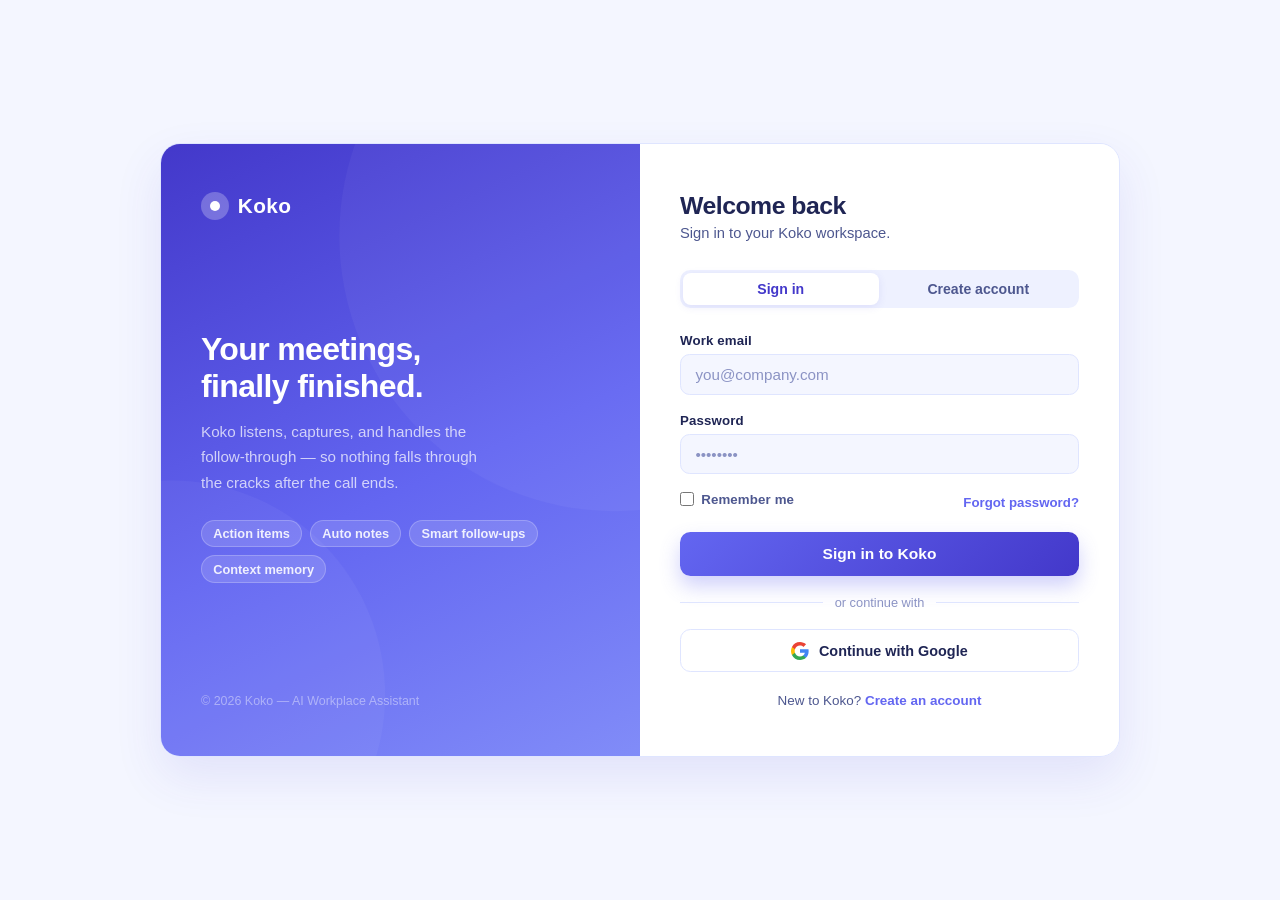
<file: authentication_page.html>
<!DOCTYPE html>
<html lang="en">
<head>
    <meta charset="UTF-8">
    <meta name="viewport" content="width=device-width, initial-scale=1.0">
    <title>Sign in — Koko</title>
    <style>
        *, *::before, *::after { box-sizing: border-box; margin: 0; padding: 0; }

        :root {
            --primary: #6366f1;
            --primary-dark: #4338ca;
            --primary-soft: #e8eaff;
            --text-primary: #1f2554;
            --text-secondary: #4d578f;
            --text-muted: #8b93c4;
            --bg: #f4f6ff;
            --surface: #ffffff;
            --surface-soft: #eef1ff;
            --border: #dfe5ff;
            --border-focus: #6366f1;
            --danger: #ef4444;
            --shadow-card: 0 20px 48px rgba(67, 56, 202, 0.10);
            --shadow-btn: 0 10px 20px rgba(99, 102, 241, 0.30);
        }

        body {
            font-family: -apple-system, BlinkMacSystemFont, "Segoe UI", "Roboto", sans-serif;
            background: var(--bg);
            color: var(--text-primary);
            min-height: 100vh;
            display: grid;
            place-items: center;
            padding: 1.5rem;
        }

        /* ── Layout shell ── */
        .shell {
            display: grid;
            grid-template-columns: 1fr 1fr;
            width: min(960px, 100%);
            min-height: 560px;
            border-radius: 1.25rem;
            overflow: hidden;
            box-shadow: var(--shadow-card);
            border: 1px solid var(--border);
        }

        /* ── Left panel ── */
        .left {
            background: linear-gradient(155deg, #4338ca 0%, #6366f1 55%, #818cf8 100%);
            padding: 3rem 2.5rem;
            display: flex;
            flex-direction: column;
            justify-content: space-between;
            position: relative;
            overflow: hidden;
        }

        .left::before {
            content: "";
            position: absolute;
            inset: 0;
            background: url("data:image/svg+xml,%3Csvg width='400' height='400' viewBox='0 0 400 400' fill='none' xmlns='http://www.w3.org/2000/svg'%3E%3Ccircle cx='340' cy='60' r='180' fill='%23ffffff' fill-opacity='0.04'/%3E%3Ccircle cx='50' cy='360' r='140' fill='%23ffffff' fill-opacity='0.04'/%3E%3C/svg%3E") no-repeat center;
            background-size: cover;
            pointer-events: none;
        }

        .left-brand {
            font-size: 1.3rem;
            font-weight: 700;
            color: #fff;
            letter-spacing: 0.02em;
            display: flex;
            align-items: center;
            gap: 0.55rem;
        }

        /* Pulse ring — the signature element */
        .pulse-mark {
            width: 28px;
            height: 28px;
            border-radius: 50%;
            background: rgba(255,255,255,0.25);
            position: relative;
            display: flex;
            align-items: center;
            justify-content: center;
            flex-shrink: 0;
        }

        .pulse-mark::before,
        .pulse-mark::after {
            content: "";
            position: absolute;
            border-radius: 50%;
            border: 1.5px solid rgba(255,255,255,0.5);
            animation: pulse-ring 2.2s cubic-bezier(0.4, 0, 0.6, 1) infinite;
        }

        .pulse-mark::after { animation-delay: 1.1s; }

        @keyframes pulse-ring {
            0%   { width: 28px; height: 28px; opacity: 0.7; }
            100% { width: 64px; height: 64px; opacity: 0; }
        }

        .pulse-dot {
            width: 10px;
            height: 10px;
            border-radius: 50%;
            background: #fff;
            position: relative;
            z-index: 1;
        }

        .left-body {
            flex: 1;
            display: flex;
            flex-direction: column;
            justify-content: center;
            padding: 2rem 0;
        }

        .left-body h2 {
            font-size: clamp(1.5rem, 3vw, 2rem);
            color: #fff;
            font-weight: 700;
            line-height: 1.15;
            letter-spacing: -0.02em;
            margin-bottom: 0.9rem;
        }

        .left-body p {
            color: rgba(255,255,255,0.72);
            font-size: 0.95rem;
            line-height: 1.65;
            max-width: 34ch;
        }

        .feature-pills {
            display: flex;
            flex-wrap: wrap;
            gap: 0.5rem;
            margin-top: 1.6rem;
        }

        .fp {
            background: rgba(255,255,255,0.14);
            border: 1px solid rgba(255,255,255,0.22);
            color: rgba(255,255,255,0.88);
            font-size: 0.8rem;
            font-weight: 600;
            padding: 0.32rem 0.7rem;
            border-radius: 999px;
        }

        .left-footer {
            color: rgba(255,255,255,0.42);
            font-size: 0.78rem;
        }

        /* ── Right panel ── */
        .right {
            background: var(--surface);
            padding: 3rem 2.5rem;
            display: flex;
            flex-direction: column;
            justify-content: center;
        }

        .form-head {
            margin-bottom: 1.8rem;
        }

        .form-head h1 {
            font-size: 1.55rem;
            font-weight: 700;
            letter-spacing: -0.02em;
            margin-bottom: 0.3rem;
        }

        .form-head p {
            color: var(--text-secondary);
            font-size: 0.92rem;
        }

        /* Tab switcher */
        .tabs {
            display: flex;
            background: var(--surface-soft);
            border-radius: 0.65rem;
            padding: 3px;
            margin-bottom: 1.6rem;
            gap: 2px;
        }

        .tab {
            flex: 1;
            padding: 0.5rem;
            border: none;
            border-radius: 0.5rem;
            background: transparent;
            color: var(--text-secondary);
            font-size: 0.88rem;
            font-weight: 600;
            cursor: pointer;
            transition: background 0.18s, color 0.18s, box-shadow 0.18s;
        }

        .tab.active {
            background: var(--surface);
            color: var(--primary-dark);
            box-shadow: 0 2px 8px rgba(67,56,202,0.1);
        }

        /* Form fields */
        .field {
            margin-bottom: 1.1rem;
        }

        label {
            display: block;
            font-size: 0.83rem;
            font-weight: 600;
            color: var(--text-primary);
            margin-bottom: 0.38rem;
            letter-spacing: 0.01em;
        }

        input[type="text"],
        input[type="email"],
        input[type="password"] {
            width: 100%;
            padding: 0.68rem 0.9rem;
            border: 1.5px solid var(--border);
            border-radius: 0.6rem;
            font-size: 0.95rem;
            color: var(--text-primary);
            background: var(--bg);
            outline: none;
            transition: border-color 0.18s, box-shadow 0.18s;
            font-family: inherit;
        }

        input:focus {
            border-color: var(--border-focus);
            box-shadow: 0 0 0 3px rgba(99,102,241,0.12);
            background: #fff;
        }

        input::placeholder { color: var(--text-muted); }

        .field-row {
            display: grid;
            grid-template-columns: 1fr 1fr;
            gap: 0.75rem;
        }

        .aux-row {
            display: flex;
            justify-content: space-between;
            align-items: center;
            margin-bottom: 1.2rem;
        }

        .checkbox-label {
            display: flex;
            align-items: center;
            gap: 0.45rem;
            font-size: 0.83rem;
            color: var(--text-secondary);
            cursor: pointer;
        }

        .checkbox-label input[type="checkbox"] {
            width: 14px;
            height: 14px;
            accent-color: var(--primary);
        }

        .forgot {
            font-size: 0.83rem;
            color: var(--primary);
            font-weight: 600;
            cursor: pointer;
            border: none;
            background: none;
            padding: 0;
        }

        .forgot:hover { color: var(--primary-dark); text-decoration: underline; }

        /* Submit */
        .btn-submit {
            width: 100%;
            padding: 0.8rem;
            background: linear-gradient(135deg, var(--primary) 0%, var(--primary-dark) 100%);
            color: #fff;
            border: none;
            border-radius: 0.65rem;
            font-size: 0.97rem;
            font-weight: 700;
            cursor: pointer;
            box-shadow: var(--shadow-btn);
            transition: transform 0.18s, box-shadow 0.18s;
            font-family: inherit;
        }

        .btn-submit:hover {
            transform: translateY(-1px);
            box-shadow: 0 14px 26px rgba(99,102,241,0.36);
        }

        .btn-submit:active { transform: translateY(0); }

        /* Divider */
        .divider {
            display: flex;
            align-items: center;
            gap: 0.75rem;
            margin: 1.2rem 0;
            color: var(--text-muted);
            font-size: 0.8rem;
        }

        .divider::before,
        .divider::after {
            content: "";
            flex: 1;
            height: 1px;
            background: var(--border);
        }

        /* SSO button */
        .btn-sso {
            width: 100%;
            padding: 0.72rem;
            border: 1.5px solid var(--border);
            border-radius: 0.65rem;
            background: var(--surface);
            color: var(--text-primary);
            font-size: 0.9rem;
            font-weight: 600;
            cursor: pointer;
            display: flex;
            align-items: center;
            justify-content: center;
            gap: 0.6rem;
            transition: background 0.18s, border-color 0.18s, transform 0.18s;
            font-family: inherit;
        }

        .btn-sso:hover {
            background: var(--surface-soft);
            border-color: #c7d0ff;
            transform: translateY(-1px);
        }

        .google-icon {
            width: 18px;
            height: 18px;
            flex-shrink: 0;
        }

        /* Signup link */
        .switch-prompt {
            margin-top: 1.3rem;
            text-align: center;
            font-size: 0.84rem;
            color: var(--text-secondary);
        }

        .switch-prompt button {
            background: none;
            border: none;
            color: var(--primary);
            font-weight: 600;
            cursor: pointer;
            font-size: inherit;
            padding: 0;
        }

        .switch-prompt button:hover { text-decoration: underline; }

        /* Panel visibility */
        .panel { display: none; }
        .panel.active { display: block; }

        /* Focus */
        button:focus-visible,
        input:focus-visible {
            outline: 3px solid rgba(99,102,241,0.35);
            outline-offset: 2px;
        }

        /* Success state */
        .success-msg {
            background: #f0fdf4;
            border: 1px solid #bbf7d0;
            border-radius: 0.6rem;
            padding: 0.75rem 1rem;
            color: #166534;
            font-size: 0.88rem;
            font-weight: 600;
            display: none;
            margin-bottom: 1rem;
        }

        /* Reduced motion */
        @media (prefers-reduced-motion: reduce) {
            .pulse-mark::before,
            .pulse-mark::after { animation: none; }
            * { transition-duration: 0.01ms !important; }
        }

        /* Mobile */
        @media (max-width: 640px) {
            body { padding: 1rem; align-items: flex-start; }
            .shell { grid-template-columns: 1fr; min-height: auto; border-radius: 1rem; }
            .left { padding: 2rem 1.5rem; min-height: 200px; }
            .left-body h2 { font-size: 1.35rem; }
            .left-footer { display: none; }
            .right { padding: 2rem 1.5rem; }
            .field-row { grid-template-columns: 1fr; }
        }
    </style>
</head>
<body>

<div class="shell">

    <!-- ── Left brand panel ── -->
    <div class="left">
        <div class="left-brand">
            <div class="pulse-mark"><div class="pulse-dot"></div></div>
            Koko
        </div>

        <div class="left-body">
            <h2>Your meetings,<br>finally finished.</h2>
            <p>Koko listens, captures, and handles the follow-through — so nothing falls through the cracks after the call ends.</p>
            <div class="feature-pills">
                <span class="fp">Action items</span>
                <span class="fp">Auto notes</span>
                <span class="fp">Smart follow-ups</span>
                <span class="fp">Context memory</span>
            </div>
        </div>

        <p class="left-footer">© 2026 Koko — AI Workplace Assistant</p>
    </div>

    <!-- ── Right auth panel ── -->
    <div class="right">
        <div class="form-head">
            <h1 id="form-title">Welcome back</h1>
            <p id="form-sub">Sign in to your Koko workspace.</p>
        </div>

        <!-- Tab switcher -->
        <div class="tabs" role="tablist">
            <button class="tab active" id="tab-signin" role="tab" aria-selected="true" aria-controls="panel-signin" onclick="switchTab('signin')">Sign in</button>
            <button class="tab"         id="tab-signup" role="tab" aria-selected="false" aria-controls="panel-signup" onclick="switchTab('signup')">Create account</button>
        </div>

        <div id="success-msg" class="success-msg">Account created! Check your email to confirm.</div>

        <!-- Sign-in panel -->
        <div id="panel-signin" class="panel active" role="tabpanel" aria-labelledby="tab-signin">
            <div class="field">
                <label for="signin-email">Work email</label>
                <input type="email" id="signin-email" placeholder="you@company.com" autocomplete="email">
            </div>
            <div class="field">
                <label for="signin-pass">Password</label>
                <input type="password" id="signin-pass" placeholder="••••••••" autocomplete="current-password">
            </div>

            <div class="aux-row">
                <label class="checkbox-label">
                    <input type="checkbox" id="remember"> Remember me
                </label>
                <button class="forgot" type="button" onclick="handleForgot()">Forgot password?</button>
            </div>

            <button class="btn-submit" onclick="handleSignIn()">Sign in to Koko</button>

            <div class="divider">or continue with</div>

            <button class="btn-sso" onclick="handleGoogle()">
                <svg class="google-icon" viewBox="0 0 18 18" fill="none" xmlns="http://www.w3.org/2000/svg">
                    <path d="M17.64 9.2c0-.637-.057-1.251-.164-1.84H9v3.481h4.844c-.209 1.125-.843 2.078-1.796 2.717v2.258h2.908c1.702-1.567 2.684-3.875 2.684-6.615z" fill="#4285F4"/>
                    <path d="M9 18c2.43 0 4.467-.806 5.956-2.18l-2.908-2.259c-.806.54-1.837.86-3.048.86-2.344 0-4.328-1.584-5.036-3.711H.957v2.332A8.997 8.997 0 0 0 9 18z" fill="#34A853"/>
                    <path d="M3.964 10.71A5.41 5.41 0 0 1 3.682 9c0-.593.102-1.17.282-1.71V4.958H.957A8.996 8.996 0 0 0 0 9c0 1.452.348 2.827.957 4.042l3.007-2.332z" fill="#FBBC05"/>
                    <path d="M9 3.58c1.321 0 2.508.454 3.44 1.345l2.582-2.58C13.463.891 11.426 0 9 0A8.997 8.997 0 0 0 .957 4.958L3.964 7.29C4.672 5.163 6.656 3.58 9 3.58z" fill="#EA4335"/>
                </svg>
                Continue with Google
            </button>

            <p class="switch-prompt">
                New to Koko? <button onclick="switchTab('signup')">Create an account</button>
            </p>
        </div>

        <!-- Sign-up panel -->
        <div id="panel-signup" class="panel" role="tabpanel" aria-labelledby="tab-signup">
            <div class="field-row">
                <div class="field">
                    <label for="first-name">First name</label>
                    <input type="text" id="first-name" placeholder="Ada" autocomplete="given-name">
                </div>
                <div class="field">
                    <label for="last-name">Last name</label>
                    <input type="text" id="last-name" placeholder="Lovelace" autocomplete="family-name">
                </div>
            </div>
            <div class="field">
                <label for="signup-email">Work email</label>
                <input type="email" id="signup-email" placeholder="you@company.com" autocomplete="email">
            </div>
            <div class="field">
                <label for="signup-pass">Password</label>
                <input type="password" id="signup-pass" placeholder="Min. 8 characters" autocomplete="new-password">
            </div>

            <button class="btn-submit" onclick="handleSignUp()">Create account</button>

            <div class="divider">or sign up with</div>

            <button class="btn-sso" onclick="handleGoogle()">
                <svg class="google-icon" viewBox="0 0 18 18" fill="none" xmlns="http://www.w3.org/2000/svg">
                    <path d="M17.64 9.2c0-.637-.057-1.251-.164-1.84H9v3.481h4.844c-.209 1.125-.843 2.078-1.796 2.717v2.258h2.908c1.702-1.567 2.684-3.875 2.684-6.615z" fill="#4285F4"/>
                    <path d="M9 18c2.43 0 4.467-.806 5.956-2.18l-2.908-2.259c-.806.54-1.837.86-3.048.86-2.344 0-4.328-1.584-5.036-3.711H.957v2.332A8.997 8.997 0 0 0 9 18z" fill="#34A853"/>
                    <path d="M3.964 10.71A5.41 5.41 0 0 1 3.682 9c0-.593.102-1.17.282-1.71V4.958H.957A8.996 8.996 0 0 0 0 9c0 1.452.348 2.827.957 4.042l3.007-2.332z" fill="#FBBC05"/>
                    <path d="M9 3.58c1.321 0 2.508.454 3.44 1.345l2.582-2.58C13.463.891 11.426 0 9 0A8.997 8.997 0 0 0 .957 4.958L3.964 7.29C4.672 5.163 6.656 3.58 9 3.58z" fill="#EA4335"/>
                </svg>
                Continue with Google
            </button>

            <p class="switch-prompt">
                Already have an account? <button onclick="switchTab('signin')">Sign in</button>
            </p>
        </div>
    </div>

</div>

<script>
    function switchTab(tab) {
        const isSignin = tab === 'signin';

        document.getElementById('tab-signin').classList.toggle('active', isSignin);
        document.getElementById('tab-signup').classList.toggle('active', !isSignin);
        document.getElementById('tab-signin').setAttribute('aria-selected', isSignin);
        document.getElementById('tab-signup').setAttribute('aria-selected', !isSignin);

        document.getElementById('panel-signin').classList.toggle('active', isSignin);
        document.getElementById('panel-signup').classList.toggle('active', !isSignin);

        document.getElementById('form-title').textContent = isSignin ? 'Welcome back' : 'Create your account';
        document.getElementById('form-sub').textContent   = isSignin ? 'Sign in to your Koko workspace.' : 'Start automating your post-meeting work.';
        document.getElementById('success-msg').style.display = 'none';
    }

    function handleSignIn() {
        const email = document.getElementById('signin-email').value.trim();
        const pass  = document.getElementById('signin-pass').value;
        if (!email || !pass) { alert('Please enter your email and password.'); return; }
        alert('Signing you in… (connect your auth backend here)');
    }

    function handleSignUp() {
        const first = document.getElementById('first-name').value.trim();
        const email = document.getElementById('signup-email').value.trim();
        const pass  = document.getElementById('signup-pass').value;
        if (!first || !email || !pass) { alert('Please fill in all fields.'); return; }
        if (pass.length < 8) { alert('Password must be at least 8 characters.'); return; }
        document.getElementById('success-msg').style.display = 'block';
    }

    function handleGoogle() {
        alert('Google OAuth — connect your provider here.');
    }

    function handleForgot() {
        const email = document.getElementById('signin-email').value.trim();
        const msg = email ? `Reset link sent to ${email}` : 'Enter your email above, then click Forgot password.';
        alert(msg);
    }
</script>

</body>
</html>
</file>
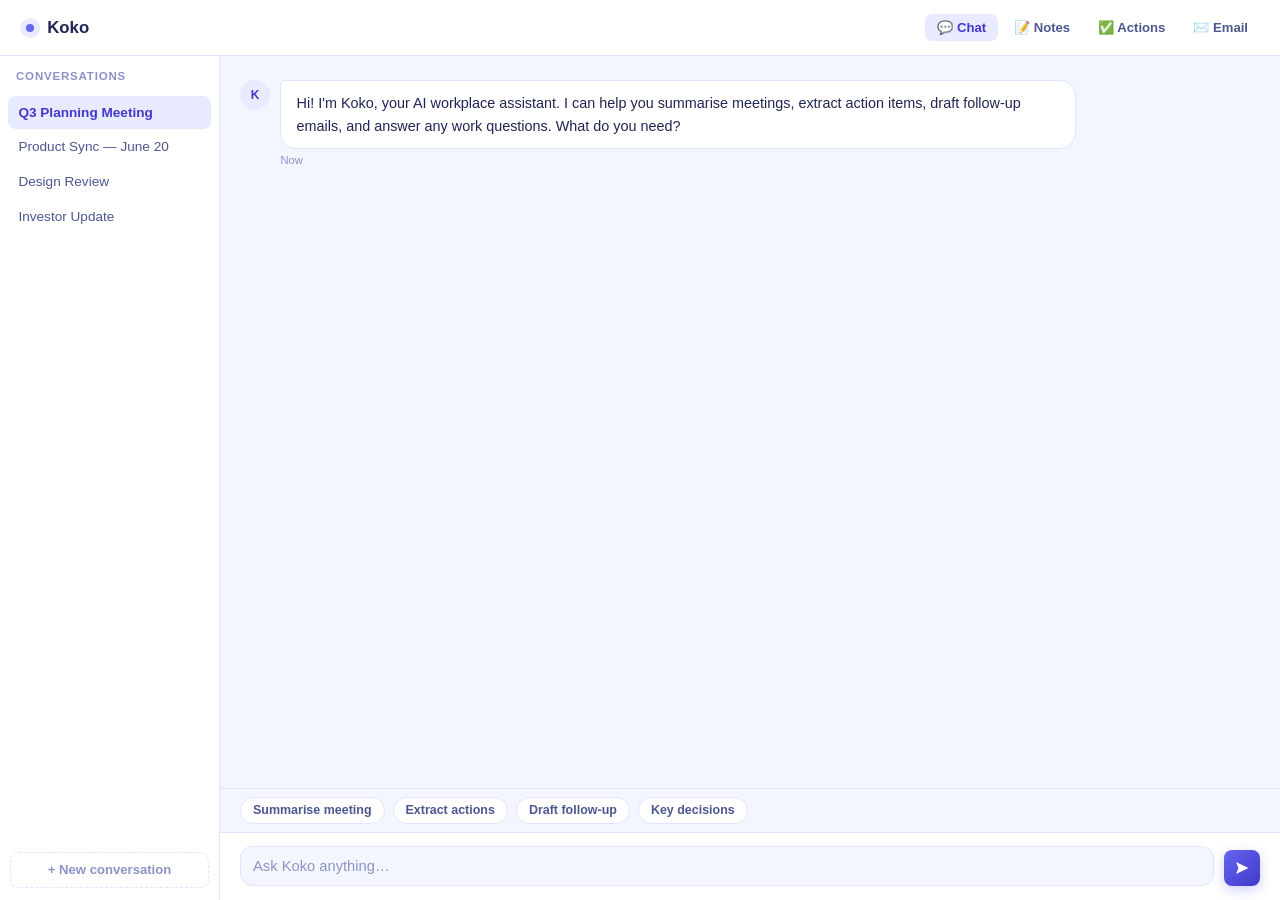
<file: koko-v1-chat.html>
<!DOCTYPE html>
<html lang="en">
<head>
<meta charset="UTF-8">
<meta name="viewport" content="width=device-width, initial-scale=1.0">
<title>Koko — Chat</title>
<style>
*,*::before,*::after{box-sizing:border-box;margin:0;padding:0}
:root{
  --p:#6366f1;--pd:#4338ca;--ps:#e8eaff;
  --t1:#1f2554;--t2:#4d578f;--tm:#8b93c4;
  --bg:#f4f6ff;--s:#fff;--ss:#eef1ff;--b:#dfe5ff;
  --sh:0 14px 36px rgba(67,56,202,.10);
}
html,body{height:100%}
body{font-family:-apple-system,BlinkMacSystemFont,"Segoe UI",Roboto,sans-serif;background:var(--bg);color:var(--t1);display:flex;flex-direction:column}

/* NAV */
.nav{background:var(--s);border-bottom:1px solid var(--b);padding:0 1.25rem;height:56px;display:flex;align-items:center;justify-content:space-between;flex-shrink:0}
.brand{font-weight:800;font-size:1.05rem;display:flex;align-items:center;gap:.45rem;color:var(--t1)}
.pulse{width:20px;height:20px;border-radius:50%;background:var(--ps);position:relative;display:flex;align-items:center;justify-content:center}
.pulse::after{content:"";width:8px;height:8px;border-radius:50%;background:var(--p);position:absolute}
.nav-tabs{display:flex;gap:.25rem}
.ntab{padding:.38rem .75rem;border-radius:.45rem;border:none;background:transparent;font-size:.82rem;font-weight:600;color:var(--t2);cursor:pointer;font-family:inherit;transition:background .15s,color .15s}
.ntab.active{background:var(--ps);color:var(--pd)}

/* LAYOUT */
.layout{display:flex;flex:1;overflow:hidden}

/* SIDEBAR */
.sidebar{width:220px;background:var(--s);border-right:1px solid var(--b);display:flex;flex-direction:column;flex-shrink:0}
.sidebar-head{padding:.9rem 1rem .6rem;font-size:.72rem;font-weight:700;color:var(--tm);letter-spacing:.07em;text-transform:uppercase}
.convo-list{flex:1;overflow-y:auto;padding:.25rem .5rem}
.convo{padding:.55rem .65rem;border-radius:.5rem;cursor:pointer;font-size:.85rem;color:var(--t2);transition:background .15s;white-space:nowrap;overflow:hidden;text-overflow:ellipsis;margin-bottom:2px}
.convo:hover{background:var(--ss)}
.convo.active{background:var(--ps);color:var(--pd);font-weight:600}
.sidebar-btn{margin:.75rem .6rem;padding:.6rem;border-radius:.55rem;border:1.5px dashed var(--b);background:none;color:var(--tm);font-size:.82rem;font-weight:600;cursor:pointer;font-family:inherit;transition:border-color .15s,color .15s}
.sidebar-btn:hover{border-color:var(--p);color:var(--p)}

/* CHAT AREA */
.chat-area{flex:1;display:flex;flex-direction:column;overflow:hidden}
.messages{flex:1;overflow-y:auto;padding:1.5rem 1.25rem;display:flex;flex-direction:column;gap:.9rem}
.msg{display:flex;gap:.65rem;align-items:flex-start;max-width:82%}
.msg.user{align-self:flex-end;flex-direction:row-reverse}
.avatar{width:30px;height:30px;border-radius:50%;flex-shrink:0;display:flex;align-items:center;justify-content:center;font-size:.75rem;font-weight:700}
.avatar.koko{background:var(--ps);color:var(--pd)}
.avatar.user{background:var(--p);color:#fff}
.bubble{padding:.7rem .95rem;border-radius:1rem;font-size:.9rem;line-height:1.55;max-width:100%}
.msg.koko .bubble{background:var(--s);border:1px solid var(--b);color:var(--t1);border-top-left-radius:.25rem}
.msg.user .bubble{background:linear-gradient(135deg,var(--p),var(--pd));color:#fff;border-top-right-radius:.25rem}
.msg-time{font-size:.7rem;color:var(--tm);margin-top:.3rem;text-align:right}
.msg.koko .msg-time{text-align:left}

/* Typing indicator */
.typing-dots{display:flex;gap:4px;padding:.5rem .3rem}
.typing-dots span{width:7px;height:7px;border-radius:50%;background:var(--tm);animation:td .9s ease-in-out infinite}
.typing-dots span:nth-child(2){animation-delay:.15s}
.typing-dots span:nth-child(3){animation-delay:.3s}
@keyframes td{0%,80%,100%{transform:scale(.6);opacity:.4}40%{transform:scale(1);opacity:1}}

/* Quick actions */
.quick-actions{padding:.5rem 1.25rem;display:flex;gap:.5rem;flex-wrap:wrap;border-top:1px solid var(--b)}
.qa{padding:.35rem .75rem;border-radius:999px;border:1px solid var(--b);background:var(--s);font-size:.78rem;font-weight:600;color:var(--t2);cursor:pointer;transition:background .15s,border-color .15s,color .15s;white-space:nowrap}
.qa:hover{background:var(--ps);border-color:var(--p);color:var(--pd)}

/* INPUT */
.input-bar{padding:.85rem 1.25rem;border-top:1px solid var(--b);display:flex;gap:.6rem;align-items:flex-end;background:var(--s)}
.input-wrap{flex:1;background:var(--bg);border:1.5px solid var(--b);border-radius:.75rem;display:flex;align-items:flex-end;padding:.5rem .75rem;gap:.5rem;transition:border-color .18s,box-shadow .18s}
.input-wrap:focus-within{border-color:var(--p);box-shadow:0 0 0 3px rgba(99,102,241,.1)}
textarea{flex:1;border:none;background:transparent;font-size:.92rem;font-family:inherit;color:var(--t1);resize:none;outline:none;line-height:1.5;max-height:120px}
textarea::placeholder{color:var(--tm)}
.send-btn{width:36px;height:36px;border-radius:.5rem;background:linear-gradient(135deg,var(--p),var(--pd));border:none;cursor:pointer;display:flex;align-items:center;justify-content:center;flex-shrink:0;transition:transform .15s,box-shadow .15s;box-shadow:0 4px 12px rgba(99,102,241,.3)}
.send-btn:hover{transform:translateY(-1px);box-shadow:0 6px 16px rgba(99,102,241,.38)}
.send-btn svg{fill:#fff}

/* PANELS */
.panel-view{flex:1;display:flex;flex-direction:column;overflow:hidden}
.panel-view.hidden{display:none}
.panel-content{flex:1;overflow-y:auto;padding:1.5rem 1.25rem}
.panel-title{font-size:1.1rem;font-weight:800;color:var(--t1);margin-bottom:1rem;letter-spacing:-.02em}
.card{background:var(--s);border:1px solid var(--b);border-radius:.85rem;padding:1rem 1.1rem;margin-bottom:.85rem}
.card h3{font-size:.88rem;font-weight:700;color:var(--pd);margin-bottom:.5rem}
.card p,.card li{font-size:.87rem;color:var(--t2);line-height:1.6}
.card ul{padding-left:1rem}
.card li{margin-bottom:.3rem}
.tag{display:inline-flex;align-items:center;gap:.3rem;padding:.22rem .55rem;border-radius:999px;background:var(--ps);color:var(--pd);font-size:.73rem;font-weight:700;margin:.2rem .2rem 0 0}
.email-preview{background:var(--bg);border:1px solid var(--b);border-radius:.6rem;padding:.9rem;font-size:.85rem;color:var(--t2);white-space:pre-wrap;line-height:1.7;margin-top:.5rem}
.copy-btn{margin-top:.65rem;padding:.45rem .9rem;border-radius:.5rem;border:1px solid var(--b);background:var(--s);font-size:.8rem;font-weight:600;color:var(--t2);cursor:pointer;transition:background .15s}
.copy-btn:hover{background:var(--ss)}
.action-item{display:flex;align-items:flex-start;gap:.65rem;padding:.6rem 0;border-bottom:1px solid var(--b)}
.action-item:last-child{border-bottom:none}
.ai-check{width:18px;height:18px;border-radius:.3rem;border:2px solid var(--b);flex-shrink:0;cursor:pointer;margin-top:2px;transition:background .15s,border-color .15s}
.ai-check.done{background:var(--p);border-color:var(--p)}
.ai-text{font-size:.87rem;color:var(--t2)}
.ai-text.done{text-decoration:line-through;color:var(--tm)}
.spinner{width:20px;height:20px;border:2.5px solid var(--b);border-top-color:var(--p);border-radius:50%;animation:spin .7s linear infinite;display:inline-block}
@keyframes spin{to{transform:rotate(360deg)}}

@media(max-width:640px){.sidebar{display:none}.send-btn{width:32px;height:32px}}
</style>
</head>
<body>
<nav class="nav">
  <div class="brand"><div class="pulse"></div> Koko</div>
  <div class="nav-tabs">
    <button class="ntab active" onclick="showView('chat')">💬 Chat</button>
    <button class="ntab" onclick="showView('notes')">📝 Notes</button>
    <button class="ntab" onclick="showView('actions')">✅ Actions</button>
    <button class="ntab" onclick="showView('email')">✉️ Email</button>
  </div>
</nav>

<div class="layout">
  <aside class="sidebar">
    <div class="sidebar-head">Conversations</div>
    <div class="convo-list">
      <div class="convo active">Q3 Planning Meeting</div>
      <div class="convo">Product Sync — June 20</div>
      <div class="convo">Design Review</div>
      <div class="convo">Investor Update</div>
    </div>
    <button class="sidebar-btn" onclick="newChat()">+ New conversation</button>
  </aside>

  <!-- CHAT VIEW -->
  <div class="panel-view" id="view-chat">
    <div class="messages" id="messages">
      <div class="msg koko">
        <div class="avatar koko">K</div>
        <div>
          <div class="bubble">Hi! I'm Koko, your AI workplace assistant. I can help you summarise meetings, extract action items, draft follow-up emails, and answer any work questions. What do you need?</div>
          <div class="msg-time">Now</div>
        </div>
      </div>
    </div>

    <div class="quick-actions">
      <button class="qa" onclick="quickSend('Summarise my last meeting')">Summarise meeting</button>
      <button class="qa" onclick="quickSend('Extract action items from the discussion')">Extract actions</button>
      <button class="qa" onclick="quickSend('Draft a follow-up email for the team')">Draft follow-up</button>
      <button class="qa" onclick="quickSend('What decisions were made?')">Key decisions</button>
    </div>

    <div class="input-bar">
      <div class="input-wrap">
        <textarea id="msg-input" placeholder="Ask Koko anything…" rows="1" onkeydown="handleKey(event)" oninput="autoResize(this)"></textarea>
      </div>
      <button class="send-btn" onclick="sendMessage()" title="Send">
        <svg width="16" height="16" viewBox="0 0 16 16"><path d="M14.5 8L2 2l2.5 6H14.5zM2 14l12.5-6H4.5L2 14z"/></svg>
      </button>
    </div>
  </div>

  <!-- NOTES VIEW -->
  <div class="panel-view hidden" id="view-notes">
    <div class="panel-content">
      <div class="panel-title">Meeting Notes</div>
      <div id="notes-content">
        <div class="card">
          <h3>Q3 Planning Meeting · June 24, 2026</h3>
          <p style="margin-bottom:.6rem"><strong>Attendees:</strong> Sarah (PM), James (Eng), Amara (Design), Tunde (CEO)</p>
          <p>Discussed Q3 roadmap priorities. Team agreed to focus on voice transcription accuracy and email automation. Budget concerns raised around infrastructure costs. Tunde approved additional $15k for AWS.</p>
        </div>
        <div class="card">
          <h3>Key Decisions</h3>
          <ul>
            <li>Ship voice-to-notes feature by July 15</li>
            <li>Defer mobile app to Q4</li>
            <li>Hire one additional backend engineer</li>
            <li>Weekly syncs moved to Tuesdays</li>
          </ul>
        </div>
        <div class="card">
          <h3>Topics Covered</h3>
          <div>
            <span class="tag">Roadmap</span><span class="tag">Budget</span><span class="tag">Hiring</span><span class="tag">Infrastructure</span><span class="tag">Voice AI</span>
          </div>
        </div>
        <button class="copy-btn" onclick="generateNotes()">✨ Regenerate with AI</button>
      </div>
    </div>
  </div>

  <!-- ACTIONS VIEW -->
  <div class="panel-view hidden" id="view-actions">
    <div class="panel-content">
      <div class="panel-title">Action Items</div>
      <div id="actions-content">
        <div class="card">
          <h3>From Q3 Planning Meeting</h3>
          <div id="action-list"></div>
        </div>
        <button class="copy-btn" onclick="generateActions()">✨ Extract more with AI</button>
      </div>
    </div>
  </div>

  <!-- EMAIL VIEW -->
  <div class="panel-view hidden" id="view-email">
    <div class="panel-content">
      <div class="panel-title">Follow-up Email</div>
      <div id="email-content">
        <div class="card">
          <h3>Draft ready</h3>
          <div class="email-preview" id="email-body">Click "Generate email" to draft a follow-up based on your meeting notes.</div>
          <button class="copy-btn" onclick="generateEmail()">✨ Generate email with AI</button>
          <button class="copy-btn" onclick="copyEmail()" style="margin-left:.5rem">📋 Copy</button>
        </div>
      </div>
    </div>
  </div>
</div>

<script>
const API = "https://api.anthropic.com/v1/messages";
const MODEL = "claude-sonnet-4-6";

let conversationHistory = [];
let isLoading = false;

const ACTIONS = [
  {text:"James to finalise API spec by June 28",done:false},
  {text:"Amara to share revised design mockups",done:false},
  {text:"Sarah to post updated Q3 roadmap in Notion",done:true},
  {text:"Tunde to approve hiring JD by EOW",done:false},
  {text:"James to set up AWS cost alerts",done:false},
];

function renderActions(){
  const el = document.getElementById('action-list');
  el.innerHTML = ACTIONS.map((a,i)=>`
    <div class="action-item">
      <div class="ai-check ${a.done?'done':''}" onclick="toggleAction(${i})"></div>
      <div class="ai-text ${a.done?'done':''}">${a.text}</div>
    </div>`).join('');
}

function toggleAction(i){
  ACTIONS[i].done = !ACTIONS[i].done;
  renderActions();
}

function showView(v){
  document.querySelectorAll('.panel-view').forEach(el=>el.classList.add('hidden'));
  document.getElementById('view-'+v).classList.remove('hidden');
  document.querySelectorAll('.ntab').forEach((t,i)=>{
    t.classList.toggle('active',['chat','notes','actions','email'][i]===v);
  });
}

function now(){return new Date().toLocaleTimeString([],{hour:'2-digit',minute:'2-digit'})}

function appendMsg(role,text){
  const el=document.getElementById('messages');
  const isUser=role==='user';
  const div=document.createElement('div');
  div.className=`msg ${isUser?'user':'koko'}`;
  div.innerHTML=`
    <div class="avatar ${isUser?'user':'koko'}">${isUser?'U':'K'}</div>
    <div>
      <div class="bubble">${text.replace(/\n/g,'<br>')}</div>
      <div class="msg-time">${now()}</div>
    </div>`;
  el.appendChild(div);
  el.scrollTop=el.scrollHeight;
  return div;
}

function showTyping(){
  const el=document.getElementById('messages');
  const div=document.createElement('div');
  div.className='msg koko';div.id='typing-indicator';
  div.innerHTML=`<div class="avatar koko">K</div><div class="bubble"><div class="typing-dots"><span></span><span></span><span></span></div></div>`;
  el.appendChild(div);el.scrollTop=el.scrollHeight;
}

function hideTyping(){const t=document.getElementById('typing-indicator');if(t)t.remove();}

async function callAPI(messages, systemPrompt){
  const res = await fetch(API,{
    method:'POST',
    headers:{'Content-Type':'application/json'},
    body:JSON.stringify({model:MODEL,max_tokens:1000,system:systemPrompt,messages})
  });
  const data=await res.json();
  return data.content?.[0]?.text||'Sorry, I had trouble responding.';
}

async function sendMessage(text){
  if(isLoading)return;
  const inp=document.getElementById('msg-input');
  const msg=(text||inp.value).trim();
  if(!msg)return;
  inp.value='';inp.style.height='auto';
  appendMsg('user',msg);
  conversationHistory.push({role:'user',content:msg});
  isLoading=true;showTyping();

  try{
    const reply=await callAPI(conversationHistory,
      `You are Koko, a sharp, helpful AI workplace assistant. You help with meeting notes, action items, follow-up emails, and work questions. Be concise and practical. Use markdown-style formatting sparingly.`);
    hideTyping();
    conversationHistory.push({role:'assistant',content:reply});
    appendMsg('koko',reply);
  }catch(e){hideTyping();appendMsg('koko','Something went wrong. Please try again.');}
  isLoading=false;
}

async function generateNotes(){
  const el=document.getElementById('notes-content');
  el.innerHTML='<div style="text-align:center;padding:2rem"><div class="spinner"></div><p style="margin-top:.75rem;font-size:.85rem;color:var(--tm)">Generating notes…</p></div>';
  const reply=await callAPI([{role:'user',content:'Generate structured meeting notes for a Q3 planning session. Include attendees, key decisions, topics discussed, and next steps. Make it realistic and detailed.'}],
    'You are Koko. Output clean meeting notes in plain text with clear sections. No markdown headers, use bold labels.');
  el.innerHTML=`<div class="card"><h3>Q3 Planning Meeting · Generated by Koko</h3><p style="white-space:pre-wrap;line-height:1.7;font-size:.87rem;color:var(--t2)">${reply}</p></div><button class="copy-btn" onclick="generateNotes()">✨ Regenerate</button>`;
}

async function generateActions(){
  const el=document.getElementById('action-list');
  el.innerHTML='<div style="padding:.75rem;text-align:center"><div class="spinner"></div></div>';
  const reply=await callAPI([{role:'user',content:'List 6 specific action items from a Q3 planning meeting as a JSON array of strings. Each should mention a person and deadline. Only return the JSON array, nothing else.'}],
    'You are Koko. Return only a valid JSON array of strings.');
  try{
    const items=JSON.parse(reply);
    items.forEach(t=>ACTIONS.push({text:t,done:false}));
    renderActions();
  }catch{renderActions();}
}

async function generateEmail(){
  const el=document.getElementById('email-body');
  el.textContent='Generating…';
  const reply=await callAPI([{role:'user',content:'Write a professional follow-up email after a Q3 planning meeting. Include a brief summary, key decisions, and next steps. Address it to the team.'}],
    'You are Koko. Write a concise, professional follow-up email. Include Subject line, greeting, body, and sign-off.');
  el.textContent=reply;
}

function copyEmail(){
  navigator.clipboard.writeText(document.getElementById('email-body').textContent);
  const b=event.target;b.textContent='✓ Copied!';setTimeout(()=>b.textContent='📋 Copy',2000);
}

function quickSend(t){showView('chat');sendMessage(t);}
function newChat(){conversationHistory=[];document.getElementById('messages').innerHTML='';appendMsg('koko','New conversation started. How can I help?');}
function handleKey(e){if(e.key==='Enter'&&!e.shiftKey){e.preventDefault();sendMessage();}}
function autoResize(t){t.style.height='auto';t.style.height=Math.min(t.scrollHeight,120)+'px';}

renderActions();
</script>
</body>
</html>
</file>
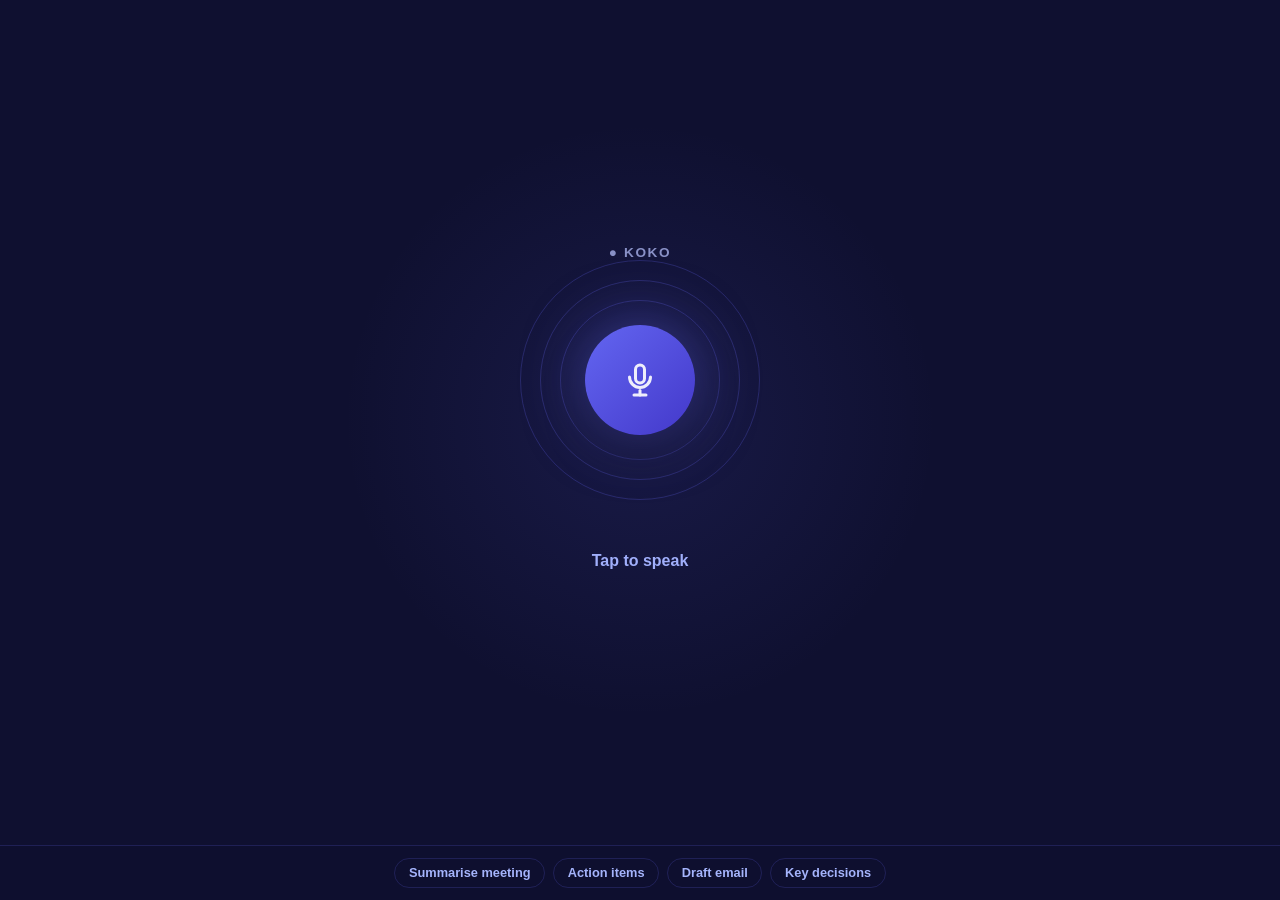
<file: koko-v2-voice.html>
<!DOCTYPE html>
<html lang="en">
<head>
<meta charset="UTF-8">
<meta name="viewport" content="width=device-width, initial-scale=1.0">
<title>Koko — Voice</title>
<style>
*,*::before,*::after{box-sizing:border-box;margin:0;padding:0}
:root{
  --p:#6366f1;--pd:#4338ca;--ps:#e8eaff;
  --t1:#1f2554;--t2:#4d578f;--tm:#8b93c4;
  --bg:#0f1030;--bg2:#161840;--s:#1c1f52;--b:rgba(99,102,241,.2);
}
html,body{height:100%;overflow:hidden}
body{font-family:-apple-system,BlinkMacSystemFont,"Segoe UI",Roboto,sans-serif;background:var(--bg);color:#e8eaff}

/* ORB / mic button */
.stage{display:flex;flex-direction:column;align-items:center;justify-content:center;height:100%;position:relative;overflow:hidden}

/* Ambient background glow */
.stage::before{content:"";position:absolute;width:600px;height:600px;border-radius:50%;background:radial-gradient(circle,rgba(99,102,241,.12) 0%,transparent 70%);top:50%;left:50%;transform:translate(-50%,-55%);pointer-events:none}

.koko-name{font-size:.85rem;font-weight:700;letter-spacing:.12em;text-transform:uppercase;color:var(--tm);margin-bottom:2.5rem}

.orb-wrap{position:relative;width:160px;height:160px;display:flex;align-items:center;justify-content:center;margin-bottom:2rem;cursor:pointer}

.ring{position:absolute;border-radius:50%;border:1.5px solid rgba(99,102,241,.25);animation:ring-pulse 2.5s ease-out infinite}
.ring:nth-child(1){width:160px;height:160px}
.ring:nth-child(2){width:200px;height:200px;animation-delay:.5s}
.ring:nth-child(3){width:240px;height:240px;animation-delay:1s}

@keyframes ring-pulse{
  0%{opacity:.6;transform:scale(.9)}
  100%{opacity:0;transform:scale(1.15)}
}

.orb{width:110px;height:110px;border-radius:50%;background:linear-gradient(135deg,var(--p) 0%,var(--pd) 100%);display:flex;align-items:center;justify-content:center;box-shadow:0 0 60px rgba(99,102,241,.5),0 20px 40px rgba(0,0,0,.4);transition:transform .2s,box-shadow .2s;position:relative;z-index:1}
.orb:hover{transform:scale(1.05);box-shadow:0 0 80px rgba(99,102,241,.65),0 20px 40px rgba(0,0,0,.4)}
.orb.listening{animation:orb-breathe 1.2s ease-in-out infinite;box-shadow:0 0 80px rgba(99,102,241,.7),0 0 120px rgba(99,102,241,.35),0 20px 40px rgba(0,0,0,.4)}
@keyframes orb-breathe{0%,100%{transform:scale(1)}50%{transform:scale(1.08)}}

.mic-icon{color:#fff;opacity:.9}

/* Waveform bars (shown while listening) */
.waveform{display:flex;align-items:center;gap:3px;height:36px;opacity:0;transition:opacity .3s}
.waveform.visible{opacity:1}
.wb{width:4px;border-radius:3px;background:var(--p);animation:wb 1s ease-in-out infinite alternate}
.wb:nth-child(1){--h:10px;animation-duration:.7s}
.wb:nth-child(2){--h:22px;animation-duration:.9s;animation-delay:.1s}
.wb:nth-child(3){--h:30px;animation-duration:.6s;animation-delay:.2s}
.wb:nth-child(4){--h:18px;animation-duration:1.1s;animation-delay:.05s}
.wb:nth-child(5){--h:34px;animation-duration:.8s;animation-delay:.15s}
.wb:nth-child(6){--h:24px;animation-duration:.75s;animation-delay:.25s}
.wb:nth-child(7){--h:14px;animation-duration:.95s;animation-delay:.1s}
@keyframes wb{from{height:calc(var(--h)*.3)}to{height:var(--h)}}

.status-text{font-size:1rem;font-weight:600;color:#a5b4fc;margin-top:1.5rem;min-height:1.4rem;text-align:center}
.transcript-preview{max-width:420px;text-align:center;font-size:.9rem;color:var(--tm);line-height:1.6;margin-top:.75rem;min-height:2.8rem;transition:opacity .3s;padding:0 1rem}

/* Response bubble */
.response-area{max-width:480px;width:90%;margin-top:1.5rem}
.response-bubble{background:var(--s);border:1px solid var(--b);border-radius:1rem;padding:1rem 1.2rem;font-size:.92rem;line-height:1.6;color:#c7d2fe;display:none;animation:fade-up .35s ease}
@keyframes fade-up{from{opacity:0;transform:translateY(8px)}to{opacity:1;transform:translateY(0)}}

/* Bottom tray */
.tray{position:fixed;bottom:0;left:0;right:0;background:rgba(15,16,48,.9);backdrop-filter:blur(12px);border-top:1px solid var(--b);padding:.75rem 1.25rem;display:flex;gap:.5rem;justify-content:center;flex-wrap:wrap}
.tray-btn{padding:.42rem .85rem;border-radius:999px;border:1px solid var(--b);background:transparent;color:#a5b4fc;font-size:.8rem;font-weight:600;cursor:pointer;transition:background .15s,color .15s;font-family:inherit}
.tray-btn:hover{background:rgba(99,102,241,.2);color:#e8eaff}

/* Output drawer */
.drawer{position:fixed;bottom:0;left:0;right:0;background:var(--bg2);border-top:1px solid var(--b);border-radius:1.2rem 1.2rem 0 0;padding:1.25rem 1.5rem 2rem;transform:translateY(100%);transition:transform .35s cubic-bezier(.4,0,.2,1);max-height:70vh;overflow-y:auto;z-index:10}
.drawer.open{transform:translateY(0)}
.drawer-handle{width:36px;height:4px;border-radius:2px;background:rgba(255,255,255,.15);margin:0 auto .9rem}
.drawer h3{font-size:.95rem;font-weight:700;color:#c7d2fe;margin-bottom:.75rem}
.drawer-body{font-size:.88rem;color:#a5b4fc;line-height:1.75;white-space:pre-wrap}
.close-drawer{position:absolute;top:.9rem;right:1.25rem;background:none;border:none;color:var(--tm);cursor:pointer;font-size:1rem}

.spinner{width:22px;height:22px;border:2.5px solid rgba(99,102,241,.3);border-top-color:var(--p);border-radius:50%;animation:spin .7s linear infinite}
@keyframes spin{to{transform:rotate(360deg)}}
</style>
</head>
<body>

<div class="stage">
  <p class="koko-name">● Koko</p>

  <div class="orb-wrap" id="orb-wrap" onclick="toggleListen()">
    <div class="ring"></div>
    <div class="ring"></div>
    <div class="ring"></div>
    <div class="orb" id="orb">
      <svg class="mic-icon" width="36" height="36" viewBox="0 0 24 24" fill="none" stroke="currentColor" stroke-width="2" stroke-linecap="round" stroke-linejoin="round">
        <rect x="9" y="2" width="6" height="12" rx="3"/>
        <path d="M5 10a7 7 0 0 0 14 0"/><line x1="12" y1="19" x2="12" y2="22"/><line x1="8" y1="22" x2="16" y2="22"/>
      </svg>
    </div>
  </div>

  <div class="waveform" id="waveform">
    <div class="wb"></div><div class="wb"></div><div class="wb"></div>
    <div class="wb"></div><div class="wb"></div><div class="wb"></div><div class="wb"></div>
  </div>

  <p class="status-text" id="status">Tap to speak</p>
  <p class="transcript-preview" id="transcript"></p>

  <div class="response-area">
    <div class="response-bubble" id="response"></div>
  </div>
</div>

<!-- Quick commands tray -->
<div class="tray">
  <button class="tray-btn" onclick="askKoko('Summarise my last meeting')">Summarise meeting</button>
  <button class="tray-btn" onclick="askKoko('What are my action items?')">Action items</button>
  <button class="tray-btn" onclick="askKoko('Draft a follow-up email for the team')">Draft email</button>
  <button class="tray-btn" onclick="askKoko('What decisions were made today?')">Key decisions</button>
</div>

<!-- Output drawer -->
<div class="drawer" id="drawer">
  <div class="drawer-handle"></div>
  <button class="close-drawer" onclick="closeDrawer()">✕</button>
  <h3 id="drawer-title">Koko's response</h3>
  <div class="drawer-body" id="drawer-body"></div>
</div>

<script>
const API="https://api.anthropic.com/v1/messages";
const MODEL="claude-sonnet-4-6";
let listening=false;
let recognition=null;
let transcript='';

function toggleListen(){
  if(listening){stopListening()}else{startListening()}
}

function startListening(){
  listening=true;
  document.getElementById('orb').classList.add('listening');
  document.getElementById('waveform').classList.add('visible');
  document.getElementById('status').textContent='Listening…';
  document.getElementById('transcript').textContent='';

  if('webkitSpeechRecognition' in window||'SpeechRecognition' in window){
    const SR=window.SpeechRecognition||window.webkitSpeechRecognition;
    recognition=new SR();
    recognition.continuous=false;recognition.interimResults=true;recognition.lang='en-US';
    recognition.onresult=e=>{
      transcript=Array.from(e.results).map(r=>r[0].transcript).join('');
      document.getElementById('transcript').textContent=transcript;
    };
    recognition.onend=()=>{if(transcript)processVoice(transcript);else stopListening();};
    recognition.start();
  } else {
    // Simulate if no speech API
    setTimeout(()=>{
      transcript="Summarise my last meeting and list action items";
      document.getElementById('transcript').textContent=transcript;
      stopListening();
    },2500);
  }
}

function stopListening(){
  listening=false;
  if(recognition){recognition.stop();recognition=null;}
  document.getElementById('orb').classList.remove('listening');
  document.getElementById('waveform').classList.remove('visible');
  document.getElementById('status').textContent='Tap to speak';
}

async function processVoice(text){
  document.getElementById('status').textContent='Processing…';
  const rb=document.getElementById('response');
  rb.innerHTML='<div class="spinner"></div>';rb.style.display='flex';rb.style.justifyContent='center';

  try{
    const res=await fetch(API,{method:'POST',headers:{'Content-Type':'application/json'},
      body:JSON.stringify({model:MODEL,max_tokens:1000,
        system:'You are Koko, an AI workplace assistant. The user is speaking to you. Give a concise, conversational spoken response (2-4 sentences max unless drafting an email). Be warm and direct.',
        messages:[{role:'user',content:text}]})});
    const data=await res.json();
    const reply=data.content?.[0]?.text||'Sorry, I had trouble.';
    rb.style.display='block';rb.textContent=reply;
    speak(reply);
    document.getElementById('status').textContent='Done';
    // If response is long, also show in drawer
    if(reply.length>200){openDrawer('Koko said',reply);}
  }catch(e){rb.style.display='block';rb.textContent='Something went wrong. Please try again.';}
  document.getElementById('transcript').textContent='';
  setTimeout(()=>document.getElementById('status').textContent='Tap to speak',3000);
}

async function askKoko(text){
  document.getElementById('transcript').textContent=text;
  await processVoice(text);
}

function speak(text){
  if('speechSynthesis' in window){
    window.speechSynthesis.cancel();
    const u=new SpeechSynthesisUtterance(text.substring(0,300));
    u.rate=1.05;u.pitch=1;
    const voices=window.speechSynthesis.getVoices();
    const preferred=voices.find(v=>v.name.includes('Samantha')||v.name.includes('Google UK English Female')||v.name.includes('Karen'));
    if(preferred)u.voice=preferred;
    window.speechSynthesis.speak(u);
  }
}

function openDrawer(title,body){
  document.getElementById('drawer-title').textContent=title;
  document.getElementById('drawer-body').textContent=body;
  document.getElementById('drawer').classList.add('open');
}

function closeDrawer(){document.getElementById('drawer').classList.remove('open');}
</script>
</body>
</html>
</file>
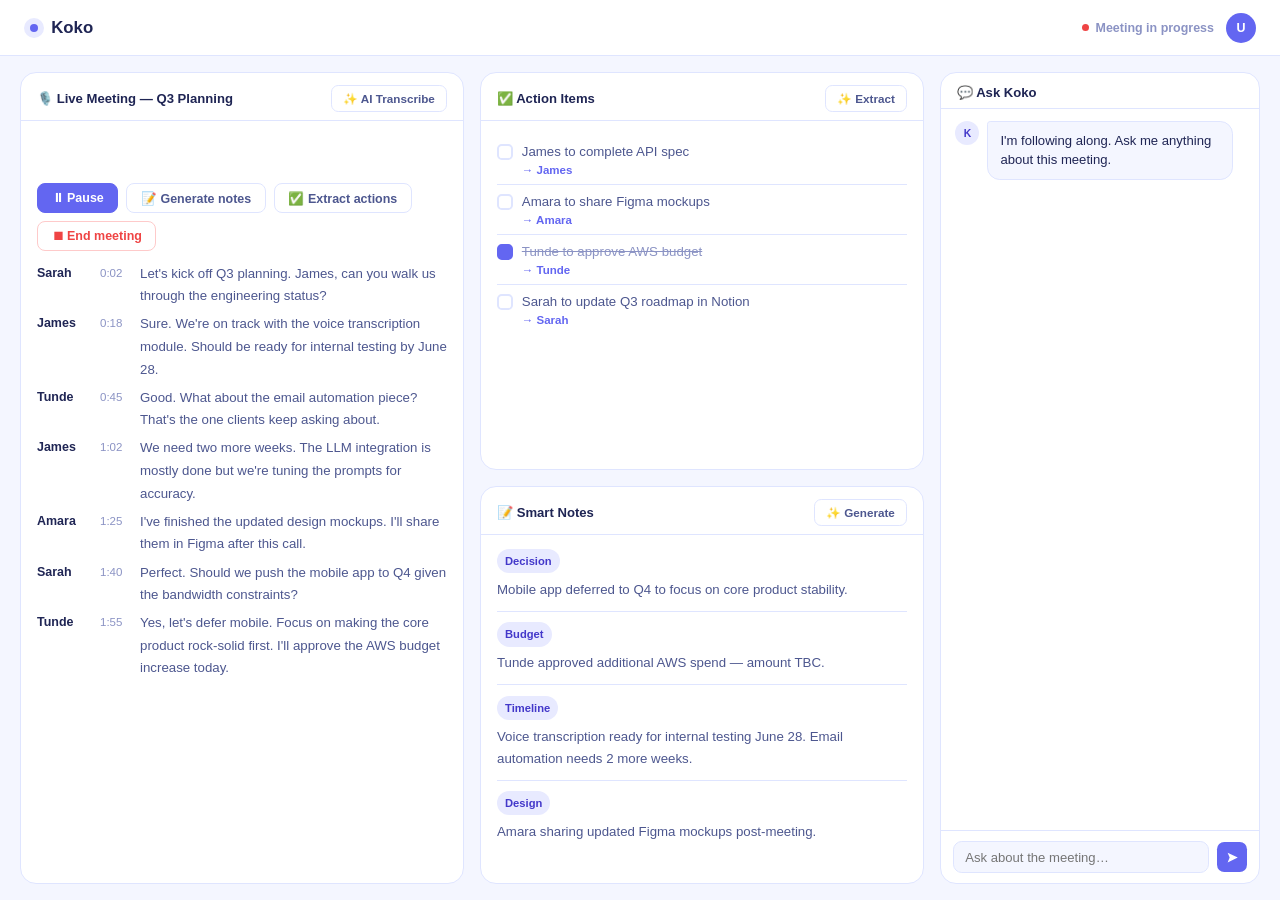
<file: koko-v3-dashboard.html>
<!DOCTYPE html>
<html lang="en">
<head>
<meta charset="UTF-8">
<meta name="viewport" content="width=device-width, initial-scale=1.0">
<title>Koko — Dashboard</title>
<style>
*,*::before,*::after{box-sizing:border-box;margin:0;padding:0}
:root{
  --p:#6366f1;--pd:#4338ca;--ps:#e8eaff;
  --t1:#1f2554;--t2:#4d578f;--tm:#8b93c4;
  --bg:#f4f6ff;--s:#fff;--ss:#eef1ff;--b:#dfe5ff;
}
html,body{height:100%;overflow:hidden}
body{font-family:-apple-system,BlinkMacSystemFont,"Segoe UI",Roboto,sans-serif;background:var(--bg);color:var(--t1);display:flex;flex-direction:column}

/* NAV */
.nav{background:var(--s);border-bottom:1px solid var(--b);padding:0 1.5rem;height:56px;display:flex;align-items:center;justify-content:space-between;flex-shrink:0}
.brand{font-weight:800;font-size:1.05rem;display:flex;align-items:center;gap:.45rem}
.pulse{width:20px;height:20px;border-radius:50%;background:var(--ps);position:relative;display:flex;align-items:center;justify-content:center}
.pulse::after{content:"";width:8px;height:8px;border-radius:50%;background:var(--p);position:absolute}
.nav-right{display:flex;align-items:center;gap:.75rem}
.status-badge{display:flex;align-items:center;gap:.4rem;font-size:.78rem;font-weight:600;color:var(--tm)}
.rec-dot{width:7px;height:7px;border-radius:50%;background:#ef4444;animation:blink 1.1s ease-in-out infinite}
@keyframes blink{0%,100%{opacity:1}50%{opacity:.3}}
.user-av{width:30px;height:30px;border-radius:50%;background:var(--p);color:#fff;font-size:.78rem;font-weight:700;display:flex;align-items:center;justify-content:center}

/* MAIN GRID */
.main{display:grid;grid-template-columns:1fr 1fr 320px;grid-template-rows:1fr 1fr;gap:1rem;padding:1rem 1.25rem;flex:1;overflow:hidden;min-height:0}

/* CARDS */
.card{background:var(--s);border:1px solid var(--b);border-radius:1rem;display:flex;flex-direction:column;overflow:hidden;min-height:0}
.card-head{padding:.75rem 1rem .5rem;display:flex;align-items:center;justify-content:space-between;border-bottom:1px solid var(--b);flex-shrink:0}
.card-title{font-size:.82rem;font-weight:700;color:var(--t1);display:flex;align-items:center;gap:.4rem}
.card-body{flex:1;overflow-y:auto;padding:.85rem 1rem}

/* Meeting panel (spans 2 rows left col) */
.meeting-card{grid-row:1/3}

/* Waveform */
.waveform-strip{display:flex;align-items:center;gap:2px;height:40px;padding:.5rem 0}
.wb{width:3px;border-radius:2px;background:var(--p);opacity:.7}
.wb.active{animation:wb-anim 1s ease-in-out infinite alternate}
.wb:nth-child(1){--h:12px;animation-duration:.7s}
.wb:nth-child(2){--h:24px;animation-duration:.85s;animation-delay:.1s}
.wb:nth-child(3){--h:36px;animation-duration:.65s;animation-delay:.2s}
.wb:nth-child(4){--h:20px;animation-duration:1s;animation-delay:.05s}
.wb:nth-child(5){--h:32px;animation-duration:.78s;animation-delay:.15s}
.wb:nth-child(6){--h:16px;animation-duration:.92s;animation-delay:.25s}
.wb:nth-child(7){--h:28px;animation-duration:.72s;animation-delay:.12s}
.wb:nth-child(8){--h:40px;animation-duration:.88s;animation-delay:.08s}
.wb:nth-child(9){--h:22px;animation-duration:.95s;animation-delay:.2s}
.wb:nth-child(10){--h:34px;animation-duration:.68s;animation-delay:.3s}
@keyframes wb-anim{from{height:calc(var(--h)*.25)}to{height:var(--h)}}

.meeting-controls{display:flex;gap:.5rem;flex-wrap:wrap;padding:.5rem 0 .75rem}
.mc-btn{padding:.42rem .85rem;border-radius:.5rem;border:1.5px solid var(--b);background:var(--s);font-size:.78rem;font-weight:700;color:var(--t2);cursor:pointer;font-family:inherit;transition:background .15s,border-color .15s,color .15s}
.mc-btn:hover{background:var(--ps);border-color:var(--p);color:var(--pd)}
.mc-btn.danger{border-color:#fecaca;color:#ef4444}
.mc-btn.danger:hover{background:#fef2f2}
.mc-btn.primary{background:var(--p);color:#fff;border-color:var(--p)}
.mc-btn.primary:hover{background:var(--pd)}

.transcript-area{flex:1;overflow-y:auto;font-size:.83rem;line-height:1.7;color:var(--t2)}
.transcript-line{display:flex;gap:.5rem;margin-bottom:.35rem}
.spk{font-weight:700;color:var(--t1);min-width:55px;font-size:.78rem}
.ts-time{color:var(--tm);font-size:.72rem;margin-top:1px;min-width:32px}

/* Actions list */
.action-item{display:flex;align-items:flex-start;gap:.55rem;padding:.5rem 0;border-bottom:1px solid var(--b);font-size:.83rem}
.action-item:last-child{border-bottom:none}
.chk{width:16px;height:16px;border-radius:.3rem;border:2px solid var(--b);flex-shrink:0;cursor:pointer;margin-top:1px;transition:all .15s}
.chk.done{background:var(--p);border-color:var(--p)}
.ai-t{color:var(--t2);line-height:1.4}
.ai-t.done{text-decoration:line-through;color:var(--tm)}
.assignee{font-size:.72rem;color:var(--p);font-weight:600;margin-top:.15rem}

/* Notes */
.note-block{font-size:.83rem;color:var(--t2);line-height:1.65;margin-bottom:.65rem;padding-bottom:.65rem;border-bottom:1px solid var(--b)}
.note-block:last-child{border-bottom:none}
.note-tag{display:inline-block;padding:.18rem .5rem;border-radius:999px;background:var(--ps);color:var(--pd);font-size:.7rem;font-weight:700;margin-bottom:.35rem}

/* CHAT (right col, spans 2 rows) */
.chat-card{grid-column:3;grid-row:1/3;display:flex;flex-direction:column;overflow:hidden}
.chat-messages{flex:1;overflow-y:auto;padding:.75rem .9rem;display:flex;flex-direction:column;gap:.65rem}
.cmsg{display:flex;gap:.5rem;align-items:flex-start}
.cmsg.user{flex-direction:row-reverse}
.cav{width:24px;height:24px;border-radius:50%;font-size:.65rem;font-weight:700;display:flex;align-items:center;justify-content:center;flex-shrink:0}
.cav.k{background:var(--ps);color:var(--pd)}
.cav.u{background:var(--p);color:#fff}
.cbubble{padding:.55rem .75rem;border-radius:.8rem;font-size:.82rem;line-height:1.5;max-width:85%}
.cmsg.k .cbubble{background:var(--bg);border:1px solid var(--b);color:var(--t1);border-top-left-radius:.2rem}
.cmsg.user .cbubble{background:linear-gradient(135deg,var(--p),var(--pd));color:#fff;border-top-right-radius:.2rem}
.chat-input-area{padding:.6rem .75rem;border-top:1px solid var(--b);display:flex;gap:.5rem;align-items:center}
.chat-input-area input{flex:1;border:1.5px solid var(--b);border-radius:.55rem;padding:.48rem .7rem;font-size:.82rem;outline:none;font-family:inherit;background:var(--bg);color:var(--t1);transition:border-color .15s}
.chat-input-area input:focus{border-color:var(--p)}
.csend{width:30px;height:30px;border-radius:.45rem;background:var(--p);border:none;cursor:pointer;display:flex;align-items:center;justify-content:center;flex-shrink:0;transition:background .15s}
.csend:hover{background:var(--pd)}
.csend svg{fill:#fff}
.typing-dots{display:flex;gap:3px;padding:.25rem}
.typing-dots span{width:6px;height:6px;border-radius:50%;background:var(--tm);animation:td .9s ease-in-out infinite}
.typing-dots span:nth-child(2){animation-delay:.15s}
.typing-dots span:nth-child(3){animation-delay:.3s}
@keyframes td{0%,80%,100%{transform:scale(.6);opacity:.4}40%{transform:scale(1);opacity:1}}

.spinner-sm{width:14px;height:14px;border:2px solid var(--b);border-top-color:var(--p);border-radius:50%;animation:spin .7s linear infinite;display:inline-block}
@keyframes spin{to{transform:rotate(360deg)}}

.gen-btn{padding:.35rem .7rem;border-radius:.45rem;border:1px solid var(--b);background:var(--s);font-size:.73rem;font-weight:700;color:var(--t2);cursor:pointer;transition:background .15s;font-family:inherit}
.gen-btn:hover{background:var(--ps);color:var(--pd)}

@media(max-width:900px){
  .main{grid-template-columns:1fr 1fr;grid-template-rows:auto auto auto}
  .meeting-card{grid-row:auto;grid-column:1/3}
  .chat-card{grid-column:1/3}
}
</style>
</head>
<body>

<nav class="nav">
  <div class="brand"><div class="pulse"></div> Koko</div>
  <div class="nav-right">
    <div class="status-badge"><span class="rec-dot"></span> Meeting in progress</div>
    <div class="user-av">U</div>
  </div>
</nav>

<div class="main">

  <!-- MEETING CARD -->
  <div class="card meeting-card">
    <div class="card-head">
      <span class="card-title">🎙️ Live Meeting — Q3 Planning</span>
      <button class="gen-btn" onclick="generateTranscript()">✨ AI Transcribe</button>
    </div>
    <div class="card-body" style="display:flex;flex-direction:column;gap:0">
      <div class="waveform-strip" id="waveform">
        <div class="wb active"></div><div class="wb active"></div><div class="wb active"></div>
        <div class="wb active"></div><div class="wb active"></div><div class="wb active"></div>
        <div class="wb active"></div><div class="wb active"></div><div class="wb active"></div><div class="wb active"></div>
      </div>
      <div class="meeting-controls">
        <button class="mc-btn primary" onclick="toggleMeeting(this)">⏸ Pause</button>
        <button class="mc-btn" onclick="generateTranscript()">📝 Generate notes</button>
        <button class="mc-btn" onclick="generateActionsAI()">✅ Extract actions</button>
        <button class="mc-btn danger" onclick="endMeeting()">⏹ End meeting</button>
      </div>
      <div class="transcript-area" id="transcript">
        <div class="transcript-line"><span class="spk">Sarah</span><span class="ts-time">0:02</span><span>Let's kick off Q3 planning. James, can you walk us through the engineering status?</span></div>
        <div class="transcript-line"><span class="spk">James</span><span class="ts-time">0:18</span><span>Sure. We're on track with the voice transcription module. Should be ready for internal testing by June 28.</span></div>
        <div class="transcript-line"><span class="spk">Tunde</span><span class="ts-time">0:45</span><span>Good. What about the email automation piece? That's the one clients keep asking about.</span></div>
        <div class="transcript-line"><span class="spk">James</span><span class="ts-time">1:02</span><span>We need two more weeks. The LLM integration is mostly done but we're tuning the prompts for accuracy.</span></div>
        <div class="transcript-line"><span class="spk">Amara</span><span class="ts-time">1:25</span><span>I've finished the updated design mockups. I'll share them in Figma after this call.</span></div>
        <div class="transcript-line"><span class="spk">Sarah</span><span class="ts-time">1:40</span><span>Perfect. Should we push the mobile app to Q4 given the bandwidth constraints?</span></div>
        <div class="transcript-line"><span class="spk">Tunde</span><span class="ts-time">1:55</span><span>Yes, let's defer mobile. Focus on making the core product rock-solid first. I'll approve the AWS budget increase today.</span></div>
      </div>
    </div>
  </div>

  <!-- ACTIONS CARD -->
  <div class="card">
    <div class="card-head">
      <span class="card-title">✅ Action Items</span>
      <button class="gen-btn" onclick="generateActionsAI()">✨ Extract</button>
    </div>
    <div class="card-body" id="actions-body">
      <div id="action-list"></div>
    </div>
  </div>

  <!-- NOTES CARD -->
  <div class="card">
    <div class="card-head">
      <span class="card-title">📝 Smart Notes</span>
      <button class="gen-btn" onclick="generateNotesAI()">✨ Generate</button>
    </div>
    <div class="card-body" id="notes-body">
      <div class="note-block"><span class="note-tag">Decision</span><br>Mobile app deferred to Q4 to focus on core product stability.</div>
      <div class="note-block"><span class="note-tag">Budget</span><br>Tunde approved additional AWS spend — amount TBC.</div>
      <div class="note-block"><span class="note-tag">Timeline</span><br>Voice transcription ready for internal testing June 28. Email automation needs 2 more weeks.</div>
      <div class="note-block"><span class="note-tag">Design</span><br>Amara sharing updated Figma mockups post-meeting.</div>
    </div>
  </div>

  <!-- CHAT CARD -->
  <div class="card chat-card">
    <div class="card-head">
      <span class="card-title">💬 Ask Koko</span>
    </div>
    <div class="chat-messages" id="chat-messages">
      <div class="cmsg k">
        <div class="cav k">K</div>
        <div class="cbubble">I'm following along. Ask me anything about this meeting.</div>
      </div>
    </div>
    <div class="chat-input-area">
      <input id="chat-inp" type="text" placeholder="Ask about the meeting…" onkeydown="if(event.key==='Enter')sendChat()">
      <button class="csend" onclick="sendChat()"><svg width="13" height="13" viewBox="0 0 16 16"><path d="M14.5 8L2 2l2.5 6H14.5zM2 14l12.5-6H4.5L2 14z"/></svg></button>
    </div>
  </div>

</div>

<script>
const API="https://api.anthropic.com/v1/messages";
const MODEL="claude-sonnet-4-6";
let chatHistory=[];
let meetingPaused=false;

const ACTIONS=[
  {text:"James to complete API spec",who:"James",done:false},
  {text:"Amara to share Figma mockups",who:"Amara",done:false},
  {text:"Tunde to approve AWS budget",who:"Tunde",done:true},
  {text:"Sarah to update Q3 roadmap in Notion",who:"Sarah",done:false},
];

function renderActions(){
  document.getElementById('action-list').innerHTML=ACTIONS.map((a,i)=>`
    <div class="action-item">
      <div class="chk ${a.done?'done':''}" onclick="toggleA(${i})"></div>
      <div>
        <div class="ai-t ${a.done?'done':''}">${a.text}</div>
        <div class="assignee">→ ${a.who}</div>
      </div>
    </div>`).join('');
}

function toggleA(i){ACTIONS[i].done=!ACTIONS[i].done;renderActions();}

function toggleMeeting(btn){
  meetingPaused=!meetingPaused;
  btn.textContent=meetingPaused?'▶ Resume':'⏸ Pause';
  document.querySelectorAll('.wb').forEach(w=>w.classList.toggle('active',!meetingPaused));
}

function endMeeting(){
  document.querySelectorAll('.wb').forEach(w=>w.classList.remove('active'));
  document.querySelector('.status-badge').innerHTML='<span style="color:#22c55e;font-size:.7rem">●</span> Meeting ended';
  sendChatMsg('koko','Meeting ended. I\'ve captured the full transcript. Want me to send the follow-up email?');
}

function appendChat(role,text){
  const el=document.getElementById('chat-messages');
  const isUser=role==='user';
  const div=document.createElement('div');
  div.className=`cmsg ${isUser?'user':'k'}`;
  div.innerHTML=`<div class="cav ${isUser?'u':'k'}">${isUser?'U':'K'}</div><div class="cbubble">${text.replace(/\n/g,'<br>')}</div>`;
  el.appendChild(div);el.scrollTop=el.scrollHeight;
}

function sendChatMsg(role,text){appendChat(role,text);}

function showTyping(){
  const el=document.getElementById('chat-messages');
  const div=document.createElement('div');div.id='typing';div.className='cmsg k';
  div.innerHTML='<div class="cav k">K</div><div class="cbubble"><div class="typing-dots"><span></span><span></span><span></span></div></div>';
  el.appendChild(div);el.scrollTop=el.scrollHeight;
}

function hideTyping(){const t=document.getElementById('typing');if(t)t.remove();}

const MEETING_CONTEXT=`Meeting: Q3 Planning. Attendees: Sarah (PM), James (Eng), Amara (Design), Tunde (CEO). Key topics: voice transcription ready June 28, email automation needs 2 more weeks, mobile app deferred to Q4, Tunde approved AWS budget, Amara sharing Figma mockups.`;

async function sendChat(){
  const inp=document.getElementById('chat-inp');
  const msg=inp.value.trim();if(!msg)return;
  inp.value='';
  appendChat('user',msg);
  chatHistory.push({role:'user',content:msg});
  showTyping();
  try{
    const res=await fetch(API,{method:'POST',headers:{'Content-Type':'application/json'},
      body:JSON.stringify({model:MODEL,max_tokens:1000,
        system:`You are Koko, an AI assistant monitoring a live meeting. Context: ${MEETING_CONTEXT}. Answer questions concisely based on this meeting.`,
        messages:chatHistory})});
    const data=await res.json();
    const reply=data.content?.[0]?.text||'Sorry, could not respond.';
    hideTyping();chatHistory.push({role:'assistant',content:reply});appendChat('k',reply);
  }catch{hideTyping();appendChat('k','Error. Please try again.');}
}

async function generateActionsAI(){
  const el=document.getElementById('action-list');
  el.innerHTML='<div style="text-align:center;padding:.75rem"><div class="spinner-sm"></div></div>';
  try{
    const res=await fetch(API,{method:'POST',headers:{'Content-Type':'application/json'},
      body:JSON.stringify({model:MODEL,max_tokens:600,
        messages:[{role:'user',content:`Extract action items from this meeting. Return a JSON array of objects with keys "text" and "who". Meeting: ${MEETING_CONTEXT}. Return ONLY valid JSON.`}]})});
    const data=await res.json();
    const raw=data.content?.[0]?.text||'[]';
    const clean=raw.replace(/```json|```/g,'').trim();
    const items=JSON.parse(clean);
    items.forEach(a=>ACTIONS.push({text:a.text,who:a.who||'Team',done:false}));
  }catch{}
  renderActions();
}

async function generateNotesAI(){
  const el=document.getElementById('notes-body');
  el.innerHTML='<div style="text-align:center;padding:1rem"><div class="spinner-sm"></div></div>';
  try{
    const res=await fetch(API,{method:'POST',headers:{'Content-Type':'application/json'},
      body:JSON.stringify({model:MODEL,max_tokens:800,
        messages:[{role:'user',content:`Generate concise meeting notes as a JSON array of objects with keys "tag" and "note". Meeting: ${MEETING_CONTEXT}. Return ONLY valid JSON.`}]})});
    const data=await res.json();
    const raw=data.content?.[0]?.text||'[]';
    const clean=raw.replace(/```json|```/g,'').trim();
    const notes=JSON.parse(clean);
    el.innerHTML=notes.map(n=>`<div class="note-block"><span class="note-tag">${n.tag}</span><br>${n.note}</div>`).join('');
  }catch{el.innerHTML='<p style="font-size:.83rem;color:var(--tm)">Could not generate notes. Try again.</p>';}
}

async function generateTranscript(){
  const el=document.getElementById('transcript');
  const orig=el.innerHTML;
  el.innerHTML='<div style="text-align:center;padding:1rem"><div class="spinner-sm"></div><p style="font-size:.78rem;color:var(--tm);margin-top:.5rem">Transcribing…</p></div>';
  try{
    const res=await fetch(API,{method:'POST',headers:{'Content-Type':'application/json'},
      body:JSON.stringify({model:MODEL,max_tokens:900,
        messages:[{role:'user',content:'Generate a realistic meeting transcript for a Q3 planning session with 4 people (Sarah PM, James Eng, Amara Design, Tunde CEO). 8-10 lines. Return as JSON array of {speaker, time, text}. ONLY JSON.'}]})});
    const data=await res.json();
    const raw=data.content?.[0]?.text||'[]';
    const lines=JSON.parse(raw.replace(/```json|```/g,'').trim());
    el.innerHTML=lines.map(l=>`<div class="transcript-line"><span class="spk">${l.speaker}</span><span class="ts-time">${l.time}</span><span>${l.text}</span></div>`).join('');
  }catch{el.innerHTML=orig;}
}

renderActions();
</script>
</body>
</html>
</file>
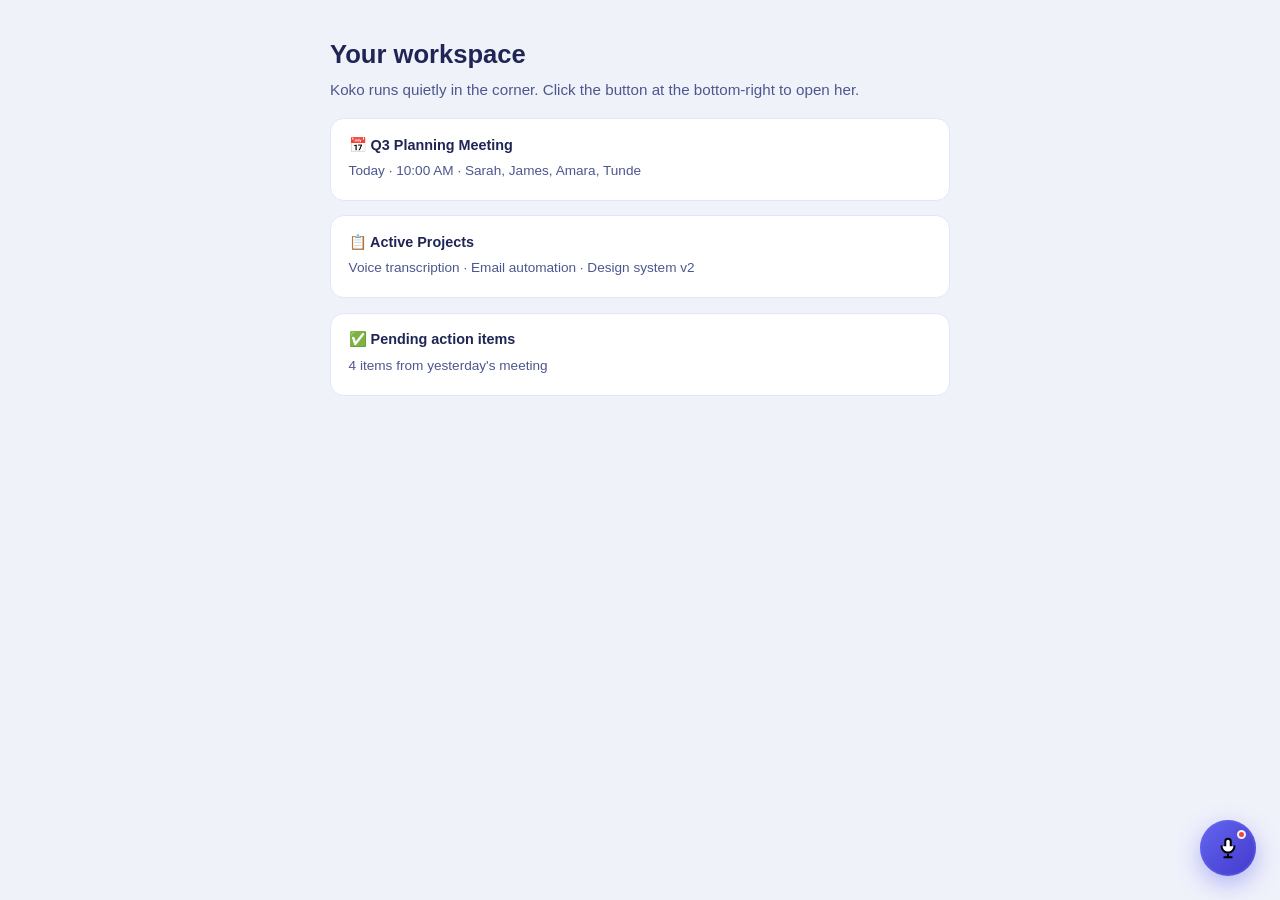
<file: koko-v4-widget.html>
<!DOCTYPE html>
<html lang="en">
<head>
<meta charset="UTF-8">
<meta name="viewport" content="width=device-width, initial-scale=1.0">
<title>Koko — Widget Demo</title>
<style>
*,*::before,*::after{box-sizing:border-box;margin:0;padding:0}
:root{
  --p:#6366f1;--pd:#4338ca;--ps:#e8eaff;
  --t1:#1f2554;--t2:#4d578f;--tm:#8b93c4;
  --bg:#f0f2fa;--s:#fff;--ss:#eef1ff;--b:#dfe5ff;
}
body{font-family:-apple-system,BlinkMacSystemFont,"Segoe UI",Roboto,sans-serif;background:var(--bg);color:var(--t1);min-height:100vh}

/* Fake page behind widget */
.demo-page{padding:2.5rem;max-width:700px;margin:0 auto}
.demo-page h1{font-size:1.6rem;font-weight:800;color:var(--t1);margin-bottom:.5rem}
.demo-page p{color:var(--t2);font-size:.95rem;line-height:1.65;margin-bottom:1rem}
.demo-page .mock-card{background:var(--s);border:1px solid var(--b);border-radius:.85rem;padding:1.1rem;margin-bottom:.9rem}
.demo-page .mock-card h3{font-size:.9rem;font-weight:700;margin-bottom:.4rem;color:var(--t1)}
.demo-page .mock-card p{font-size:.85rem;color:var(--t2);margin:0}
.demo-hint{position:fixed;bottom:6rem;right:1.75rem;background:var(--t1);color:#fff;font-size:.75rem;font-weight:600;padding:.4rem .75rem;border-radius:999px;white-space:nowrap;pointer-events:none;animation:fade-hint 2s 1.5s ease forwards;opacity:1}
@keyframes fade-hint{to{opacity:0}}

/* ═══ WIDGET ═══ */

/* FAB */
.fab{position:fixed;bottom:1.5rem;right:1.5rem;width:56px;height:56px;border-radius:50%;background:linear-gradient(135deg,var(--p),var(--pd));border:none;cursor:pointer;display:flex;align-items:center;justify-content:center;box-shadow:0 8px 24px rgba(99,102,241,.45);transition:transform .2s,box-shadow .2s;z-index:100}
.fab:hover{transform:scale(1.08);box-shadow:0 12px 32px rgba(99,102,241,.55)}
.fab.open{background:linear-gradient(135deg,var(--pd),#3730a3)}
.fab svg{fill:#fff;transition:transform .2s}
.fab.open svg{transform:rotate(45deg)}

/* Pulse ring on FAB */
.fab::before{content:"";position:absolute;width:56px;height:56px;border-radius:50%;border:2px solid rgba(99,102,241,.4);animation:fab-ring 2s ease-out infinite}
@keyframes fab-ring{0%{transform:scale(1);opacity:.8}100%{transform:scale(1.8);opacity:0}}

/* PANEL */
.widget-panel{
  position:fixed;bottom:5.5rem;right:1.5rem;
  width:360px;max-height:560px;
  background:var(--s);border:1px solid var(--b);border-radius:1.1rem;
  box-shadow:0 24px 56px rgba(67,56,202,.18);
  display:flex;flex-direction:column;overflow:hidden;
  transform:scale(.9) translateY(16px);opacity:0;
  transition:transform .25s cubic-bezier(.4,0,.2,1),opacity .25s;
  pointer-events:none;z-index:99;
}
.widget-panel.open{transform:scale(1) translateY(0);opacity:1;pointer-events:all}

/* Panel header */
.wp-head{padding:.85rem 1rem;background:linear-gradient(135deg,var(--p),var(--pd));display:flex;align-items:center;justify-content:space-between;flex-shrink:0}
.wp-brand{display:flex;align-items:center;gap:.5rem;color:#fff;font-weight:800;font-size:.95rem}
.wp-pulse{width:20px;height:20px;border-radius:50%;background:rgba(255,255,255,.2);position:relative;display:flex;align-items:center;justify-content:center}
.wp-pulse::after{content:"";width:8px;height:8px;border-radius:50%;background:#fff;position:relative;z-index:1}
.wp-pulse::before{content:"";position:absolute;width:20px;height:20px;border-radius:50%;border:1.5px solid rgba(255,255,255,.5);animation:wp-ring 2s ease-out infinite}
@keyframes wp-ring{0%{width:20px;height:20px;opacity:.8}100%{width:44px;height:44px;opacity:0}}
.wp-status{font-size:.72rem;color:rgba(255,255,255,.75);font-weight:500}
.wp-close{background:none;border:none;color:rgba(255,255,255,.8);cursor:pointer;font-size:1.1rem;line-height:1;padding:.1rem}

/* Tab bar */
.wp-tabs{display:flex;border-bottom:1px solid var(--b);flex-shrink:0}
.wt{flex:1;padding:.55rem .3rem;border:none;background:transparent;font-size:.72rem;font-weight:700;color:var(--tm);cursor:pointer;font-family:inherit;border-bottom:2px solid transparent;transition:color .15s,border-color .15s;white-space:nowrap}
.wt.active{color:var(--pd);border-bottom-color:var(--p)}

/* Tab panes */
.wp-pane{display:none;flex-direction:column;flex:1;overflow:hidden}
.wp-pane.active{display:flex}

/* Chat pane */
.wc-msgs{flex:1;overflow-y:auto;padding:.75rem .9rem;display:flex;flex-direction:column;gap:.6rem}
.wc-msg{display:flex;gap:.45rem;align-items:flex-start}
.wc-msg.user{flex-direction:row-reverse}
.wc-av{width:22px;height:22px;border-radius:50%;font-size:.62rem;font-weight:700;display:flex;align-items:center;justify-content:center;flex-shrink:0}
.wc-av.k{background:var(--ps);color:var(--pd)}
.wc-av.u{background:var(--p);color:#fff}
.wc-bubble{padding:.5rem .7rem;border-radius:.75rem;font-size:.81rem;line-height:1.5;max-width:88%}
.wc-msg.k .wc-bubble{background:var(--bg);border:1px solid var(--b);color:var(--t1);border-top-left-radius:.2rem}
.wc-msg.user .wc-bubble{background:linear-gradient(135deg,var(--p),var(--pd));color:#fff;border-top-right-radius:.2rem}
.wc-input{padding:.6rem .75rem;border-top:1px solid var(--b);display:flex;gap:.45rem;flex-shrink:0}
.wc-input input{flex:1;border:1.5px solid var(--b);border-radius:.5rem;padding:.42rem .65rem;font-size:.81rem;outline:none;font-family:inherit;color:var(--t1);background:var(--bg);transition:border-color .15s}
.wc-input input:focus{border-color:var(--p)}
.wc-send{width:28px;height:28px;border-radius:.4rem;background:var(--p);border:none;cursor:pointer;display:flex;align-items:center;justify-content:center;flex-shrink:0}
.wc-send:hover{background:var(--pd)}
.wc-send svg{fill:#fff}
.typing-dots{display:flex;gap:3px;padding:.2rem}
.typing-dots span{width:5px;height:5px;border-radius:50%;background:var(--tm);animation:td .9s ease-in-out infinite}
.typing-dots span:nth-child(2){animation-delay:.15s}
.typing-dots span:nth-child(3){animation-delay:.3s}
@keyframes td{0%,80%,100%{transform:scale(.6);opacity:.4}40%{transform:scale(1);opacity:1}}

/* Notes / Actions / Email panes */
.wp-scroll{flex:1;overflow-y:auto;padding:.75rem .9rem}
.wp-section{margin-bottom:.85rem}
.wp-section h4{font-size:.75rem;font-weight:700;color:var(--pd);margin-bottom:.45rem;text-transform:uppercase;letter-spacing:.04em}
.wp-section p,.wp-section li{font-size:.81rem;color:var(--t2);line-height:1.6}
.wp-section ul{padding-left:1rem}
.wp-section li{margin-bottom:.25rem}
.wp-ai-item{display:flex;align-items:flex-start;gap:.5rem;padding:.4rem 0;border-bottom:1px solid var(--b);font-size:.81rem}
.wp-ai-item:last-child{border-bottom:none}
.wp-chk{width:15px;height:15px;border-radius:.25rem;border:2px solid var(--b);flex-shrink:0;cursor:pointer;margin-top:1px;transition:all .15s}
.wp-chk.done{background:var(--p);border-color:var(--p)}
.wp-ai-t{color:var(--t2)}
.wp-ai-t.done{text-decoration:line-through;color:var(--tm)}
.email-pre{background:var(--bg);border:1px solid var(--b);border-radius:.5rem;padding:.7rem;font-size:.78rem;color:var(--t2);white-space:pre-wrap;line-height:1.65}
.wp-btn{width:100%;padding:.5rem;border-radius:.5rem;border:none;background:var(--p);color:#fff;font-size:.8rem;font-weight:700;cursor:pointer;font-family:inherit;margin-top:.6rem;transition:background .15s}
.wp-btn:hover{background:var(--pd)}
.wp-btn.ghost{background:var(--ss);color:var(--pd);border:1px solid var(--b)}
.wp-btn.ghost:hover{background:var(--ps)}

.spinner-s{width:14px;height:14px;border:2px solid var(--b);border-top-color:var(--p);border-radius:50%;animation:spin .7s linear infinite;display:inline-block;vertical-align:middle}
@keyframes spin{to{transform:rotate(360deg)}}

/* Quick chips */
.quick-chips{padding:.5rem .75rem;display:flex;gap:.35rem;flex-wrap:wrap;border-bottom:1px solid var(--b);flex-shrink:0}
.qc{padding:.28rem .6rem;border-radius:999px;border:1px solid var(--b);background:var(--s);font-size:.72rem;font-weight:600;color:var(--t2);cursor:pointer;transition:all .15s;white-space:nowrap}
.qc:hover{background:var(--ps);border-color:var(--p);color:var(--pd)}

/* Notification dot */
.notif-dot{position:absolute;top:10px;right:10px;width:9px;height:9px;border-radius:50%;background:#ef4444;border:2px solid var(--bg);display:none}
.notif-dot.visible{display:block}

@media(max-width:420px){.widget-panel{width:calc(100vw - 2rem);right:1rem}}
</style>
</head>
<body>

<!-- Demo page content -->
<div class="demo-page">
  <h1>Your workspace</h1>
  <p>Koko runs quietly in the corner. Click the button at the bottom-right to open her.</p>
  <div class="mock-card"><h3>📅 Q3 Planning Meeting</h3><p>Today · 10:00 AM · Sarah, James, Amara, Tunde</p></div>
  <div class="mock-card"><h3>📋 Active Projects</h3><p>Voice transcription · Email automation · Design system v2</p></div>
  <div class="mock-card"><h3>✅ Pending action items</h3><p>4 items from yesterday's meeting</p></div>
</div>
<div class="demo-hint">👆 Try Koko →</div>

<!-- FAB -->
<button class="fab" id="fab" onclick="toggleWidget()" title="Open Koko">
  <div class="notif-dot visible" id="notif"></div>
  <svg width="22" height="22" viewBox="0 0 24 24" fill="none" stroke="currentColor" stroke-width="2.2" stroke-linecap="round" stroke-linejoin="round">
    <rect x="9" y="2" width="6" height="12" rx="3"/>
    <path d="M5 10a7 7 0 0 0 14 0"/><line x1="12" y1="19" x2="12" y2="22"/><line x1="8" y1="22" x2="16" y2="22"/>
  </svg>
</button>

<!-- WIDGET PANEL -->
<div class="widget-panel" id="widget">

  <div class="wp-head">
    <div class="wp-brand">
      <div class="wp-pulse"></div>
      Koko
      <span class="wp-status">· ready</span>
    </div>
    <button class="wp-close" onclick="toggleWidget()">✕</button>
  </div>

  <div class="wp-tabs">
    <button class="wt active" onclick="showPane('chat')">💬 Chat</button>
    <button class="wt" onclick="showPane('notes')">📝 Notes</button>
    <button class="wt" onclick="showPane('actions')">✅ Actions</button>
    <button class="wt" onclick="showPane('email')">✉️ Email</button>
  </div>

  <!-- CHAT -->
  <div class="wp-pane active" id="pane-chat">
    <div class="wc-msgs" id="wc-msgs">
      <div class="wc-msg k">
        <div class="wc-av k">K</div>
        <div class="wc-bubble">Hi! I've been following your Q3 planning meeting. Ask me anything.</div>
      </div>
    </div>
    <div class="quick-chips">
      <button class="qc" onclick="quickQ('Summarise the meeting')">Summarise</button>
      <button class="qc" onclick="quickQ('What action items came up?')">Actions</button>
      <button class="qc" onclick="quickQ('Draft a follow-up email')">Email draft</button>
    </div>
    <div class="wc-input">
      <input id="wc-inp" type="text" placeholder="Ask Koko…" onkeydown="if(event.key==='Enter')wcSend()">
      <button class="wc-send" onclick="wcSend()"><svg width="12" height="12" viewBox="0 0 16 16"><path d="M14.5 8L2 2l2.5 6H14.5zM2 14l12.5-6H4.5L2 14z"/></svg></button>
    </div>
  </div>

  <!-- NOTES -->
  <div class="wp-pane" id="pane-notes">
    <div class="wp-scroll" id="notes-scroll">
      <div class="wp-section">
        <h4>Decisions</h4>
        <ul>
          <li>Mobile app deferred to Q4</li>
          <li>AWS budget approved by Tunde</li>
        </ul>
      </div>
      <div class="wp-section">
        <h4>Timeline</h4>
        <p>Voice transcription → June 28 · Email automation → 2 more weeks</p>
      </div>
      <div class="wp-section">
        <h4>Next steps</h4>
        <ul>
          <li>Amara shares Figma mockups</li>
          <li>James finalises API spec</li>
          <li>Sarah updates Notion roadmap</li>
        </ul>
      </div>
      <button class="wp-btn" onclick="genNotes()">✨ Regenerate with AI</button>
    </div>
  </div>

  <!-- ACTIONS -->
  <div class="wp-pane" id="pane-actions">
    <div class="wp-scroll">
      <div id="wp-action-list"></div>
      <button class="wp-btn ghost" onclick="genActions()" style="margin-top:.5rem">✨ Extract more with AI</button>
    </div>
  </div>

  <!-- EMAIL -->
  <div class="wp-pane" id="pane-email">
    <div class="wp-scroll">
      <div id="email-out">
        <p style="font-size:.81rem;color:var(--tm);margin-bottom:.75rem">Generate a follow-up email based on today's meeting.</p>
        <button class="wp-btn" onclick="genEmail()">✨ Generate email</button>
      </div>
    </div>
  </div>

</div>

<script>
const API="https://api.anthropic.com/v1/messages";
const MODEL="claude-sonnet-4-6";
let chatHist=[];
let widgetOpen=false;

const ACTIONS=[
  {text:"James to finalise API spec by June 28",done:false},
  {text:"Amara to share Figma mockups",done:false},
  {text:"Sarah to update Q3 roadmap",done:true},
  {text:"Tunde to confirm AWS budget amount",done:false},
];

function renderWpActions(){
  document.getElementById('wp-action-list').innerHTML=ACTIONS.map((a,i)=>`
    <div class="wp-ai-item">
      <div class="wp-chk ${a.done?'done':''}" onclick="toggleWpA(${i})"></div>
      <div class="wp-ai-t ${a.done?'done':''}">${a.text}</div>
    </div>`).join('');
}

function toggleWpA(i){ACTIONS[i].done=!ACTIONS[i].done;renderWpActions();}

function toggleWidget(){
  widgetOpen=!widgetOpen;
  document.getElementById('widget').classList.toggle('open',widgetOpen);
  document.getElementById('fab').classList.toggle('open',widgetOpen);
  document.getElementById('notif').classList.remove('visible');
}

function showPane(p){
  document.querySelectorAll('.wp-pane').forEach(el=>el.classList.remove('active'));
  document.querySelectorAll('.wt').forEach((t,i)=>t.classList.toggle('active',['chat','notes','actions','email'][i]===p));
  document.getElementById('pane-'+p).classList.add('active');
}

function appendWc(role,text){
  const el=document.getElementById('wc-msgs');
  const isUser=role==='user';
  const div=document.createElement('div');
  div.className=`wc-msg ${isUser?'user':'k'}`;
  div.innerHTML=`<div class="wc-av ${isUser?'u':'k'}">${isUser?'U':'K'}</div><div class="wc-bubble">${text.replace(/\n/g,'<br>')}</div>`;
  el.appendChild(div);el.scrollTop=el.scrollHeight;
}

function showWcTyping(){
  const el=document.getElementById('wc-msgs');
  const d=document.createElement('div');d.id='wc-typing';d.className='wc-msg k';
  d.innerHTML='<div class="wc-av k">K</div><div class="wc-bubble"><div class="typing-dots"><span></span><span></span><span></span></div></div>';
  el.appendChild(d);el.scrollTop=el.scrollHeight;
}
function hideWcTyping(){const t=document.getElementById('wc-typing');if(t)t.remove();}

const CTX='Q3 Planning meeting. Sarah (PM), James (Eng), Amara (Design), Tunde (CEO). Topics: voice transcription ready June 28, email automation 2 more weeks, mobile deferred to Q4, AWS budget approved, Amara sharing Figma.';

async function wcSend(msg){
  const inp=document.getElementById('wc-inp');
  const text=msg||(inp.value.trim());if(!text)return;
  inp.value='';
  appendWc('user',text);chatHist.push({role:'user',content:text});showWcTyping();
  try{
    const res=await fetch(API,{method:'POST',headers:{'Content-Type':'application/json'},
      body:JSON.stringify({model:MODEL,max_tokens:700,
        system:`You are Koko, an embedded AI workplace assistant widget. Context: ${CTX}. Be concise — this is a small widget, keep replies to 2-3 sentences unless asked to draft something.`,
        messages:chatHist})});
    const data=await res.json();
    const reply=data.content?.[0]?.text||'Sorry, could not respond.';
    hideWcTyping();chatHist.push({role:'assistant',content:reply});appendWc('k',reply);
  }catch{hideWcTyping();appendWc('k','Error. Please try again.');}
}

function quickQ(q){showPane('chat');wcSend(q);}

async function genNotes(){
  const el=document.getElementById('notes-scroll');
  el.innerHTML='<div style="text-align:center;padding:1.5rem"><div class="spinner-s"></div></div>';
  try{
    const res=await fetch(API,{method:'POST',headers:{'Content-Type':'application/json'},
      body:JSON.stringify({model:MODEL,max_tokens:700,
        messages:[{role:'user',content:`Generate brief meeting notes as JSON array of {heading, points:[]} objects. Meeting: ${CTX}. Only JSON.`}]})});
    const data=await res.json();
    const items=JSON.parse(data.content[0].text.replace(/```json|```/g,'').trim());
    el.innerHTML=items.map(i=>`<div class="wp-section"><h4>${i.heading}</h4><ul>${i.points.map(p=>`<li>${p}</li>`).join('')}</ul></div>`).join('')
      +'<button class="wp-btn" onclick="genNotes()">✨ Regenerate</button>';
  }catch{el.innerHTML='<p style="font-size:.78rem;color:var(--tm)">Could not generate. Try again.</p><button class="wp-btn ghost" onclick="genNotes()">Retry</button>';}
}

async function genActions(){
  const el=document.getElementById('wp-action-list');
  el.innerHTML='<div style="text-align:center;padding:.75rem"><div class="spinner-s"></div></div>';
  try{
    const res=await fetch(API,{method:'POST',headers:{'Content-Type':'application/json'},
      body:JSON.stringify({model:MODEL,max_tokens:500,
        messages:[{role:'user',content:`List 5 action items from this meeting as JSON array of strings. Meeting: ${CTX}. Only JSON.`}]})});
    const data=await res.json();
    const items=JSON.parse(data.content[0].text.replace(/```json|```/g,'').trim());
    items.forEach(t=>ACTIONS.push({text:t,done:false}));
  }catch{}
  renderWpActions();
}

async function genEmail(){
  const el=document.getElementById('email-out');
  el.innerHTML='<div style="text-align:center;padding:1.5rem"><div class="spinner-s"></div><p style="font-size:.75rem;color:var(--tm);margin-top:.5rem">Drafting…</p></div>';
  try{
    const res=await fetch(API,{method:'POST',headers:{'Content-Type':'application/json'},
      body:JSON.stringify({model:MODEL,max_tokens:700,
        messages:[{role:'user',content:`Write a concise follow-up email for this meeting. Include Subject:, greeting, 3-4 bullet points of decisions/next steps, and sign-off. Meeting: ${CTX}`}]})});
    const data=await res.json();
    const email=data.content?.[0]?.text||'';
    el.innerHTML=`<div class="email-pre">${email}</div>
      <button class="wp-btn ghost" onclick="copyEmail(this,'${encodeURIComponent(email)}')" style="margin-top:.5rem">📋 Copy</button>
      <button class="wp-btn" onclick="genEmail()" style="margin-top:.4rem">✨ Regenerate</button>`;
  }catch{el.innerHTML='<p style="font-size:.78rem;color:var(--tm)">Could not generate. Try again.</p><button class="wp-btn ghost" onclick="genEmail()">Retry</button>';}
}

function copyEmail(btn,encoded){
  navigator.clipboard.writeText(decodeURIComponent(encoded));
  btn.textContent='✓ Copied!';setTimeout(()=>btn.textContent='📋 Copy',2000);
}

renderWpActions();
</script>
</body>
</html>
</file>
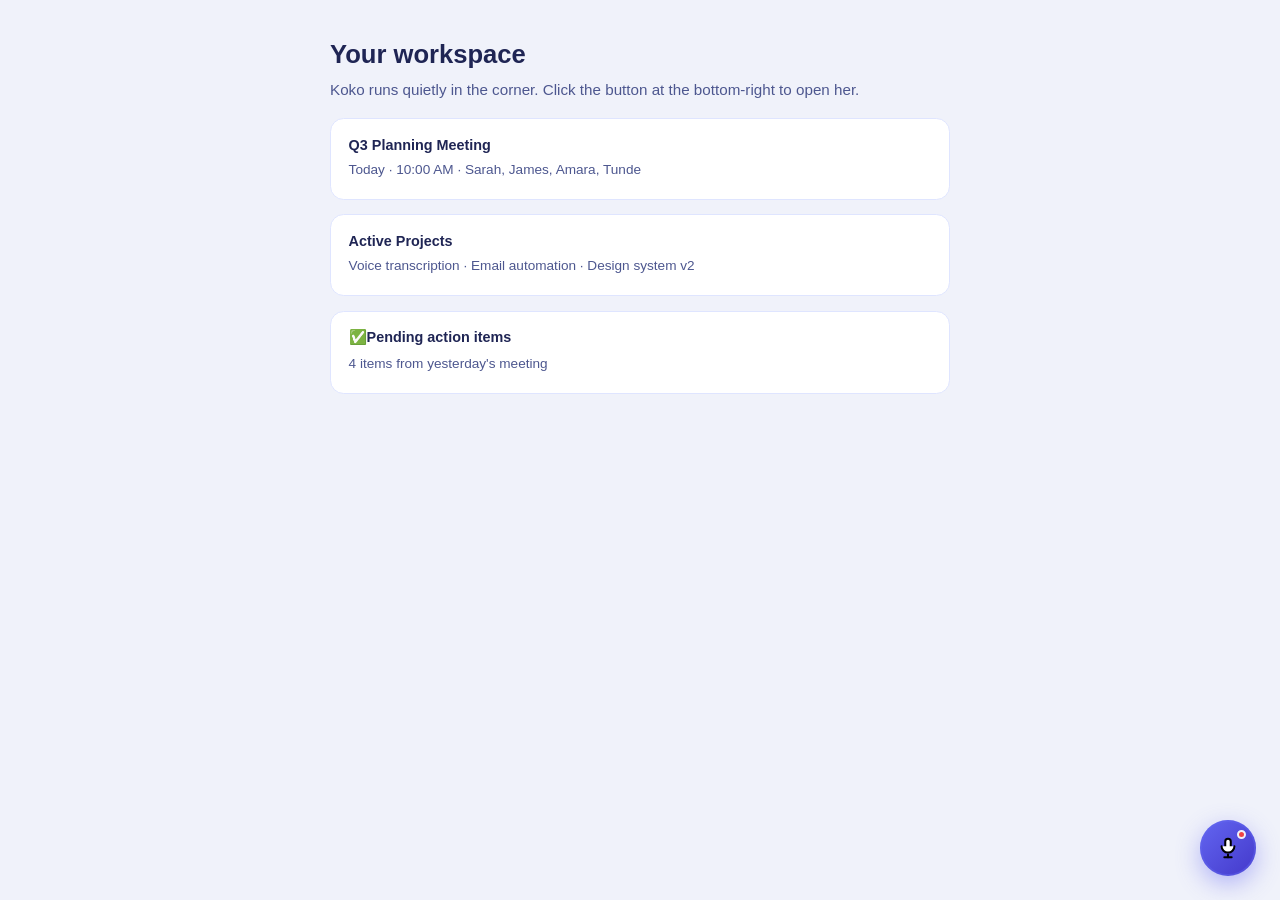
<file: testing.html>
<!DOCTYPE html>
<html lang="en">
<head>
<meta charset="UTF-8">
<meta name="viewport" content="width=device-width, initial-scale=1.0">
<title>Koko — Widget Demo</title>
<style>
*,*::before,*::after{box-sizing:border-box;margin:0;padding:0}
:root{
  --p:#6366f1;--pd:#4338ca;--ps:#e8eaff;
  --t1:#1f2554;--t2:#4d578f;--tm:#8b93c4;
  --bg:#f0f2fa;--s:#fff;--ss:#eef1ff;--b:#dfe5ff;
}
body{font-family:-apple-system,BlinkMacSystemFont,"Segoe UI",Roboto,sans-serif;background:var(--bg);color:var(--t1);min-height:100vh}

/* Fake page behind widget */
.demo-page{padding:2.5rem;max-width:700px;margin:0 auto}
.demo-page h1{font-size:1.6rem;font-weight:800;color:var(--t1);margin-bottom:.5rem}
.demo-page p{color:var(--t2);font-size:.95rem;line-height:1.65;margin-bottom:1rem}
.demo-page .mock-card{background:var(--s);border:1px solid var(--b);border-radius:.85rem;padding:1.1rem;margin-bottom:.9rem}
.demo-page .mock-card h3{font-size:.9rem;font-weight:700;margin-bottom:.4rem;color:var(--t1)}
.demo-page .mock-card p{font-size:.85rem;color:var(--t2);margin:0}
.demo-hint{position:fixed;bottom:6rem;right:1.75rem;background:var(--t1);color:#fff;font-size:.75rem;font-weight:600;padding:.4rem .75rem;border-radius:999px;white-space:nowrap;pointer-events:none;animation:fade-hint 2s 1.5s ease forwards;opacity:1}
@keyframes fade-hint{to{opacity:0}}

/* ═══ WIDGET ═══ */

/* FAB */
.fab{position:fixed;bottom:1.5rem;right:1.5rem;width:56px;height:56px;border-radius:50%;background:linear-gradient(135deg,var(--p),var(--pd));border:none;cursor:pointer;display:flex;align-items:center;justify-content:center;box-shadow:0 8px 24px rgba(99,102,241,.45);transition:transform .2s,box-shadow .2s;z-index:100}
.fab:hover{transform:scale(1.08);box-shadow:0 12px 32px rgba(99,102,241,.55)}
.fab.open{background:linear-gradient(135deg,var(--pd),#3730a3)}
.fab svg{fill:#fff;transition:transform .2s}
.fab.open svg{transform:rotate(45deg)}

/* Pulse ring on FAB */
.fab::before{content:"";position:absolute;width:56px;height:56px;border-radius:50%;border:2px solid rgba(99,102,241,.4);animation:fab-ring 2s ease-out infinite}
@keyframes fab-ring{0%{transform:scale(1);opacity:.8}100%{transform:scale(1.8);opacity:0}}

/* PANEL */
.widget-panel{
  position:fixed;bottom:5.5rem;right:1.5rem;
  width:360px;max-height:560px;
  background:var(--s);border:1px solid var(--b);border-radius:1.1rem;
  box-shadow:0 24px 56px rgba(67,56,202,.18);
  display:flex;flex-direction:column;overflow:hidden;
  transform:scale(.9) translateY(16px);opacity:0;
  transition:transform .25s cubic-bezier(.4,0,.2,1),opacity .25s;
  pointer-events:none;z-index:99;
}
.widget-panel.open{transform:scale(1) translateY(0);opacity:1;pointer-events:all}

/* Panel header */
.wp-head{padding:.85rem 1rem;background:linear-gradient(135deg,var(--p),var(--pd));display:flex;align-items:center;justify-content:space-between;flex-shrink:0}
.wp-brand{display:flex;align-items:center;gap:.5rem;color:#fff;font-weight:800;font-size:.95rem}
.wp-pulse{width:20px;height:20px;border-radius:50%;background:rgba(255,255,255,.2);position:relative;display:flex;align-items:center;justify-content:center}
.wp-pulse::after{content:"";width:8px;height:8px;border-radius:50%;background:#fff;position:relative;z-index:1}
.wp-pulse::before{content:"";position:absolute;width:20px;height:20px;border-radius:50%;border:1.5px solid rgba(255,255,255,.5);animation:wp-ring 2s ease-out infinite}
@keyframes wp-ring{0%{width:20px;height:20px;opacity:.8}100%{width:44px;height:44px;opacity:0}}
.wp-status{font-size:.72rem;color:rgba(255,255,255,.75);font-weight:500}
.wp-close{background:none;border:none;color:rgba(255,255,255,.8);cursor:pointer;font-size:1.1rem;line-height:1;padding:.1rem}

/* Tab bar */
.wp-tabs{display:flex;border-bottom:1px solid var(--b);flex-shrink:0}
.wt{flex:1;padding:.55rem .3rem;border:none;background:transparent;font-size:.72rem;font-weight:700;color:var(--tm);cursor:pointer;font-family:inherit;border-bottom:2px solid transparent;transition:color .15s,border-color .15s;white-space:nowrap}
.wt.active{color:var(--pd);border-bottom-color:var(--p)}

/* Tab panes */
.wp-pane{display:none;flex-direction:column;flex:1;overflow:hidden}
.wp-pane.active{display:flex}

/* Chat pane */
.wc-msgs{flex:1;overflow-y:auto;padding:.75rem .9rem;display:flex;flex-direction:column;gap:.6rem}
.wc-msg{display:flex;gap:.45rem;align-items:flex-start}
.wc-msg.user{flex-direction:row-reverse}
.wc-av{width:22px;height:22px;border-radius:50%;font-size:.62rem;font-weight:700;display:flex;align-items:center;justify-content:center;flex-shrink:0}
.wc-av.k{background:var(--ps);color:var(--pd)}
.wc-av.u{background:var(--p);color:#fff}
.wc-bubble{padding:.5rem .7rem;border-radius:.75rem;font-size:.81rem;line-height:1.5;max-width:88%}
.wc-msg.k .wc-bubble{background:var(--bg);border:1px solid var(--b);color:var(--t1);border-top-left-radius:.2rem}
.wc-msg.user .wc-bubble{background:linear-gradient(135deg,var(--p),var(--pd));color:#fff;border-top-right-radius:.2rem}
.wc-input{padding:.6rem .75rem;border-top:1px solid var(--b);display:flex;gap:.45rem;flex-shrink:0}
.wc-input input{flex:1;border:1.5px solid var(--b);border-radius:.5rem;padding:.42rem .65rem;font-size:.81rem;outline:none;font-family:inherit;color:var(--t1);background:var(--bg);transition:border-color .15s}
.wc-input input:focus{border-color:var(--p)}
.wc-send{width:28px;height:28px;border-radius:.4rem;background:var(--p);border:none;cursor:pointer;display:flex;align-items:center;justify-content:center;flex-shrink:0}
.wc-send:hover{background:var(--pd)}
.wc-send svg{fill:#fff}
.typing-dots{display:flex;gap:3px;padding:.2rem}
.typing-dots span{width:5px;height:5px;border-radius:50%;background:var(--tm);animation:td .9s ease-in-out infinite}
.typing-dots span:nth-child(2){animation-delay:.15s}
.typing-dots span:nth-child(3){animation-delay:.3s}
@keyframes td{0%,80%,100%{transform:scale(.6);opacity:.4}40%{transform:scale(1);opacity:1}}

/* Notes / Actions / Email panes */
.wp-scroll{flex:1;overflow-y:auto;padding:.75rem .9rem}
.wp-section{margin-bottom:.85rem}
.wp-section h4{font-size:.75rem;font-weight:700;color:var(--pd);margin-bottom:.45rem;text-transform:uppercase;letter-spacing:.04em}
.wp-section p,.wp-section li{font-size:.81rem;color:var(--t2);line-height:1.6}
.wp-section ul{padding-left:1rem}
.wp-section li{margin-bottom:.25rem}
.wp-ai-item{display:flex;align-items:flex-start;gap:.5rem;padding:.4rem 0;border-bottom:1px solid var(--b);font-size:.81rem}
.wp-ai-item:last-child{border-bottom:none}
.wp-chk{width:15px;height:15px;border-radius:.25rem;border:2px solid var(--b);flex-shrink:0;cursor:pointer;margin-top:1px;transition:all .15s}
.wp-chk.done{background:var(--p);border-color:var(--p)}
.wp-ai-t{color:var(--t2)}
.wp-ai-t.done{text-decoration:line-through;color:var(--tm)}
.email-pre{background:var(--bg);border:1px solid var(--b);border-radius:.5rem;padding:.7rem;font-size:.78rem;color:var(--t2);white-space:pre-wrap;line-height:1.65}
.wp-btn{width:100%;padding:.5rem;border-radius:.5rem;border:none;background:var(--p);color:#fff;font-size:.8rem;font-weight:700;cursor:pointer;font-family:inherit;margin-top:.6rem;transition:background .15s}
.wp-btn:hover{background:var(--pd)}
.wp-btn.ghost{background:var(--ss);color:var(--pd);border:1px solid var(--b)}
.wp-btn.ghost:hover{background:var(--ps)}

.spinner-s{width:14px;height:14px;border:2px solid var(--b);border-top-color:var(--p);border-radius:50%;animation:spin .7s linear infinite;display:inline-block;vertical-align:middle}
@keyframes spin{to{transform:rotate(360deg)}}

/* Quick chips */
.quick-chips{padding:.5rem .75rem;display:flex;gap:.35rem;flex-wrap:wrap;border-bottom:1px solid var(--b);flex-shrink:0}
.qc{padding:.28rem .6rem;border-radius:999px;border:1px solid var(--b);background:var(--s);font-size:.72rem;font-weight:600;color:var(--t2);cursor:pointer;transition:all .15s;white-space:nowrap}
.qc:hover{background:var(--ps);border-color:var(--p);color:var(--pd)}

/* Notification dot */
.notif-dot{position:absolute;top:10px;right:10px;width:9px;height:9px;border-radius:50%;background:#ef4444;border:2px solid var(--bg);display:none}
.notif-dot.visible{display:block}

@media(max-width:420px){.widget-panel{width:calc(100vw - 2rem);right:1rem}}
</style>
</head>
<body>

<!-- Demo page content -->
<div class="demo-page">
  <h1>Your workspace</h1>
  <p>Koko runs quietly in the corner. Click the button at the bottom-right to open her.</p>
  <div class="mock-card"><h3>Q3 Planning Meeting</h3><p>Today · 10:00 AM · Sarah, James, Amara, Tunde</p></div>
  <div class="mock-card"><h3>Active Projects</h3><p>Voice transcription · Email automation · Design system v2</p></div>
  <div class="mock-card"><h3>✅Pending action items</h3><p>4 items from yesterday's meeting</p></div>
</div>
<div class="demo-hint">👆 Try Koko →</div>

<!-- FAB -->
<button class="fab" id="fab" onclick="toggleWidget()" title="Open Koko">
  <div class="notif-dot visible" id="notif"></div>
  <svg width="22" height="22" viewBox="0 0 24 24" fill="none" stroke="currentColor" stroke-width="2.2" stroke-linecap="round" stroke-linejoin="round">
    <rect x="9" y="2" width="6" height="12" rx="3"/>
    <path d="M5 10a7 7 0 0 0 14 0"/><line x1="12" y1="19" x2="12" y2="22"/><line x1="8" y1="22" x2="16" y2="22"/>
  </svg>
</button>

<!-- WIDGET PANEL -->
<div class="widget-panel" id="widget">

  <div class="wp-head">
    <div class="wp-brand">
      <div class="wp-pulse"></div>
      Koko
      <span class="wp-status">· ready</span>
    </div>
    <button class="wp-close" onclick="toggleWidget()">✕</button>
  </div>

  <div class="wp-tabs">
    <button class="wt active" onclick="showPane('chat')"> Chat</button>
    <button class="wt" onclick="showPane('notes')">Notes</button>
    <button class="wt" onclick="showPane('actions')">Actions</button>
    <button class="wt" onclick="showPane('email')">Email</button>
  </div>

  <!-- CHAT -->
  <div class="wp-pane active" id="pane-chat">
    <div class="wc-msgs" id="wc-msgs">
      <div class="wc-msg k">
        <div class="wc-av k">K</div>
        <div class="wc-bubble">Hi! I've been following your Q3 planning meeting. Ask me anything.</div>
      </div>
    </div>
    <div class="quick-chips">
      <button class="qc" onclick="quickQ('Summarise the meeting')">Summarise</button>
      <button class="qc" onclick="quickQ('What action items came up?')">Actions</button>
      <button class="qc" onclick="quickQ('Draft a follow-up email')">Email draft</button>
    </div>
    <div class="wc-input">
      <input id="wc-inp" type="text" placeholder="Ask Koko…" onkeydown="if(event.key==='Enter')wcSend()">
      <button class="wc-send" onclick="wcSend()"><svg width="12" height="12" viewBox="0 0 16 16"><path d="M14.5 8L2 2l2.5 6H14.5zM2 14l12.5-6H4.5L2 14z"/></svg></button>
    </div>
  </div>

  <!-- NOTES -->
  <div class="wp-pane" id="pane-notes">
    <div class="wp-scroll" id="notes-scroll">
      <div class="wp-section">
        <h4>Decisions</h4>
        <ul>
          <li>Mobile app deferred to Q4</li>
          <li>AWS budget approved by Tunde</li>
        </ul>
      </div>
      <div class="wp-section">
        <h4>Timeline</h4>
        <p>Voice transcription → June 28 · Email automation → 2 more weeks</p>
      </div>
      <div class="wp-section">
        <h4>Next steps</h4>
        <ul>
          <li>Amara shares Figma mockups</li>
          <li>James finalises API spec</li>
          <li>Sarah updates Notion roadmap</li>
        </ul>
      </div>
      <button class="wp-btn" onclick="genNotes()">✨ Regenerate with AI</button>
    </div>
  </div>

  <!-- ACTIONS -->
  <div class="wp-pane" id="pane-actions">
    <div class="wp-scroll">
      <div id="wp-action-list"></div>
      <button class="wp-btn ghost" onclick="genActions()" style="margin-top:.5rem">✨ Extract more with AI</button>
    </div>
  </div>

  <!-- EMAIL -->
  <div class="wp-pane" id="pane-email">
    <div class="wp-scroll">
      <div id="email-out">
        <p style="font-size:.81rem;color:var(--tm);margin-bottom:.75rem">Generate a follow-up email based on today's meeting.</p>
        <button class="wp-btn" onclick="genEmail()">✨ Generate email</button>
      </div>
    </div>
  </div>

</div>

<script>
const API="https://api.anthropic.com/v1/messages";
const MODEL="claude-sonnet-4-6";
let chatHist=[];
let widgetOpen=false;

const ACTIONS=[
  {text:"James to finalise API spec by June 28",done:false},
  {text:"Amara to share Figma mockups",done:false},
  {text:"Sarah to update Q3 roadmap",done:true},
  {text:"Tunde to confirm AWS budget amount",done:false},
];

function renderWpActions(){
  document.getElementById('wp-action-list').innerHTML=ACTIONS.map((a,i)=>`
    <div class="wp-ai-item">
      <div class="wp-chk ${a.done?'done':''}" onclick="toggleWpA(${i})"></div>
      <div class="wp-ai-t ${a.done?'done':''}">${a.text}</div>
    </div>`).join('');
}

function toggleWpA(i){ACTIONS[i].done=!ACTIONS[i].done;renderWpActions();}

function toggleWidget(){
  widgetOpen=!widgetOpen;
  document.getElementById('widget').classList.toggle('open',widgetOpen);
  document.getElementById('fab').classList.toggle('open',widgetOpen);
  document.getElementById('notif').classList.remove('visible');
}

function showPane(p){
  document.querySelectorAll('.wp-pane').forEach(el=>el.classList.remove('active'));
  document.querySelectorAll('.wt').forEach((t,i)=>t.classList.toggle('active',['chat','notes','actions','email'][i]===p));
  document.getElementById('pane-'+p).classList.add('active');
}

function appendWc(role,text){
  const el=document.getElementById('wc-msgs');
  const isUser=role==='user';
  const div=document.createElement('div');
  div.className=`wc-msg ${isUser?'user':'k'}`;
  div.innerHTML=`<div class="wc-av ${isUser?'u':'k'}">${isUser?'U':'K'}</div><div class="wc-bubble">${text.replace(/\n/g,'<br>')}</div>`;
  el.appendChild(div);el.scrollTop=el.scrollHeight;
}

function showWcTyping(){
  const el=document.getElementById('wc-msgs');
  const d=document.createElement('div');d.id='wc-typing';d.className='wc-msg k';
  d.innerHTML='<div class="wc-av k">K</div><div class="wc-bubble"><div class="typing-dots"><span></span><span></span><span></span></div></div>';
  el.appendChild(d);el.scrollTop=el.scrollHeight;
}
function hideWcTyping(){const t=document.getElementById('wc-typing');if(t)t.remove();}

const CTX='Q3 Planning meeting. Sarah (PM), James (Eng), Amara (Design), Tunde (CEO). Topics: voice transcription ready June 28, email automation 2 more weeks, mobile deferred to Q4, AWS budget approved, Amara sharing Figma.';

async function wcSend(msg){
  const inp=document.getElementById('wc-inp');
  const text=msg||(inp.value.trim());if(!text)return;
  inp.value='';
  appendWc('user',text);chatHist.push({role:'user',content:text});showWcTyping();
  try{
    const res=await fetch(API,{method:'POST',headers:{'Content-Type':'application/json'},
      body:JSON.stringify({model:MODEL,max_tokens:700,
        system:`You are Koko, an embedded AI workplace assistant widget. Context: ${CTX}. Be concise — this is a small widget, keep replies to 2-3 sentences unless asked to draft something.`,
        messages:chatHist})});
    const data=await res.json();
    const reply=data.content?.[0]?.text||'Sorry, could not respond.';
    hideWcTyping();chatHist.push({role:'assistant',content:reply});appendWc('k',reply);
  }catch{hideWcTyping();appendWc('k','Error. Please try again.');}
}

function quickQ(q){showPane('chat');wcSend(q);}

async function genNotes(){
  const el=document.getElementById('notes-scroll');
  el.innerHTML='<div style="text-align:center;padding:1.5rem"><div class="spinner-s"></div></div>';
  try{
    const res=await fetch(API,{method:'POST',headers:{'Content-Type':'application/json'},
      body:JSON.stringify({model:MODEL,max_tokens:700,
        messages:[{role:'user',content:`Generate brief meeting notes as JSON array of {heading, points:[]} objects. Meeting: ${CTX}. Only JSON.`}]})});
    const data=await res.json();
    const items=JSON.parse(data.content[0].text.replace(/```json|```/g,'').trim());
    el.innerHTML=items.map(i=>`<div class="wp-section"><h4>${i.heading}</h4><ul>${i.points.map(p=>`<li>${p}</li>`).join('')}</ul></div>`).join('')
      +'<button class="wp-btn" onclick="genNotes()">✨ Regenerate</button>';
  }catch{el.innerHTML='<p style="font-size:.78rem;color:var(--tm)">Could not generate. Try again.</p><button class="wp-btn ghost" onclick="genNotes()">Retry</button>';}
}

async function genActions(){
  const el=document.getElementById('wp-action-list');
  el.innerHTML='<div style="text-align:center;padding:.75rem"><div class="spinner-s"></div></div>';
  try{
    const res=await fetch(API,{method:'POST',headers:{'Content-Type':'application/json'},
      body:JSON.stringify({model:MODEL,max_tokens:500,
        messages:[{role:'user',content:`List 5 action items from this meeting as JSON array of strings. Meeting: ${CTX}. Only JSON.`}]})});
    const data=await res.json();
    const items=JSON.parse(data.content[0].text.replace(/```json|```/g,'').trim());
    items.forEach(t=>ACTIONS.push({text:t,done:false}));
  }catch{}
  renderWpActions();
}

async function genEmail(){
  const el=document.getElementById('email-out');
  el.innerHTML='<div style="text-align:center;padding:1.5rem"><div class="spinner-s"></div><p style="font-size:.75rem;color:var(--tm);margin-top:.5rem">Drafting…</p></div>';
  try{
    const res=await fetch(API,{method:'POST',headers:{'Content-Type':'application/json'},
      body:JSON.stringify({model:MODEL,max_tokens:700,
        messages:[{role:'user',content:`Write a concise follow-up email for this meeting. Include Subject:, greeting, 3-4 bullet points of decisions/next steps, and sign-off. Meeting: ${CTX}`}]})});
    const data=await res.json();
    const email=data.content?.[0]?.text||'';
    el.innerHTML=`<div class="email-pre">${email}</div>
      <button class="wp-btn ghost" onclick="copyEmail(this,'${encodeURIComponent(email)}')" style="margin-top:.5rem">📋 Copy</button>
      <button class="wp-btn" onclick="genEmail()" style="margin-top:.4rem">✨ Regenerate</button>`;
  }catch{el.innerHTML='<p style="font-size:.78rem;color:var(--tm)">Could not generate. Try again.</p><button class="wp-btn ghost" onclick="genEmail()">Retry</button>';}
}

function copyEmail(btn,encoded){
  navigator.clipboard.writeText(decodeURIComponent(encoded));
  btn.textContent='✓ Copied!';setTimeout(()=>btn.textContent='📋 Copy',2000);
}

renderWpActions();
</script>
</body>
</html>
</file>
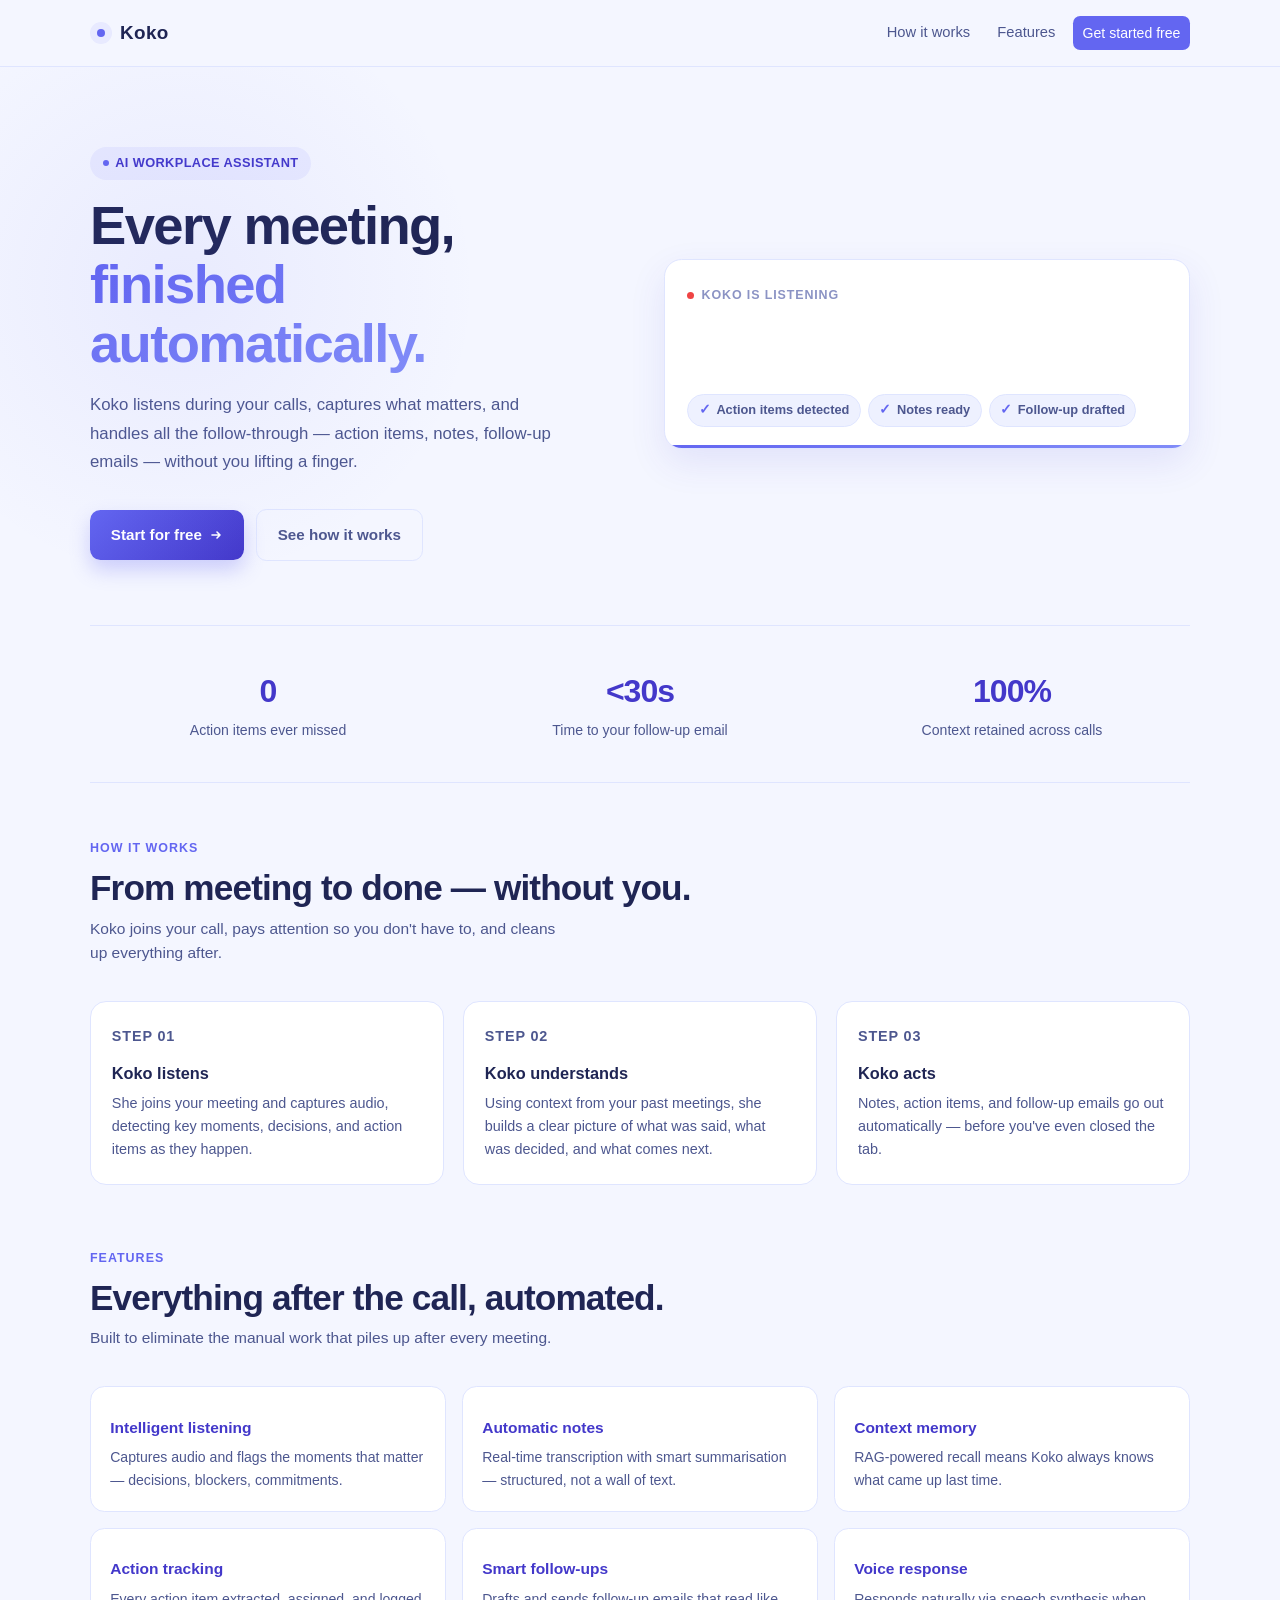
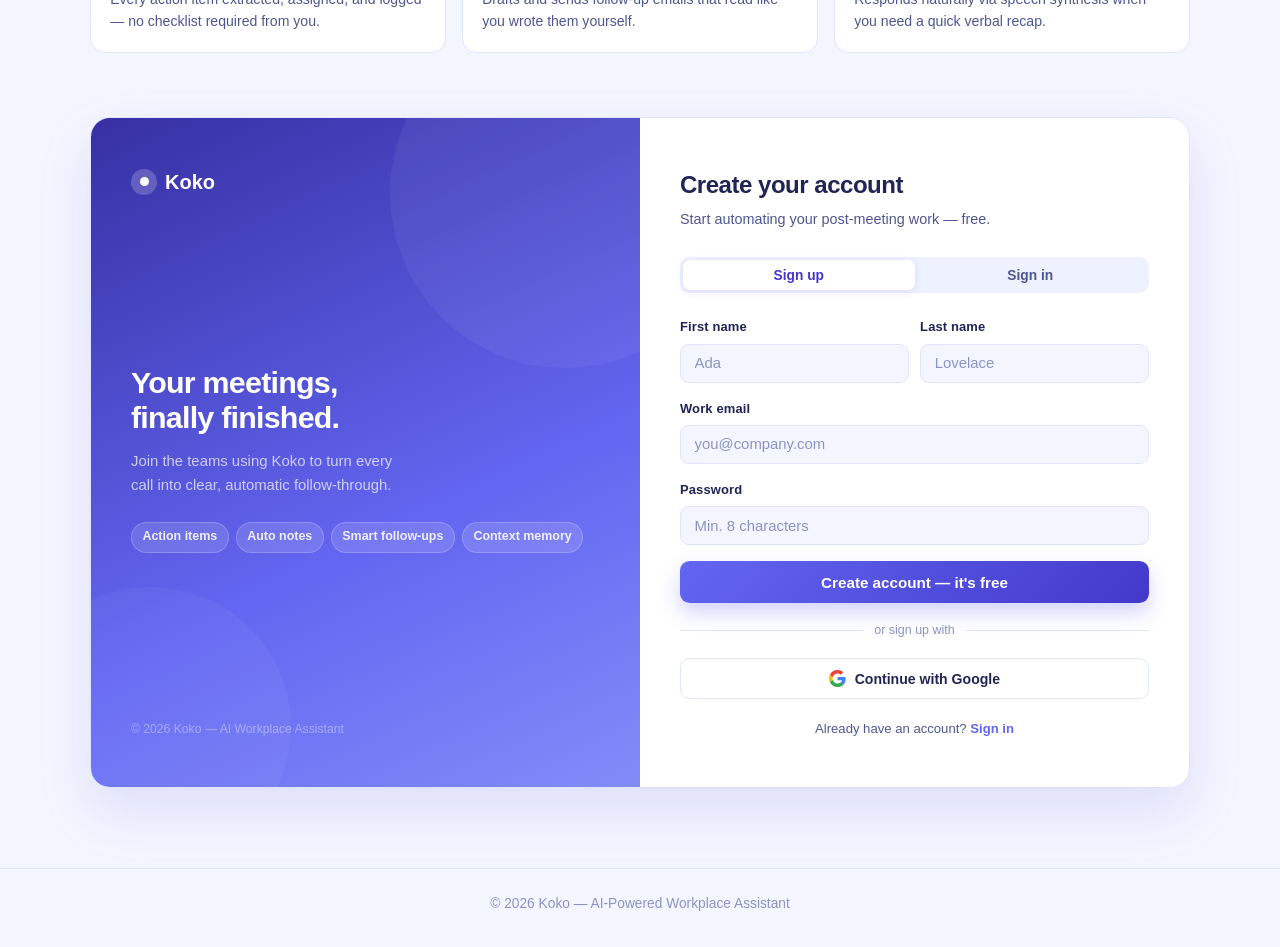
<file: backend/landing.html>
<!DOCTYPE html>
<html lang="en">
<head>
    <meta charset="UTF-8">
    <meta name="viewport" content="width=device-width, initial-scale=1.0">
    <title>Koko — AI Workplace Assistant</title>
    <style>
        *, *::before, *::after { box-sizing: border-box; margin: 0; padding: 0; }

        :root {
            --primary: #6366f1;
            --primary-dark: #4338ca;
            --primary-soft: #e8eaff;
            --text-primary: #1f2554;
            --text-secondary: #4d578f;
            --text-muted: #8b93c4;
            --bg: #f4f6ff;
            --surface: #ffffff;
            --surface-soft: #eef1ff;
            --border: #dfe5ff;
            --shadow: 0 14px 36px rgba(67, 56, 202, 0.10);
            --shadow-btn: 0 10px 20px rgba(99, 102, 241, 0.28);
        }

        html { scroll-behavior: smooth; }

        body {
            font-family: -apple-system, BlinkMacSystemFont, "Segoe UI", "Roboto", sans-serif;
            background: var(--bg);
            color: var(--text-primary);
            line-height: 1.6;
        }

        a { color: inherit; text-decoration: none; }

        .container {
            width: min(1100px, 92vw);
            margin: 0 auto;
        }

        /* ── NAV ── */
        .nav {
            position: sticky;
            top: 0;
            z-index: 20;
            backdrop-filter: blur(10px);
            background: rgba(244, 246, 255, 0.88);
            border-bottom: 1px solid var(--border);
        }

        .nav-inner {
            height: 66px;
            display: flex;
            align-items: center;
            justify-content: space-between;
        }

        .brand {
            font-size: 1.18rem;
            font-weight: 800;
            letter-spacing: 0.02em;
            display: flex;
            align-items: center;
            gap: 0.5rem;
        }

        /* Pulse mark in nav */
        .nav-pulse {
            width: 22px;
            height: 22px;
            border-radius: 50%;
            background: var(--primary-soft);
            position: relative;
            display: flex;
            align-items: center;
            justify-content: center;
        }

        .nav-pulse::after {
            content: "";
            position: absolute;
            width: 8px;
            height: 8px;
            border-radius: 50%;
            background: var(--primary);
        }

        .nav-links {
            display: flex;
            align-items: center;
            gap: 0.5rem;
            font-size: 0.92rem;
            color: var(--text-secondary);
        }

        .nav-links a {
            padding: 0.35rem 0.6rem;
            border-radius: 0.45rem;
            transition: background 0.16s, color 0.16s;
            font-weight: 500;
        }

        .nav-links a:hover { background: var(--surface-soft); color: var(--text-primary); }

        .nav-cta {
            padding: 0.48rem 1rem;
            border-radius: 0.55rem;
            background: var(--primary);
            color: #fff !important;
            font-weight: 700;
            font-size: 0.88rem;
            transition: background 0.16s, transform 0.16s !important;
        }

        .nav-cta:hover { background: var(--primary-dark) !important; transform: translateY(-1px); }

        /* ── HERO ── */
        .hero {
            padding: 5rem 0 4rem;
            position: relative;
            overflow: hidden;
        }

        .hero::before {
            content: "";
            position: absolute;
            top: -80px; left: -120px;
            width: 600px; height: 600px;
            border-radius: 50%;
            background: radial-gradient(circle, rgba(99,102,241,0.08) 0%, transparent 70%);
            pointer-events: none;
        }

        .hero-grid {
            display: grid;
            grid-template-columns: 1fr 1fr;
            gap: 3rem;
            align-items: center;
        }

        .eyebrow {
            display: inline-flex;
            align-items: center;
            gap: 0.4rem;
            padding: 0.38rem 0.8rem;
            border-radius: 999px;
            background: var(--primary-soft);
            color: var(--primary-dark);
            font-size: 0.8rem;
            font-weight: 700;
            letter-spacing: 0.03em;
            text-transform: uppercase;
            margin-bottom: 1.1rem;
        }

        .eyebrow-dot {
            width: 6px; height: 6px;
            border-radius: 50%;
            background: var(--primary);
            animation: blink 1.8s ease-in-out infinite;
        }

        @keyframes blink {
            0%, 100% { opacity: 1; }
            50% { opacity: 0.3; }
        }

        .hero h1 {
            font-size: clamp(2.1rem, 4.5vw, 3.4rem);
            font-weight: 800;
            line-height: 1.08;
            letter-spacing: -0.03em;
            margin-bottom: 1.1rem;
        }

        .hero h1 em {
            font-style: normal;
            background: linear-gradient(135deg, var(--primary) 0%, #818cf8 100%);
            -webkit-background-clip: text;
            -webkit-text-fill-color: transparent;
            background-clip: text;
        }

        .hero-desc {
            color: var(--text-secondary);
            font-size: 1.05rem;
            max-width: 52ch;
            line-height: 1.7;
        }

        .cta-row {
            margin-top: 2rem;
            display: flex;
            flex-wrap: wrap;
            gap: 0.75rem;
            align-items: center;
        }

        .btn {
            display: inline-flex;
            align-items: center;
            gap: 0.45rem;
            border: none;
            padding: 0.8rem 1.3rem;
            border-radius: 0.65rem;
            cursor: pointer;
            font-weight: 700;
            font-size: 0.95rem;
            font-family: inherit;
            transition: transform 0.18s, box-shadow 0.18s, background 0.18s;
            text-decoration: none;
        }

        .btn-primary {
            background: linear-gradient(135deg, var(--primary) 0%, var(--primary-dark) 100%);
            color: #fff;
            box-shadow: var(--shadow-btn);
        }

        .btn-primary:hover { transform: translateY(-2px); box-shadow: 0 14px 28px rgba(99,102,241,0.36); }

        .btn-ghost {
            background: transparent;
            color: var(--text-secondary);
            border: 1.5px solid var(--border);
        }

        .btn-ghost:hover { background: var(--surface); color: var(--text-primary); transform: translateY(-1px); }

        /* ── WAVEFORM — the signature element ── */
        .waveform-card {
            background: var(--surface);
            border: 1px solid var(--border);
            border-radius: 1.1rem;
            padding: 1.6rem 1.4rem 1.3rem;
            box-shadow: var(--shadow);
            position: relative;
            overflow: hidden;
        }

        .waveform-card::after {
            content: "";
            position: absolute;
            bottom: 0; left: 0; right: 0;
            height: 3px;
            background: linear-gradient(90deg, var(--primary) 0%, #818cf8 100%);
            border-radius: 0 0 1.1rem 1.1rem;
        }

        .wave-label {
            font-size: 0.78rem;
            font-weight: 700;
            color: var(--text-muted);
            letter-spacing: 0.07em;
            text-transform: uppercase;
            margin-bottom: 1rem;
            display: flex;
            align-items: center;
            gap: 0.45rem;
        }

        .rec-dot {
            width: 7px; height: 7px;
            border-radius: 50%;
            background: #ef4444;
            animation: blink 1.1s ease-in-out infinite;
        }

        .waveform {
            display: flex;
            align-items: center;
            gap: 3px;
            height: 52px;
            margin-bottom: 1.25rem;
        }

        .wave-bar {
            flex: 1;
            border-radius: 3px;
            background: var(--primary);
            opacity: 0.75;
            animation: wave 1.2s ease-in-out infinite alternate;
        }

        /* stagger heights & delays for organic feel */
        .wave-bar:nth-child(1)  { animation-duration:0.9s;  animation-delay:0s;    --h:18px; }
        .wave-bar:nth-child(2)  { animation-duration:1.1s;  animation-delay:0.08s; --h:30px; }
        .wave-bar:nth-child(3)  { animation-duration:0.8s;  animation-delay:0.16s; --h:44px; }
        .wave-bar:nth-child(4)  { animation-duration:1.3s;  animation-delay:0.05s; --h:36px; }
        .wave-bar:nth-child(5)  { animation-duration:0.95s; animation-delay:0.2s;  --h:50px; }
        .wave-bar:nth-child(6)  { animation-duration:1.0s;  animation-delay:0.12s; --h:38px; }
        .wave-bar:nth-child(7)  { animation-duration:0.85s; animation-delay:0.3s;  --h:28px; }
        .wave-bar:nth-child(8)  { animation-duration:1.2s;  animation-delay:0.04s; --h:46px; }
        .wave-bar:nth-child(9)  { animation-duration:1.0s;  animation-delay:0.18s; --h:34px; }
        .wave-bar:nth-child(10) { animation-duration:0.88s; animation-delay:0.25s; --h:52px; }
        .wave-bar:nth-child(11) { animation-duration:1.15s; animation-delay:0.1s;  --h:40px; }
        .wave-bar:nth-child(12) { animation-duration:0.92s; animation-delay:0.22s; --h:24px; }
        .wave-bar:nth-child(13) { animation-duration:1.05s; animation-delay:0.14s; --h:42px; }
        .wave-bar:nth-child(14) { animation-duration:0.78s; animation-delay:0.32s; --h:32px; }
        .wave-bar:nth-child(15) { animation-duration:1.1s;  animation-delay:0.06s; --h:20px; }
        .wave-bar:nth-child(16) { animation-duration:0.96s; animation-delay:0.28s; --h:48px; }
        .wave-bar:nth-child(17) { animation-duration:1.3s;  animation-delay:0.02s; --h:36px; }
        .wave-bar:nth-child(18) { animation-duration:0.84s; animation-delay:0.19s; --h:26px; }
        .wave-bar:nth-child(19) { animation-duration:1.08s; animation-delay:0.11s; --h:44px; }
        .wave-bar:nth-child(20) { animation-duration:0.91s; animation-delay:0.27s; --h:16px; }

        @keyframes wave {
            from { height: calc(var(--h) * 0.3); }
            to   { height: var(--h); }
        }

        .action-chips {
            display: flex;
            flex-wrap: wrap;
            gap: 0.45rem;
        }

        .chip {
            display: inline-flex;
            align-items: center;
            gap: 0.35rem;
            padding: 0.3rem 0.65rem;
            border-radius: 999px;
            background: var(--surface-soft);
            border: 1px solid var(--border);
            font-size: 0.8rem;
            color: var(--text-secondary);
            font-weight: 600;
        }

        .chip-check { color: var(--primary); font-weight: 800; font-size: 0.85rem; }

        /* ── STATS ── */
        .stats-strip {
            display: grid;
            grid-template-columns: repeat(3, 1fr);
            gap: 1rem;
            padding: 2.5rem 0;
            border-top: 1px solid var(--border);
            border-bottom: 1px solid var(--border);
            margin: 0 0 3.5rem;
        }

        .stat { text-align: center; }

        .stat-num {
            font-size: 2rem;
            font-weight: 800;
            color: var(--primary-dark);
            letter-spacing: -0.03em;
            display: block;
        }

        .stat-label {
            font-size: 0.88rem;
            color: var(--text-secondary);
            margin-top: 0.2rem;
        }

        /* ── HOW IT WORKS ── */
        .how {
            margin-bottom: 4rem;
        }

        .section-label {
            font-size: 0.78rem;
            font-weight: 700;
            color: var(--primary);
            letter-spacing: 0.08em;
            text-transform: uppercase;
            margin-bottom: 0.55rem;
        }

        .section-title {
            font-size: clamp(1.6rem, 3vw, 2.2rem);
            font-weight: 800;
            letter-spacing: -0.025em;
            line-height: 1.15;
            margin-bottom: 0.5rem;
        }

        .section-sub {
            color: var(--text-secondary);
            font-size: 0.97rem;
            max-width: 56ch;
            margin-bottom: 2.2rem;
        }

        .steps {
            display: grid;
            grid-template-columns: repeat(3, 1fr);
            gap: 1.2rem;
        }

        .step {
            background: var(--surface);
            border: 1px solid var(--border);
            border-radius: 1rem;
            padding: 1.4rem 1.3rem;
            position: relative;
            overflow: hidden;
            transition: transform 0.2s, box-shadow 0.2s;
        }

        .step:hover { transform: translateY(-3px); box-shadow: 0 12px 28px rgba(67,56,202,0.09); }

        .step-num {
            font-size: 0.75rem;
            font-weight: 800;
            color: var(--primary);
            letter-spacing: 0.06em;
            margin-bottom: 0.75rem;
        }

        .step-icon {
            font-size: 1.6rem;
            margin-bottom: 0.75rem;
            display: block;
        }

        .step h3 {
            font-size: 1.02rem;
            font-weight: 700;
            margin-bottom: 0.4rem;
            color: var(--text-primary);
        }

        .step p {
            font-size: 0.9rem;
            color: var(--text-secondary);
            line-height: 1.6;
        }

        /* ── FEATURES ── */
        .features-section { margin-bottom: 4rem; }

        .feature-grid {
            display: grid;
            grid-template-columns: repeat(3, 1fr);
            gap: 1rem;
        }

        .feat {
            background: var(--surface);
            border: 1px solid var(--border);
            border-radius: 0.9rem;
            padding: 1.2rem;
            transition: transform 0.2s, box-shadow 0.2s;
        }

        .feat:hover { transform: translateY(-3px); box-shadow: 0 10px 24px rgba(17,24,39,0.07); }

        .feat-icon { font-size: 1.3rem; margin-bottom: 0.6rem; display: block; }

        .feat h3 {
            font-size: 0.97rem;
            font-weight: 700;
            color: var(--primary-dark);
            margin-bottom: 0.35rem;
        }

        .feat p { font-size: 0.88rem; color: var(--text-secondary); line-height: 1.6; }

        /* ── AUTH SECTION ── */
        .auth-section {
            margin-bottom: 5rem;
        }

        .auth-shell {
            background: var(--surface);
            border: 1px solid var(--border);
            border-radius: 1.25rem;
            overflow: hidden;
            box-shadow: 0 24px 56px rgba(67,56,202,0.12);
            display: grid;
            grid-template-columns: 1fr 1fr;
        }

        /* Auth left — gradient */
        .auth-left {
            background: linear-gradient(155deg, #3730a3 0%, #6366f1 60%, #818cf8 100%);
            padding: 3rem 2.5rem;
            display: flex;
            flex-direction: column;
            justify-content: space-between;
            position: relative;
            overflow: hidden;
        }

        .auth-left::before {
            content: "";
            position: absolute;
            top: -100px; right: -100px;
            width: 350px; height: 350px;
            border-radius: 50%;
            background: rgba(255,255,255,0.05);
            pointer-events: none;
        }

        .auth-left::after {
            content: "";
            position: absolute;
            bottom: -80px; left: -80px;
            width: 280px; height: 280px;
            border-radius: 50%;
            background: rgba(255,255,255,0.04);
            pointer-events: none;
        }

        .auth-brand {
            font-size: 1.25rem;
            font-weight: 800;
            color: #fff;
            display: flex;
            align-items: center;
            gap: 0.5rem;
            position: relative;
            z-index: 1;
        }

        /* Pulse ring — signature element repeated */
        .pulse-mark {
            width: 26px; height: 26px;
            border-radius: 50%;
            background: rgba(255,255,255,0.2);
            position: relative;
            display: flex;
            align-items: center;
            justify-content: center;
            flex-shrink: 0;
        }

        .pulse-mark::before, .pulse-mark::after {
            content: "";
            position: absolute;
            border-radius: 50%;
            border: 1.5px solid rgba(255,255,255,0.45);
            animation: pulse-ring 2.4s cubic-bezier(0.4,0,0.6,1) infinite;
        }

        .pulse-mark::after { animation-delay: 1.2s; }

        @keyframes pulse-ring {
            0%   { width: 26px; height: 26px; opacity: 0.8; }
            100% { width: 68px; height: 68px; opacity: 0; }
        }

        .pulse-dot {
            width: 9px; height: 9px;
            border-radius: 50%;
            background: #fff;
            position: relative;
            z-index: 1;
        }

        .auth-left-body {
            flex: 1;
            display: flex;
            flex-direction: column;
            justify-content: center;
            padding: 2.5rem 0;
            position: relative;
            z-index: 1;
        }

        .auth-left-body h2 {
            font-size: clamp(1.45rem, 2.5vw, 1.9rem);
            font-weight: 800;
            color: #fff;
            line-height: 1.15;
            letter-spacing: -0.025em;
            margin-bottom: 0.85rem;
        }

        .auth-left-body p {
            color: rgba(255,255,255,0.7);
            font-size: 0.93rem;
            line-height: 1.65;
            max-width: 32ch;
        }

        .fp-pills {
            display: flex;
            flex-wrap: wrap;
            gap: 0.45rem;
            margin-top: 1.5rem;
        }

        .fp {
            background: rgba(255,255,255,0.13);
            border: 1px solid rgba(255,255,255,0.2);
            color: rgba(255,255,255,0.88);
            font-size: 0.78rem;
            font-weight: 600;
            padding: 0.28rem 0.65rem;
            border-radius: 999px;
        }

        .auth-left-footer {
            color: rgba(255,255,255,0.38);
            font-size: 0.76rem;
            position: relative;
            z-index: 1;
        }

        /* Auth right — form */
        .auth-right {
            padding: 3rem 2.5rem;
            display: flex;
            flex-direction: column;
            justify-content: center;
        }

        .form-head { margin-bottom: 1.6rem; }

        .form-head h2 {
            font-size: 1.5rem;
            font-weight: 800;
            letter-spacing: -0.02em;
            margin-bottom: 0.25rem;
        }

        .form-head p { color: var(--text-secondary); font-size: 0.9rem; }

        /* Tabs */
        .tabs {
            display: flex;
            background: var(--surface-soft);
            border-radius: 0.6rem;
            padding: 3px;
            margin-bottom: 1.5rem;
        }

        .tab {
            flex: 1;
            padding: 0.48rem;
            border: none;
            border-radius: 0.45rem;
            background: transparent;
            color: var(--text-secondary);
            font-size: 0.86rem;
            font-weight: 700;
            cursor: pointer;
            font-family: inherit;
            transition: background 0.18s, color 0.18s, box-shadow 0.18s;
        }

        .tab.active {
            background: var(--surface);
            color: var(--primary-dark);
            box-shadow: 0 2px 8px rgba(67,56,202,0.1);
        }

        /* Fields */
        .field { margin-bottom: 1rem; }

        label {
            display: block;
            font-size: 0.81rem;
            font-weight: 700;
            color: var(--text-primary);
            margin-bottom: 0.36rem;
            letter-spacing: 0.01em;
        }

        input[type="text"],
        input[type="email"],
        input[type="password"] {
            width: 100%;
            padding: 0.65rem 0.85rem;
            border: 1.5px solid var(--border);
            border-radius: 0.55rem;
            font-size: 0.93rem;
            color: var(--text-primary);
            background: var(--bg);
            outline: none;
            font-family: inherit;
            transition: border-color 0.18s, box-shadow 0.18s, background 0.18s;
        }

        input:focus {
            border-color: var(--primary);
            box-shadow: 0 0 0 3px rgba(99,102,241,0.12);
            background: #fff;
        }

        input::placeholder { color: var(--text-muted); }

        .field-row { display: grid; grid-template-columns: 1fr 1fr; gap: 0.7rem; }

        .aux-row {
            display: flex;
            justify-content: space-between;
            align-items: center;
            margin-bottom: 1.15rem;
        }

        .check-label {
            display: flex;
            align-items: center;
            gap: 0.4rem;
            font-size: 0.81rem;
            color: var(--text-secondary);
            cursor: pointer;
        }

        .check-label input { accent-color: var(--primary); }

        .forgot {
            font-size: 0.81rem;
            color: var(--primary);
            font-weight: 700;
            cursor: pointer;
            border: none;
            background: none;
            padding: 0;
            font-family: inherit;
        }

        .forgot:hover { text-decoration: underline; }

        .btn-submit {
            width: 100%;
            padding: 0.78rem;
            background: linear-gradient(135deg, var(--primary) 0%, var(--primary-dark) 100%);
            color: #fff;
            border: none;
            border-radius: 0.6rem;
            font-size: 0.95rem;
            font-weight: 700;
            cursor: pointer;
            font-family: inherit;
            box-shadow: var(--shadow-btn);
            transition: transform 0.18s, box-shadow 0.18s;
        }

        .btn-submit:hover { transform: translateY(-1px); box-shadow: 0 14px 26px rgba(99,102,241,0.34); }
        .btn-submit:active { transform: translateY(0); }

        .divider {
            display: flex;
            align-items: center;
            gap: 0.7rem;
            margin: 1.1rem 0;
            color: var(--text-muted);
            font-size: 0.78rem;
        }

        .divider::before, .divider::after {
            content: ""; flex: 1;
            height: 1px;
            background: var(--border);
        }

        .btn-sso {
            width: 100%;
            padding: 0.68rem;
            border: 1.5px solid var(--border);
            border-radius: 0.6rem;
            background: var(--surface);
            color: var(--text-primary);
            font-size: 0.88rem;
            font-weight: 600;
            cursor: pointer;
            font-family: inherit;
            display: flex;
            align-items: center;
            justify-content: center;
            gap: 0.55rem;
            transition: background 0.18s, border-color 0.18s, transform 0.18s;
        }

        .btn-sso:hover { background: var(--surface-soft); border-color: #c7d0ff; transform: translateY(-1px); }

        .g-icon { width: 17px; height: 17px; flex-shrink: 0; }

        .switch-p {
            margin-top: 1.2rem;
            text-align: center;
            font-size: 0.82rem;
            color: var(--text-secondary);
        }

        .switch-p button {
            background: none; border: none;
            color: var(--primary); font-weight: 700;
            cursor: pointer; font-size: inherit;
            font-family: inherit; padding: 0;
        }

        .switch-p button:hover { text-decoration: underline; }

        .panel { display: none; }
        .panel.active { display: block; }

        .success-banner {
            background: #f0fdf4;
            border: 1px solid #bbf7d0;
            border-radius: 0.55rem;
            padding: 0.7rem 0.9rem;
            color: #166534;
            font-size: 0.86rem;
            font-weight: 600;
            display: none;
            margin-bottom: 0.9rem;
        }

        /* ── FOOTER ── */
        .footer {
            border-top: 1px solid var(--border);
            padding: 1.5rem 0 2rem;
            text-align: center;
            color: var(--text-muted);
            font-size: 0.86rem;
        }

        /* ── FOCUS ── */
        button:focus-visible, input:focus-visible, a:focus-visible {
            outline: 3px solid rgba(99,102,241,0.35);
            outline-offset: 2px;
        }

        /* ── REDUCED MOTION ── */
        @media (prefers-reduced-motion: reduce) {
            html { scroll-behavior: auto; }
            *, *::before, *::after {
                animation-duration: 0.01ms !important;
                transition-duration: 0.01ms !important;
            }
        }

        /* ── MOBILE ── */
        @media (max-width: 760px) {
            .hero { padding: 3rem 0 2.5rem; }
            .hero-grid { grid-template-columns: 1fr; gap: 2rem; }
            .steps, .feature-grid { grid-template-columns: 1fr; }
            .stats-strip { grid-template-columns: 1fr; gap: 1.5rem; text-align: left; }
            .auth-shell { grid-template-columns: 1fr; }
            .auth-left { min-height: 220px; padding: 2rem 1.75rem; }
            .auth-left-footer { display: none; }
            .auth-right { padding: 2rem 1.75rem; }
            .field-row { grid-template-columns: 1fr; }
            .nav-links a:not(.nav-cta) { display: none; }
        }
    </style>
</head>
<body>

<!-- ── NAV ── -->
<nav class="nav">
    <div class="container nav-inner">
        <a href="#" class="brand">
            <span class="nav-pulse"></span>
            Koko
        </a>
        <div class="nav-links">
            <a href="#how">How it works</a>
            <a href="#features">Features</a>
            <a href="#get-started" class="nav-cta">Get started free</a>
        </div>
    </div>
</nav>

<main>
    <!-- ── HERO ── -->
    <section class="hero" id="about">
        <div class="container">
            <div class="hero-grid">
                <div>
                    <span class="eyebrow"><span class="eyebrow-dot"></span> AI Workplace Assistant</span>
                    <h1>Every meeting,<br><em>finished automatically.</em></h1>
                    <p class="hero-desc">
                        Koko listens during your calls, captures what matters, and handles all the follow-through — action items, notes, follow-up emails — without you lifting a finger.
                    </p>
                    <div class="cta-row">
                        <a href="#get-started" class="btn btn-primary">
                            Start for free
                            <svg width="14" height="14" viewBox="0 0 14 14" fill="none"><path d="M3 7h8M8 4l3 3-3 3" stroke="#fff" stroke-width="1.6" stroke-linecap="round" stroke-linejoin="round"/></svg>
                        </a>
                        <a href="#how" class="btn btn-ghost">See how it works</a>
                    </div>
                </div>

                <!-- Waveform card — signature element -->
                <div class="waveform-card" aria-label="Koko listening in real time">
                    <div class="wave-label">
                        <span class="rec-dot"></span>
                        Koko is listening
                    </div>
                    <div class="waveform" aria-hidden="true">
                        <div class="wave-bar"></div><div class="wave-bar"></div><div class="wave-bar"></div>
                        <div class="wave-bar"></div><div class="wave-bar"></div><div class="wave-bar"></div>
                        <div class="wave-bar"></div><div class="wave-bar"></div><div class="wave-bar"></div>
                        <div class="wave-bar"></div><div class="wave-bar"></div><div class="wave-bar"></div>
                        <div class="wave-bar"></div><div class="wave-bar"></div><div class="wave-bar"></div>
                        <div class="wave-bar"></div><div class="wave-bar"></div><div class="wave-bar"></div>
                        <div class="wave-bar"></div><div class="wave-bar"></div>
                    </div>
                    <div class="action-chips">
                        <span class="chip"><span class="chip-check">✓</span> Action items detected</span>
                        <span class="chip"><span class="chip-check">✓</span> Notes ready</span>
                        <span class="chip"><span class="chip-check">✓</span> Follow-up drafted</span>
                    </div>
                </div>
            </div>
        </div>
    </section>

    <div class="container">

        <!-- ── STATS ── -->
        <div class="stats-strip">
            <div class="stat">
                <span class="stat-num">0</span>
                <span class="stat-label">Action items ever missed</span>
            </div>
            <div class="stat">
                <span class="stat-num">&lt;30s</span>
                <span class="stat-label">Time to your follow-up email</span>
            </div>
            <div class="stat">
                <span class="stat-num">100%</span>
                <span class="stat-label">Context retained across calls</span>
            </div>
        </div>

        <!-- ── HOW IT WORKS ── -->
        <section class="how" id="how">
            <p class="section-label">How it works</p>
            <h2 class="section-title">From meeting to done — without you.</h2>
            <p class="section-sub">Koko joins your call, pays attention so you don't have to, and cleans up everything after.</p>
            <div class="steps">
                <div class="step">
                    <p class="step-num">STEP 01</p>
                    <span class="step-icon"></span>
                    <h3>Koko listens</h3>
                    <p>She joins your meeting and captures audio, detecting key moments, decisions, and action items as they happen.</p>
                </div>
                <div class="step">
                    <p class="step-num">STEP 02</p>
                    <span class="step-icon"></span>
                    <h3>Koko understands</h3>
                    <p>Using context from your past meetings, she builds a clear picture of what was said, what was decided, and what comes next.</p>
                </div>
                <div class="step">
                    <p class="step-num">STEP 03</p>
                    <span class="step-icon"></span>
                    <h3>Koko acts</h3>
                    <p>Notes, action items, and follow-up emails go out automatically — before you've even closed the tab.</p>
                </div>
            </div>
        </section>

        <!-- ── FEATURES ── -->
        <section class="features-section" id="features">
            <p class="section-label">Features</p>
            <h2 class="section-title">Everything after the call, automated.</h2>
            <p class="section-sub">Built to eliminate the manual work that piles up after every meeting.</p>
            <div class="feature-grid">
                <div class="feat">
                    <span class="feat-icon"></span>
                    <h3>Intelligent listening</h3>
                    <p>Captures audio and flags the moments that matter — decisions, blockers, commitments.</p>
                </div>
                <div class="feat">
                    <span class="feat-icon"></span>
                    <h3>Automatic notes</h3>
                    <p>Real-time transcription with smart summarisation — structured, not a wall of text.</p>
                </div>
                <div class="feat">
                    <span class="feat-icon"></span>
                    <h3>Context memory</h3>
                    <p>RAG-powered recall means Koko always knows what came up last time.</p>
                </div>
                <div class="feat">
                    <span class="feat-icon"></span>
                    <h3>Action tracking</h3>
                    <p>Every action item extracted, assigned, and logged — no checklist required from you.</p>
                </div>
                <div class="feat">
                    <span class="feat-icon"></span>
                    <h3>Smart follow-ups</h3>
                    <p>Drafts and sends follow-up emails that read like you wrote them yourself.</p>
                </div>
                <div class="feat">
                    <span class="feat-icon"></span>
                    <h3>Voice response</h3>
                    <p>Responds naturally via speech synthesis when you need a quick verbal recap.</p>
                </div>
            </div>
        </section>

        <!-- ── AUTH ── -->
        <section class="auth-section" id="get-started">
            <div class="auth-shell">

                <!-- Left brand panel -->
                <div class="auth-left">
                    <div class="auth-brand">
                        <div class="pulse-mark"><div class="pulse-dot"></div></div>
                        Koko
                    </div>

                    <div class="auth-left-body">
                        <h2>Your meetings,<br>finally finished.</h2>
                        <p>Join the teams using Koko to turn every call into clear, automatic follow-through.</p>
                        <div class="fp-pills">
                            <span class="fp">Action items</span>
                            <span class="fp">Auto notes</span>
                            <span class="fp">Smart follow-ups</span>
                            <span class="fp">Context memory</span>
                        </div>
                    </div>

                    <p class="auth-left-footer">© 2026 Koko — AI Workplace Assistant</p>
                </div>

                <!-- Right form panel -->
                <div class="auth-right">
                    <div class="form-head">
                        <h2 id="form-title">Create your account</h2>
                        <p id="form-sub">Start automating your post-meeting work — free.</p>
                    </div>

                    <div class="tabs" role="tablist">
                        <button class="tab active" id="tab-signup" role="tab" aria-selected="true" aria-controls="panel-signup" onclick="switchTab('signup')">Sign up</button>
                        <button class="tab"         id="tab-signin" role="tab" aria-selected="false" aria-controls="panel-signin" onclick="switchTab('signin')">Sign in</button>
                    </div>

                    <div id="success-banner" class="success-banner">Account created! Check your email to confirm.</div>

                    <!-- Sign-up panel -->
                    <div id="panel-signup" class="panel active" role="tabpanel" aria-labelledby="tab-signup">
                        <div class="field-row">
                            <div class="field">
                                <label for="first">First name</label>
                                <input type="text" id="first" placeholder="Ada" autocomplete="given-name">
                            </div>
                            <div class="field">
                                <label for="last">Last name</label>
                                <input type="text" id="last" placeholder="Lovelace" autocomplete="family-name">
                            </div>
                        </div>
                        <div class="field">
                            <label for="su-email">Work email</label>
                            <input type="email" id="su-email" placeholder="you@company.com" autocomplete="email">
                        </div>
                        <div class="field">
                            <label for="su-pass">Password</label>
                            <input type="password" id="su-pass" placeholder="Min. 8 characters" autocomplete="new-password">
                        </div>
                        <button class="btn-submit" onclick="handleSignUp()">Create account — it's free</button>
                        <div class="divider">or sign up with</div>
                        <button class="btn-sso" onclick="handleGoogle()">
                            <svg class="g-icon" viewBox="0 0 18 18" fill="none"><path d="M17.64 9.2c0-.637-.057-1.251-.164-1.84H9v3.481h4.844c-.209 1.125-.843 2.078-1.796 2.717v2.258h2.908c1.702-1.567 2.684-3.875 2.684-6.615z" fill="#4285F4"/><path d="M9 18c2.43 0 4.467-.806 5.956-2.18l-2.908-2.259c-.806.54-1.837.86-3.048.86-2.344 0-4.328-1.584-5.036-3.711H.957v2.332A8.997 8.997 0 0 0 9 18z" fill="#34A853"/><path d="M3.964 10.71A5.41 5.41 0 0 1 3.682 9c0-.593.102-1.17.282-1.71V4.958H.957A8.996 8.996 0 0 0 0 9c0 1.452.348 2.827.957 4.042l3.007-2.332z" fill="#FBBC05"/><path d="M9 3.58c1.321 0 2.508.454 3.44 1.345l2.582-2.58C13.463.891 11.426 0 9 0A8.997 8.997 0 0 0 .957 4.958L3.964 7.29C4.672 5.163 6.656 3.58 9 3.58z" fill="#EA4335"/></svg>
                            Continue with Google
                        </button>
                        <p class="switch-p">Already have an account? <button onclick="switchTab('signin')">Sign in</button></p>
                    </div>

                    <!-- Sign-in panel -->
                    <div id="panel-signin" class="panel" role="tabpanel" aria-labelledby="tab-signin">
                        <div class="field">
                            <label for="si-email">Work email</label>
                            <input type="email" id="si-email" placeholder="you@company.com" autocomplete="email">
                        </div>
                        <div class="field">
                            <label for="si-pass">Password</label>
                            <input type="password" id="si-pass" placeholder="••••••••" autocomplete="current-password">
                        </div>
                        <div class="aux-row">
                            <label class="check-label"><input type="checkbox" id="remember"> Remember me</label>
                            <button class="forgot" onclick="handleForgot()">Forgot password?</button>
                        </div>
                        <button class="btn-submit" onclick="handleSignIn()">Sign in to Koko</button>
                        <div class="divider">or continue with</div>
                        <button class="btn-sso" onclick="handleGoogle()">
                            <svg class="g-icon" viewBox="0 0 18 18" fill="none"><path d="M17.64 9.2c0-.637-.057-1.251-.164-1.84H9v3.481h4.844c-.209 1.125-.843 2.078-1.796 2.717v2.258h2.908c1.702-1.567 2.684-3.875 2.684-6.615z" fill="#4285F4"/><path d="M9 18c2.43 0 4.467-.806 5.956-2.18l-2.908-2.259c-.806.54-1.837.86-3.048.86-2.344 0-4.328-1.584-5.036-3.711H.957v2.332A8.997 8.997 0 0 0 9 18z" fill="#34A853"/><path d="M3.964 10.71A5.41 5.41 0 0 1 3.682 9c0-.593.102-1.17.282-1.71V4.958H.957A8.996 8.996 0 0 0 0 9c0 1.452.348 2.827.957 4.042l3.007-2.332z" fill="#FBBC05"/><path d="M9 3.58c1.321 0 2.508.454 3.44 1.345l2.582-2.58C13.463.891 11.426 0 9 0A8.997 8.997 0 0 0 .957 4.958L3.964 7.29C4.672 5.163 6.656 3.58 9 3.58z" fill="#EA4335"/></svg>
                            Continue with Google
                        </button>
                        <p class="switch-p">New to Koko? <button onclick="switchTab('signup')">Create a free account</button></p>
                    </div>

                </div>
            </div>
        </section>

    </div><!-- /container -->
</main>

<footer class="footer">
    <div class="container">
        <p>© 2026 Koko — AI-Powered Workplace Assistant</p>
    </div>
</footer>

<script>
    function switchTab(tab) {
        const isSignup = tab === 'signup';
        ['signup','signin'].forEach(t => {
            document.getElementById('tab-' + t).classList.toggle('active', t === tab);
            document.getElementById('tab-' + t).setAttribute('aria-selected', t === tab);
            document.getElementById('panel-' + t).classList.toggle('active', t === tab);
        });
        document.getElementById('form-title').textContent = isSignup ? 'Create your account' : 'Welcome back';
        document.getElementById('form-sub').textContent   = isSignup ? 'Start automating your post-meeting work — free.' : 'Sign in to your Koko workspace.';
        document.getElementById('success-banner').style.display = 'none';
    }

    function handleSignUp() {
        const first = document.getElementById('first').value.trim();
        const email = document.getElementById('su-email').value.trim();
        const pass  = document.getElementById('su-pass').value;
        if (!first || !email || !pass) { alert('Please fill in all fields.'); return; }
        if (pass.length < 8) { alert('Password must be at least 8 characters.'); return; }
        document.getElementById('success-banner').style.display = 'block';
    }

    function handleSignIn() {
        const email = document.getElementById('si-email').value.trim();
        const pass  = document.getElementById('si-pass').value;
        if (!email || !pass) { alert('Please enter your email and password.'); return; }
        alert('Signing you in… (connect your auth backend here)');
    }

    function handleGoogle() {
        alert('Google OAuth — connect your provider here.');
    }

    function handleForgot() {
        const email = document.getElementById('si-email').value.trim();
        alert(email ? 'Reset link sent to ' + email : 'Enter your email above first.');
    }
</script>

</body>
</html>
</file>
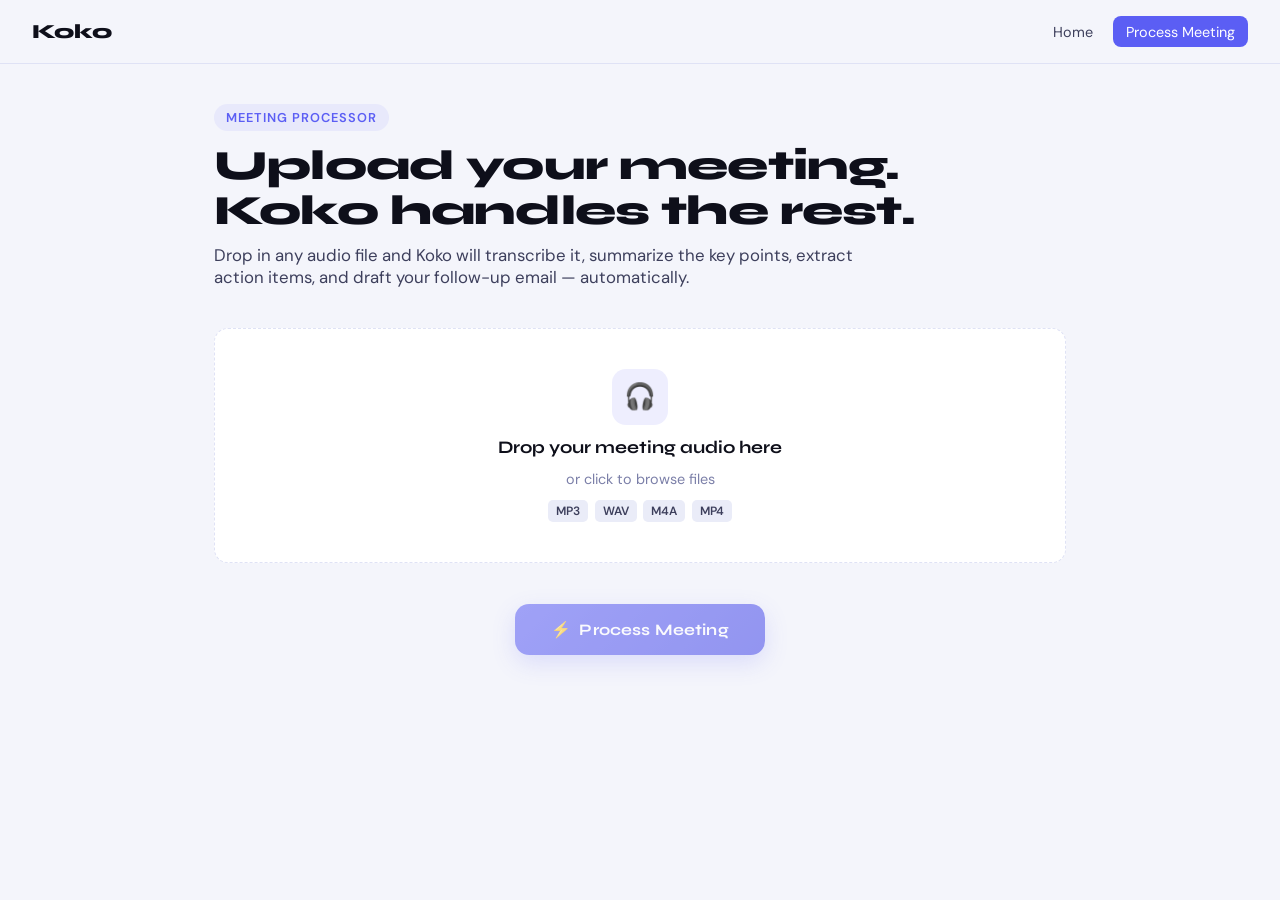
<file: frontend/koko-app.html>
<!DOCTYPE html>
<html lang="en">
<head>
<meta charset="UTF-8"/>
<meta name="viewport" content="width=device-width, initial-scale=1.0"/>
<title>Koko: Process Meeting</title>
<link href="https://fonts.googleapis.com/css2?family=Syne:wght@400;600;700;800&family=DM+Sans:ital,wght@0,300;0,400;0,500;1,400&display=swap" rel="stylesheet"/>
<link rel="stylesheet" href="koko-app.css"/>
</head>
<body>

<nav>
  <a href="koko.html" class="nav-brand">Koko</a>
  <div class="nav-links">
    <a href="koko.html">Home</a>
    <a href="koko-app.html" class="active">Process Meeting</a>
  </div>
</nav>

<div class="page">

  <div class="page-hero">
    <div class="eyebrow">Meeting Processor</div>
    <h1>Upload your meeting.<br/>Koko handles the rest.</h1>
    <p>Drop in any audio file and Koko will transcribe it, summarize the key points, extract action items, and draft your follow-up email — automatically.</p>
  </div>

  <!-- UPLOAD -->
  <div class="upload-card" id="dropZone" onclick="document.getElementById('fileInput').click()">
    <div class="upload-inner">
      <div class="upload-icon">🎧</div>
      <h3>Drop your meeting audio here</h3>
      <p>or click to browse files</p>
      <div class="formats">
        <span class="format-tag">MP3</span>
        <span class="format-tag">WAV</span>
        <span class="format-tag">M4A</span>
        <span class="format-tag">MP4</span>
      </div>
    </div>
  </div>

  <div class="file-chosen" id="fileChosen">
    <div class="file-icon">🎵</div>
    <div>
      <div class="file-name" id="fileName">—</div>
      <div class="file-size" id="fileSize">—</div>
    </div>
    <button class="remove-btn" id="removeBtn" onclick="removeFile(event)">✕</button>
  </div>

  <input type="file" id="fileInput" accept="audio/*,.mp3,.wav,.m4a,.mp4"/>

  <div class="error-box" id="errorBox">
    <span>⚠️</span>
    <span id="errorMsg">Something went wrong. Please try again.</span>
  </div>

  <br/>
  <button class="process-btn" id="processBtn" onclick="processMeeting()" disabled>
    <span>⚡</span> Process Meeting
  </button>

  <!-- LOADING -->
  <div class="loading-state" id="loadingState">
    <div class="spinner"></div>
    <p>Koko is working on your meeting…</p>
    <div class="loading-steps">
      <div class="loading-step active" id="step1"><div class="step-dot"></div> Uploading audio file</div>
      <div class="loading-step" id="step2"><div class="step-dot"></div> Transcribing with Whisper</div>
      <div class="loading-step" id="step3"><div class="step-dot"></div> Analysing with Groq AI</div>
      <div class="loading-step" id="step4"><div class="step-dot"></div> Generating your outputs</div>
    </div>
  </div>

  <!-- RESULTS -->
  <div class="results" id="results">
    <div class="results-header">
      <h2>Meeting Processed ✓</h2>
      <span class="success-badge">✓ Koko is done</span>
    </div>

    <div class="result-tabs">
      <button class="tab-btn active" onclick="switchTab('transcript',this)">📝 Transcript</button>
      <button class="tab-btn" onclick="switchTab('summary',this)">📋 Summary</button>
      <button class="tab-btn" onclick="switchTab('actions',this)">✅ Action Items</button>
      <button class="tab-btn" onclick="switchTab('email',this)">✉️ Draft Email</button>
    </div>

    <!-- Transcript -->
    <div class="tab-panel active" id="tab-transcript">
      <div class="result-box">
        <div class="result-box-header">
          <span>Full Transcript</span>
          <button class="copy-btn" onclick="copyContent('transcriptContent',this)">📋 Copy</button>
        </div>
        <div class="result-content" id="transcriptContent"></div>
      </div>
    </div>

    <!-- Summary -->
    <div class="tab-panel" id="tab-summary">
      <div class="result-box">
        <div class="result-box-header">
          <span>Meeting Summary</span>
          <button class="copy-btn" onclick="copyContent('summaryContent',this)">📋 Copy</button>
        </div>
        <div class="result-content" id="summaryContent"></div>
      </div>
    </div>

    <!-- Action Items -->
    <div class="tab-panel" id="tab-actions">
      <div class="result-box">
        <div class="result-box-header">
          <span>Action Items</span>
          <button class="copy-btn" onclick="copyContent('actionsContent',this)">📋 Copy</button>
        </div>
        <div class="result-content" id="actionsContent"></div>
      </div>
    </div>

    <!-- Email -->
    <div class="tab-panel" id="tab-email">
      <div class="result-box">
        <div class="result-box-header">
          <span>Draft Follow-up Email</span>
          <button class="copy-btn" onclick="copyContent('emailContent',this)">📋 Copy</button>
        </div>
        <div class="result-content" id="emailContent"></div>
      </div>
    </div>

    <button class="reset-btn" onclick="resetApp()">↩ Process another meeting</button>
  </div>

</div>

<script>
const API_BASE = "https://koko-fed4.onrender.com";
let selectedFile = null;

document.getElementById('fileInput').addEventListener('change', e => {
  if(e.target.files[0]) handleFile(e.target.files[0]);
});

const dropZone = document.getElementById('dropZone');
dropZone.addEventListener('dragover', e => { e.preventDefault(); dropZone.classList.add('dragover'); });
dropZone.addEventListener('dragleave', () => dropZone.classList.remove('dragover'));
dropZone.addEventListener('drop', e => {
  e.preventDefault();
  dropZone.classList.remove('dragover');
  if(e.dataTransfer.files[0]) handleFile(e.dataTransfer.files[0]);
});

function handleFile(file) {
  selectedFile = file;
  document.getElementById('fileName').textContent = file.name;
  document.getElementById('fileSize').textContent = (file.size / (1024*1024)).toFixed(2) + ' MB';
  document.getElementById('fileChosen').style.display = 'flex';
  document.getElementById('processBtn').disabled = false;
  hideError();
}

function removeFile(e) {
  e.stopPropagation();
  selectedFile = null;
  document.getElementById('fileInput').value = '';
  document.getElementById('fileChosen').style.display = 'none';
  document.getElementById('processBtn').disabled = true;
}

function showError(msg) {
  const box = document.getElementById('errorBox');
  document.getElementById('errorMsg').textContent = msg;
  box.classList.add('visible');
}

function hideError() {
  document.getElementById('errorBox').classList.remove('visible');
}

function animateSteps() {
  const steps = ['step1','step2','step3','step4'];
  let i = 0;
  const interval = setInterval(() => {
    if(i > 0) {
      document.getElementById(steps[i-1]).classList.remove('active');
      document.getElementById(steps[i-1]).classList.add('done');
    }
    if(i < steps.length) {
      document.getElementById(steps[i]).classList.add('active');
      i++;
    } else {
      clearInterval(interval);
    }
  }, 2500);
  return interval;
}

async function processMeeting() {
  if(!selectedFile) return;

  hideError();
  document.getElementById('processBtn').style.display = 'none';
  document.getElementById('loadingState').style.display = 'block';
  document.getElementById('results').style.display = 'none';

  ['step1','step2','step3','step4'].forEach(s => {
    document.getElementById(s).classList.remove('active','done');
  });
  document.getElementById('step1').classList.add('active');
  const stepInterval = animateSteps();

  try {
    const formData = new FormData();
    formData.append('audio', selectedFile);

    const response = await fetch(`${API_BASE}/process-meeting`, {
      method: 'POST',
      body: formData
    });

    clearInterval(stepInterval);

    if(!response.ok) {
      const err = await response.json().catch(() => ({}));
      throw new Error(err.detail || `Server error: ${response.status}`);
    }

    const data = await response.json();

    let summary = '', actionItems = '', draftEmail = '';
    try {
      const analysis = JSON.parse(data.analysis);
      summary = analysis.summary || data.analysis;
      actionItems = Array.isArray(analysis.action_items)
        ? analysis.action_items.map((item, i) => `${i+1}. ${item}`).join('\n')
        : (analysis.action_items || 'No action items found.');
      draftEmail = analysis.draft_email || 'No draft email generated.';
    } catch {
      summary = data.analysis;
      actionItems = 'Could not parse action items.';
      draftEmail = 'Could not parse draft email.';
    }

    document.getElementById('transcriptContent').textContent = data.transcript || 'No transcript available.';
    document.getElementById('summaryContent').textContent = summary;
    document.getElementById('actionsContent').textContent = actionItems;
    document.getElementById('emailContent').textContent = draftEmail;

    document.getElementById('loadingState').style.display = 'none';
    document.getElementById('results').style.display = 'block';

  } catch(err) {
    clearInterval(stepInterval);
    document.getElementById('loadingState').style.display = 'none';
    document.getElementById('processBtn').style.display = 'flex';
    showError(err.message || 'Something went wrong. Is your backend running?');
  }
}

function switchTab(name, btn) {
  document.querySelectorAll('.tab-panel').forEach(p => p.classList.remove('active'));
  document.querySelectorAll('.tab-btn').forEach(b => b.classList.remove('active'));
  document.getElementById('tab-' + name).classList.add('active');
  btn.classList.add('active');
}

function copyContent(id, btn) {
  const text = document.getElementById(id).textContent;
  navigator.clipboard.writeText(text).then(() => {
    btn.textContent = '✓ Copied';
    btn.classList.add('copied');
    setTimeout(() => {
      btn.textContent = '📋 Copy';
      btn.classList.remove('copied');
    }, 2000);
  });
}

function resetApp() {
  selectedFile = null;
  document.getElementById('fileInput').value = '';
  document.getElementById('fileChosen').style.display = 'none';
  document.getElementById('processBtn').disabled = true;
  document.getElementById('processBtn').style.display = 'flex';
  document.getElementById('results').style.display = 'none';
  hideError();
  window.scrollTo({top:0,behavior:'smooth'});
}
</script>
</body>
</html>
</file>
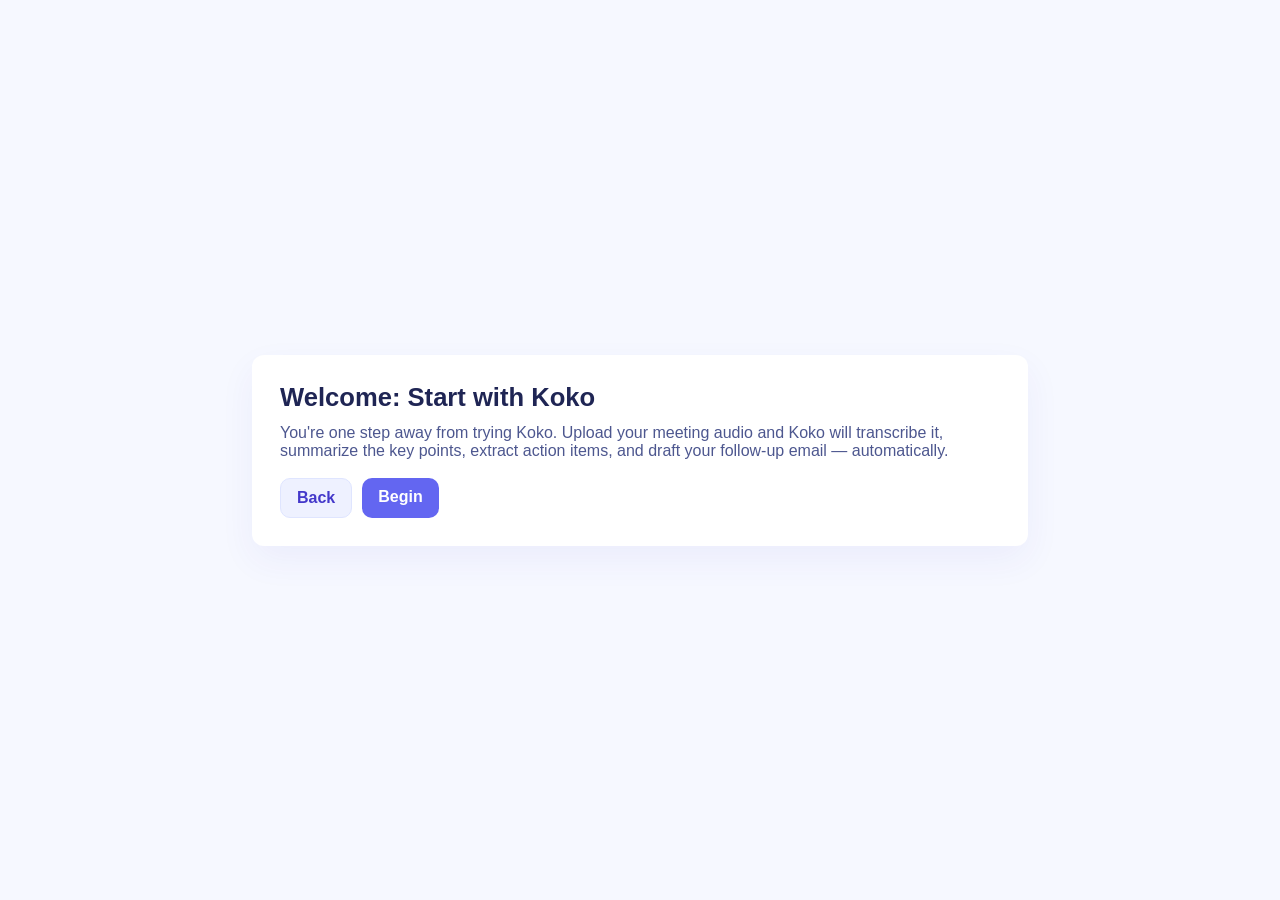
<file: frontend/koko-landing.html>
<!DOCTYPE html>
<html lang="en">
<head>
    <meta charset="UTF-8">
    <meta name="viewport" content="width=device-width, initial-scale=1.0">
    <title>Get Started — Koko</title>
    <style>
        body { font-family: -apple-system, BlinkMacSystemFont, "Segoe UI", Roboto, sans-serif; background: #f6f8ff; color:#1f2554; display:flex; align-items:center; justify-content:center; min-height:100vh; margin:0; }
        .card { background:#fff; border-radius:12px; padding:28px; box-shadow:0 14px 36px rgba(67,56,202,0.06); width:min(720px,92vw); text-align:left; }
        h1{margin:0 0 12px;font-size:1.6rem}
        p{color:#4d578f;margin:0 0 18px}
        .row{display:flex;gap:10px}
        .btn{border:0;padding:10px 16px;border-radius:10px;cursor:pointer;font-weight:700}
        .btn-primary{background:#6366f1;color:#fff}
        .btn-secondary{background:#eef1ff;color:#4338ca;border:1px solid #dfe5ff}
        a.btn {display:inline-block;text-decoration:none;text-align:center}
    </style>
</head>
<body>
    <div class="card">
        <h1>Welcome: Start with Koko</h1>
        <p>You're one step away from trying Koko. Upload your meeting audio and Koko will transcribe it, summarize the key points, extract action items, and draft your follow-up email — automatically.</p>
        <div class="row">
            <a href="koko.html" class="btn btn-secondary">Back</a>
            <a href="koko-app.html" class="btn btn-primary">Begin</a>
        </div>
    </div>
</body>
</html>
</file>
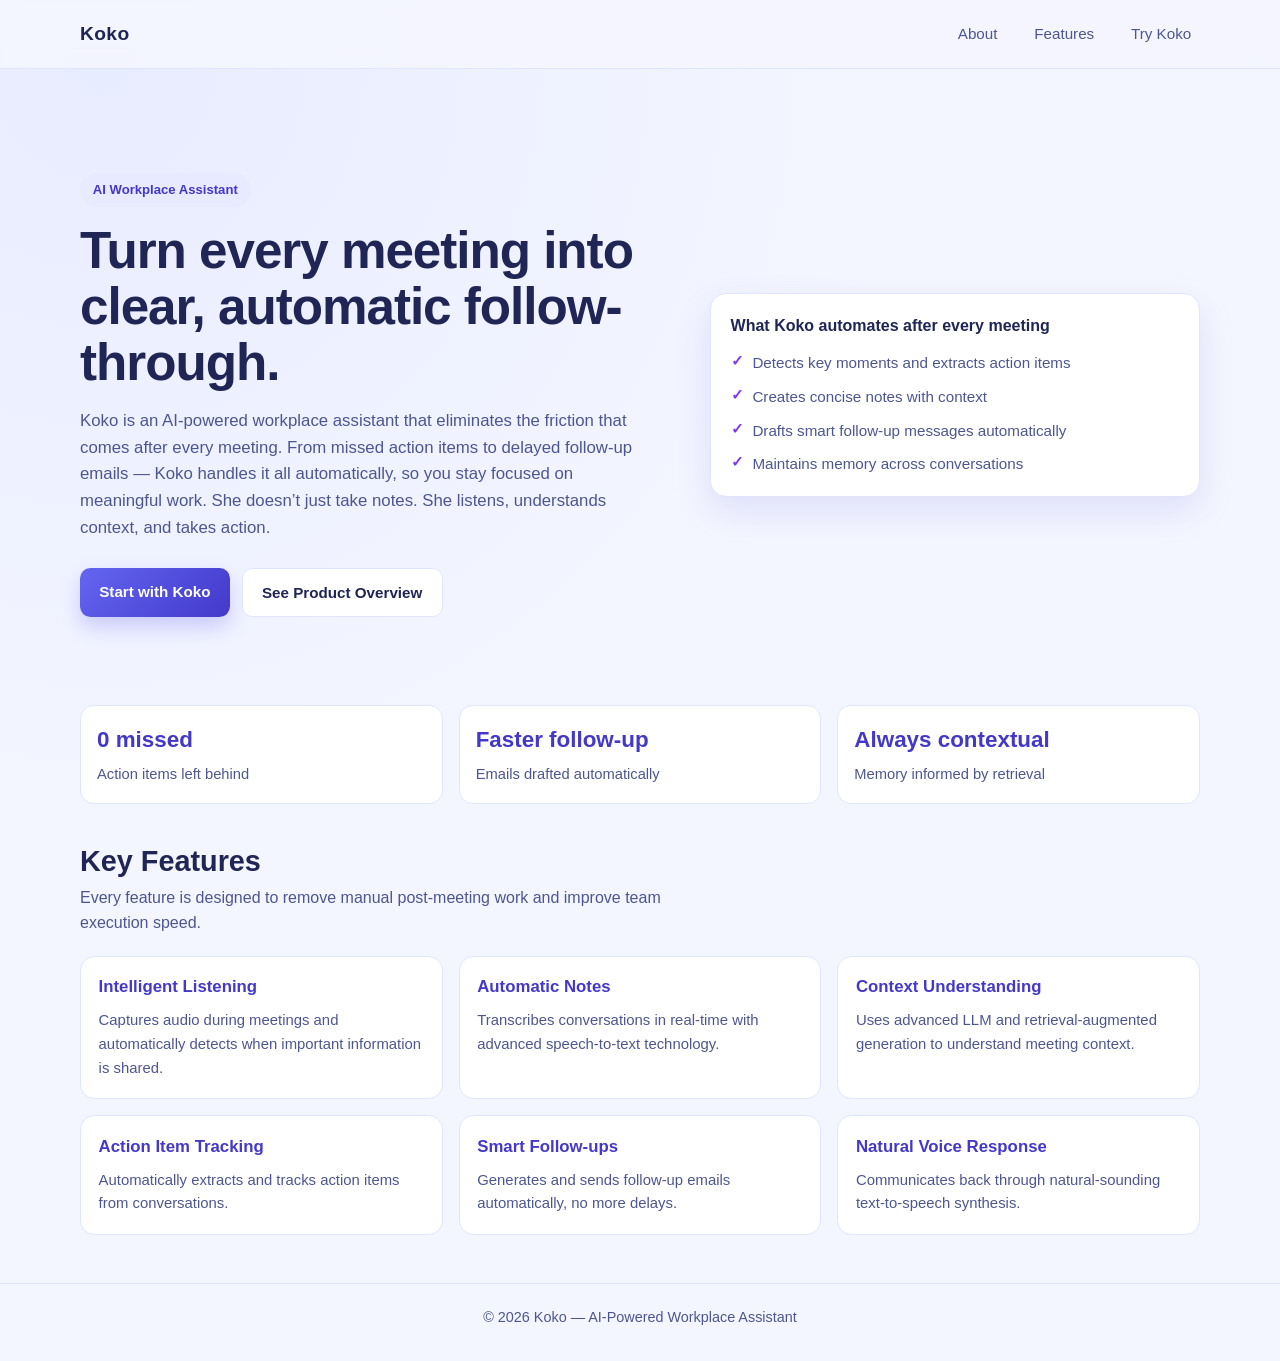
<file: frontend/koko.html>
<!DOCTYPE html>
<html lang="en">
<head>
    <meta charset="UTF-8">
    <meta name="viewport" content="width=device-width, initial-scale=1.0">
    <title>Koko - AI-Powered Workplace Assistant</title>
    <style>
        * {
            box-sizing: border-box;
            margin: 0;
            padding: 0;
        }

        :root {
            --primary: #6366f1;
            --primary-dark: #4338ca;
            --primary-soft: #e8eaff;
            --text-primary: #1f2554;
            --text-secondary: #4d578f;
            --bg-primary: #f4f6ff;
            --surface: #ffffff;
            --surface-soft: #eef1ff;
            --border: #dfe5ff;
            --success: #7c3aed;
            --shadow: 0 14px 36px rgba(67, 56, 202, 0.12);
        }

        body {
            font-family: -apple-system, BlinkMacSystemFont, "Segoe UI", "Roboto", "Oxygen", "Ubuntu", "Cantarell", sans-serif;
            color: var(--text-primary);
            background: radial-gradient(circle at 8% 5%, #e8ecff 0, #f4f6ff 45%), var(--bg-primary);
            line-height: 1.6;
        }

        html {
            scroll-behavior: smooth;
        }

        a {
            color: inherit;
            text-decoration: none;
        }

        .container {
            width: min(1120px, 92vw);
            margin: 0 auto;
        }

        .top-nav {
            position: sticky;
            top: 0;
            z-index: 10;
            backdrop-filter: blur(8px);
            background: rgba(244, 246, 255, 0.9);
            border-bottom: 1px solid var(--border);
        }

        .nav-inner {
            height: 68px;
            display: flex;
            align-items: center;
            justify-content: space-between;
        }

        .brand {
            font-size: 1.2rem;
            font-weight: 700;
            letter-spacing: 0.02em;
        }

        .nav-links {
            display: flex;
            gap: 1.2rem;
            color: var(--text-secondary);
            font-size: 0.95rem;
        }

        .nav-links a {
            padding: 0.35rem 0.55rem;
            border-radius: 0.45rem;
            transition: background-color 0.18s ease, color 0.18s ease;
        }

        .nav-links a:hover {
            background: var(--surface-soft);
            color: var(--text-primary);
        }

        .hero {
            padding: 4rem 0 3rem;
        }

        .hero-grid {
            display: grid;
            grid-template-columns: 1.1fr 0.9fr;
            gap: 2rem;
            align-items: center;
        }

        .pill {
            display: inline-flex;
            align-items: center;
            gap: 0.4rem;
            padding: 0.4rem 0.8rem;
            border-radius: 999px;
            background: var(--primary-soft);
            color: var(--primary-dark);
            font-size: 0.82rem;
            font-weight: 600;
            margin-bottom: 1rem;
        }

        h1 {
            font-size: clamp(2rem, 5vw, 3.2rem);
            line-height: 1.1;
            margin-bottom: 1rem;
            letter-spacing: -0.02em;
        }

        .hero p {
            color: var(--text-secondary);
            font-size: 1.05rem;
            max-width: 62ch;
        }

        .cta-row {
            margin-top: 1.6rem;
            display: flex;
            flex-wrap: wrap;
            gap: 0.75rem;
        }

        .btn {
            border: 0;
            padding: 0.78rem 1.2rem;
            border-radius: 0.65rem;
            cursor: pointer;
            font-weight: 600;
            font-size: 0.95rem;
            transition: transform 0.18s ease, box-shadow 0.18s ease, background-color 0.18s ease;
        }

        .btn-primary {
            background: linear-gradient(135deg, var(--primary) 0%, var(--primary-dark) 100%);
            color: #fff;
            box-shadow: 0 10px 20px rgba(99, 102, 241, 0.28);
        }

        .btn-primary:hover {
            transform: translateY(-1px);
            box-shadow: 0 12px 24px rgba(99, 102, 241, 0.34);
        }

        .btn-secondary {
            background: var(--surface);
            color: var(--text-primary);
            border: 1px solid var(--border);
        }

        .btn-secondary:hover {
            transform: translateY(-1px);
            background: var(--surface-soft);
        }

        .brand:focus-visible,
        .nav-links a:focus-visible,
        .btn:focus-visible {
            outline: 3px solid rgba(99, 102, 241, 0.35);
            outline-offset: 2px;
        }

        .hero-card {
            background: var(--surface);
            border: 1px solid var(--border);
            border-radius: 1rem;
            padding: 1.2rem;
            box-shadow: var(--shadow);
        }

        .hero-card h3 {
            font-size: 1rem;
            margin-bottom: 0.75rem;
        }

        .check-list {
            list-style: none;
            display: grid;
            gap: 0.6rem;
            color: var(--text-secondary);
            font-size: 0.95rem;
        }

        .check-list li {
            display: flex;
            gap: 0.55rem;
            align-items: flex-start;
        }

        .check-list span {
            color: var(--success);
            font-weight: 700;
            line-height: 1.3;
        }

        section {
            margin: 2.5rem 0;
        }

        .section-header {
            margin-bottom: 1.25rem;
        }

        .section-header h2 {
            font-size: 1.8rem;
            line-height: 1.2;
            margin-bottom: 0.4rem;
        }

        .section-header p {
            color: var(--text-secondary);
            max-width: 70ch;
        }

        .stats {
            display: grid;
            grid-template-columns: repeat(3, minmax(0, 1fr));
            gap: 1rem;
        }

        .stat {
            background: var(--surface);
            border: 1px solid var(--border);
            border-radius: 0.85rem;
            padding: 1rem;
        }

        .stat strong {
            display: block;
            font-size: 1.4rem;
            color: var(--primary-dark);
            margin-bottom: 0.2rem;
        }

        .stat span {
            color: var(--text-secondary);
            font-size: 0.92rem;
        }

        .features {
            display: grid;
            grid-template-columns: repeat(3, minmax(0, 1fr));
            gap: 1rem;
        }

        .feature-card {
            background: var(--surface);
            border: 1px solid var(--border);
            border-radius: 0.9rem;
            padding: 1.1rem;
            transition: transform 0.2s ease, box-shadow 0.2s ease;
        }

        .feature-card:hover {
            transform: translateY(-3px);
            box-shadow: 0 10px 24px rgba(17, 24, 39, 0.07);
        }

        .feature-card h3 {
            color: var(--primary-dark);
            margin-bottom: 0.5rem;
            font-size: 1.05rem;
        }

        .feature-card p {
            color: var(--text-secondary);
            font-size: 0.93rem;
        }

        .tech-grid {
            display: grid;
            grid-template-columns: repeat(2, minmax(0, 1fr));
            gap: 0.9rem;
        }

        .tech-category {
            display: flex;
            justify-content: space-between;
            align-items: center;
            gap: 1rem;
            padding: 0.9rem 1rem;
            border: 1px solid var(--border);
            border-radius: 0.75rem;
            background: var(--surface);
            transition: transform 0.18s ease, box-shadow 0.18s ease;
        }

        .tech-category:hover {
            transform: translateY(-2px);
            box-shadow: 0 8px 18px rgba(17, 24, 39, 0.06);
        }

        .tech-category h4 {
            color: var(--text-secondary);
            font-size: 0.85rem;
            text-transform: uppercase;
            letter-spacing: 0.04em;
            font-weight: 600;
        }

        .tech-category p {
            color: var(--text-primary);
            font-size: 0.95rem;
            font-weight: 600;
            text-align: right;
        }

        footer {
            margin-top: 3rem;
            border-top: 1px solid var(--border);
            padding: 1.4rem 0 2rem;
            text-align: center;
            color: var(--text-secondary);
            font-size: 0.9rem;
        }

        @media (prefers-reduced-motion: reduce) {
            html {
                scroll-behavior: auto;
            }

            *,
            *::before,
            *::after {
                animation-duration: 0.01ms !important;
                animation-iteration-count: 1 !important;
                transition-duration: 0.01ms !important;
                scroll-behavior: auto !important;
            }
        }

        @media (max-width: 768px) {
            .nav-inner {
                height: 60px;
            }

            .nav-links {
                display: none;
            }

            .hero {
                padding-top: 2rem;
            }

            .hero-grid,
            .features,
            .tech-grid,
            .stats {
                grid-template-columns: 1fr;
            }

            .tech-category {
                flex-direction: column;
                align-items: flex-start;
            }

            .tech-category p {
                text-align: left;
            }
        }
    </style>
</head>
<body>
    <nav class="top-nav">
        <div class="container nav-inner">
            <a href="#" class="brand">Koko</a>
            <div class="nav-links">
                <a href="#about">About</a>
                <a href="#features">Features</a>
                <a href="koko-app.html">Try Koko</a>
            
            </div>
        </div>
    </nav>

    <main class="container">
        <section class="hero" id="about">
            <div class="hero-grid">
                <div>
                    <span class="pill">AI Workplace Assistant</span>
                    <h1>Turn every meeting into clear, automatic follow-through.</h1>
                    <p>
                        Koko is an AI-powered workplace assistant that eliminates the friction that comes after every meeting.
                        From missed action items to delayed follow-up emails — Koko handles it all automatically, so you stay focused on meaningful work.
                        She doesn’t just take notes. She listens, understands context, and takes action.
                    </p>
                    <div class="cta-row">
                        <a href="koko-landing.html" class="btn btn-primary" role="button">Start with Koko</a>
                        <button class="btn btn-secondary">See Product Overview</button>
                    </div>
                </div>

                <aside class="hero-card" aria-label="Koko summary card">
                    <h3>What Koko automates after every meeting</h3>
                    <ul class="check-list">
                        <li><span>✓</span> Detects key moments and extracts action items</li>
                        <li><span>✓</span> Creates concise notes with context</li>
                        <li><span>✓</span> Drafts smart follow-up messages automatically</li>
                        <li><span>✓</span> Maintains memory across conversations</li>
                    </ul>
                </aside>
            </div>
        </section>

        <section>
            <div class="stats">
                <div class="stat">
                    <strong>0 missed</strong>
                    <span>Action items left behind</span>
                </div>
                <div class="stat">
                    <strong>Faster follow-up</strong>
                    <span>Emails drafted automatically</span>
                </div>
                <div class="stat">
                    <strong>Always contextual</strong>
                    <span>Memory informed by retrieval</span>
                </div>
            </div>
        </section>

        <section id="features">
            <div class="section-header">
                <h2>Key Features</h2>
                <p>Every feature is designed to remove manual post-meeting work and improve team execution speed.</p>
            </div>
            <div class="features">
                <div class="feature-card">
                    <h3>Intelligent Listening</h3>
                    <p>Captures audio during meetings and automatically detects when important information is shared.</p>
                </div>
                <div class="feature-card">
                    <h3>Automatic Notes</h3>
                    <p>Transcribes conversations in real-time with advanced speech-to-text technology.</p>
                </div>
                <div class="feature-card">
                    <h3>Context Understanding</h3>
                    <p>Uses advanced LLM and retrieval-augmented generation to understand meeting context.</p>
                </div>
                <div class="feature-card">
                    <h3>Action Item Tracking</h3>
                    <p>Automatically extracts and tracks action items from conversations.</p>
                </div>
                <div class="feature-card">
                    <h3>Smart Follow-ups</h3>
                    <p>Generates and sends follow-up emails automatically, no more delays.</p>
                </div>
                <div class="feature-card">
                    <h3>Natural Voice Response</h3>
                    <p>Communicates back through natural-sounding text-to-speech synthesis.</p>
                </div>
            </div>
        </section>

        
    </main>

    <footer>
        <div class="container">
            <p>&copy; 2026 Koko — AI-Powered Workplace Assistant</p>
        </div>
    </footer>
</body>
</html>
</file>
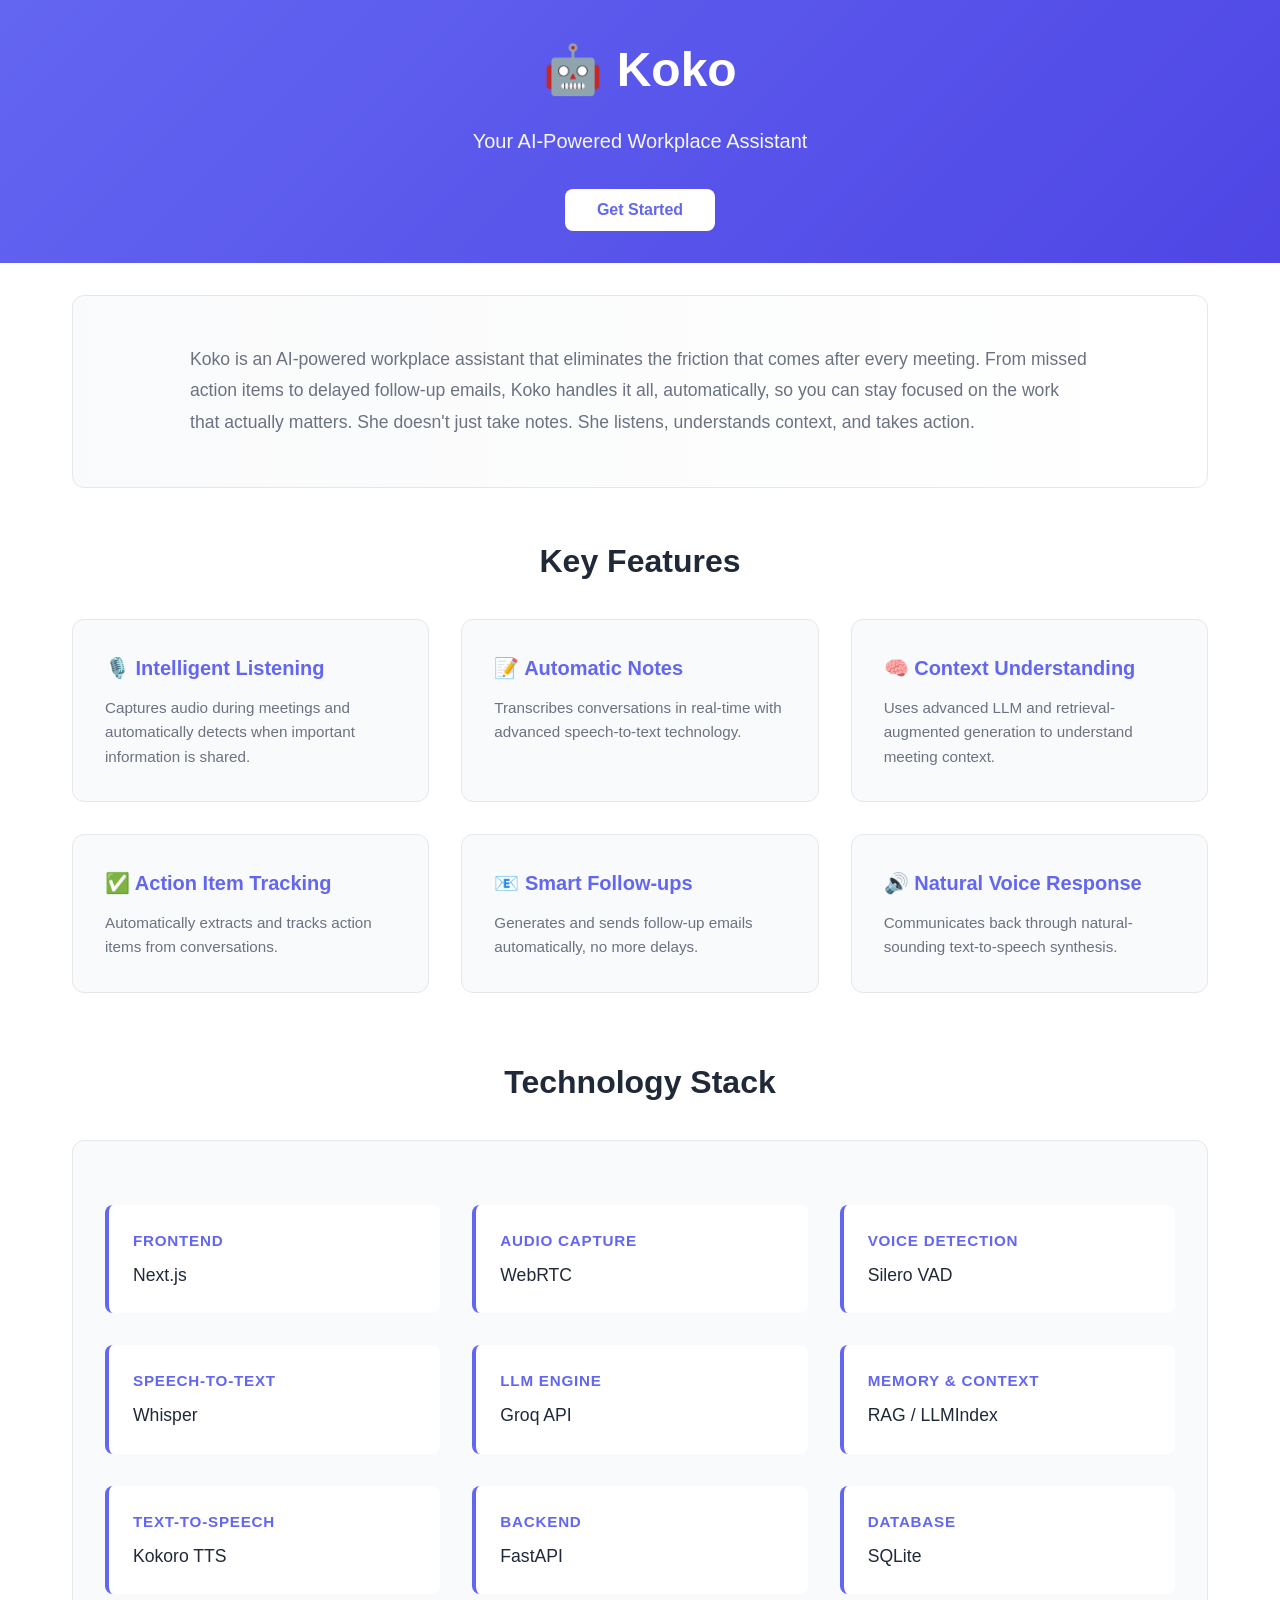
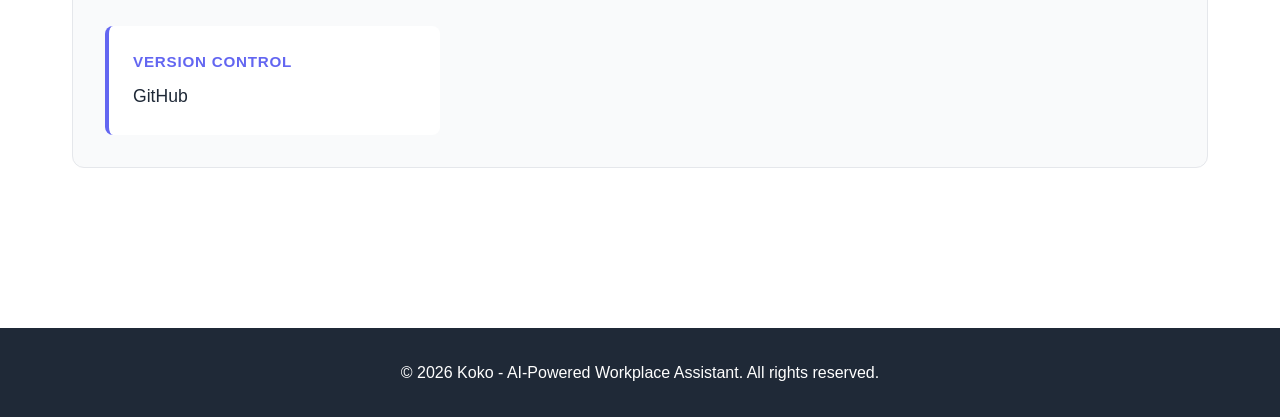
<file: frontend/project.html>
<!DOCTYPE html>
<html lang="en">
<head>
    <meta charset="UTF-8">
    <meta name="viewport" content="width=device-width, initial-scale=1.0">
    <title>Koko: AI-Powered Workplace Assistant</title>
    <style>
        * {
            box-sizing: border-box;
            margin: 0;
            padding: 0;
        }

        :root {
            --primary: #6366f1;
            --primary-dark: #4f46e5;
            --text-primary: #1f2937;
            --text-secondary: #6b7280;
            --bg-primary: #ffffff;
            --bg-secondary: #f9fafb;
            --border: #e5e7eb;
        }

        body {
            font-family: -apple-system, BlinkMacSystemFont, "Segoe UI", "Roboto", "Oxygen", "Ubuntu", "Cantarell", sans-serif;
            color: var(--text-primary);
            background-color: var(--bg-primary);
            line-height: 1.6;
        }

        header {
            background: linear-gradient(135deg, var(--primary) 0%, var(--primary-dark) 100%);
            color: white;
            padding: 2rem;
            text-align: center;
        }

        header h1 {
            font-size: 3rem;
            margin-bottom: 1rem;
            font-weight: 700;
        }

        .tagline {
            font-size: 1.25rem;
            opacity: 0.95;
            margin-bottom: 2rem;
            max-width: 800px;
            margin-left: auto;
            margin-right: auto;
        }

        .cta-button {
            display: inline-block;
            background-color: white;
            color: var(--primary);
            padding: 0.75rem 2rem;
            border-radius: 0.5rem;
            text-decoration: none;
            font-weight: 600;
            transition: background-color 0.3s ease;
            border: none;
            cursor: pointer;
            font-size: 1rem;
        }

        .cta-button:hover {
            background-color: var(--bg-secondary);
        }

        .container {
            max-width: 1200px;
            margin: 0 auto;
            padding: 2rem;
        }

        section {
            margin-bottom: 4rem;
        }

        h2 {
            font-size: 2rem;
            margin-bottom: 2rem;
            color: var(--text-primary);
            text-align: center;
        }

        .features {
            display: grid;
            grid-template-columns: repeat(auto-fit, minmax(300px, 1fr));
            gap: 2rem;
            margin-bottom: 3rem;
        }

        .feature-card {
            background: var(--bg-secondary);
            padding: 2rem;
            border-radius: 0.75rem;
            border: 1px solid var(--border);
            transition: transform 0.3s ease, box-shadow 0.3s ease;
        }

        .feature-card:hover {
            transform: translateY(-5px);
            box-shadow: 0 10px 25px rgba(0, 0, 0, 0.1);
        }

        .feature-card h3 {
            color: var(--primary);
            margin-bottom: 0.75rem;
            font-size: 1.25rem;
        }

        .feature-card p {
            color: var(--text-secondary);
            font-size: 0.95rem;
        }

        .tech-stack {
            background: var(--bg-secondary);
            padding: 2rem;
            border-radius: 0.75rem;
            border: 1px solid var(--border);
        }

        .tech-grid {
            display: grid;
            grid-template-columns: repeat(auto-fit, minmax(250px, 1fr));
            gap: 2rem;
            margin-top: 2rem;
        }

        .tech-category {
            padding: 1.5rem;
            background: white;
            border-radius: 0.5rem;
            border-left: 4px solid var(--primary);
        }

        .tech-category h4 {
            color: var(--primary);
            margin-bottom: 0.5rem;
            font-size: 0.95rem;
            text-transform: uppercase;
            letter-spacing: 0.05em;
        }

        .tech-category p {
            color: var(--text-primary);
            font-weight: 500;
            font-size: 1.1rem;
        }

        footer {
            background-color: var(--text-primary);
            color: white;
            text-align: center;
            padding: 2rem;
            margin-top: 4rem;
        }

        .intro-section {
            background: linear-gradient(to right, var(--bg-secondary), white);
            padding: 3rem;
            border-radius: 0.75rem;
            margin-bottom: 3rem;
            border: 1px solid var(--border);
        }

        .intro-section p {
            font-size: 1.1rem;
            color: var(--text-secondary);
            line-height: 1.8;
            max-width: 900px;
            margin: 0 auto;
        }

        @media (max-width: 768px) {
            header h1 {
                font-size: 2rem;
            }

            .container {
                padding: 1rem;
            }

            section {
                margin-bottom: 2rem;
            }
        }
    </style>
</head>
<body>
    <header>
        <h1>🤖 Koko</h1>
        <p class="tagline">Your AI-Powered Workplace Assistant</p>
        <button class="cta-button">Get Started</button>
    </header>

    <main class="container">
        <section class="intro-section">
            <p>
                Koko is an AI-powered workplace assistant that eliminates the friction that comes after every meeting.
                From missed action items to delayed follow-up emails, Koko handles it all, automatically, so you can stay
                focused on the work that actually matters. She doesn't just take notes. She listens, understands context,
                and takes action.
            </p>
        </section>

        <section>
            <h2>Key Features</h2>
            <div class="features">
                <div class="feature-card">
                    <h3>🎙️ Intelligent Listening</h3>
                    <p>Captures audio during meetings and automatically detects when important information is shared.</p>
                </div>
                <div class="feature-card">
                    <h3>📝 Automatic Notes</h3>
                    <p>Transcribes conversations in real-time with advanced speech-to-text technology.</p>
                </div>
                <div class="feature-card">
                    <h3>🧠 Context Understanding</h3>
                    <p>Uses advanced LLM and retrieval-augmented generation to understand meeting context.</p>
                </div>
                <div class="feature-card">
                    <h3>✅ Action Item Tracking</h3>
                    <p>Automatically extracts and tracks action items from conversations.</p>
                </div>
                <div class="feature-card">
                    <h3>📧 Smart Follow-ups</h3>
                    <p>Generates and sends follow-up emails automatically, no more delays.</p>
                </div>
                <div class="feature-card">
                    <h3>🔊 Natural Voice Response</h3>
                    <p>Communicates back through natural-sounding text-to-speech synthesis.</p>
                </div>
            </div>
        </section>

        <section>
            <h2>Technology Stack</h2>
            <div class="tech-stack">
                <div class="tech-grid">
                    <div class="tech-category">
                        <h4>Frontend</h4>
                        <p>Next.js</p>
                    </div>
                    <div class="tech-category">
                        <h4>Audio Capture</h4>
                        <p>WebRTC</p>
                    </div>
                    <div class="tech-category">
                        <h4>Voice Detection</h4>
                        <p>Silero VAD</p>
                    </div>
                    <div class="tech-category">
                        <h4>Speech-to-Text</h4>
                        <p>Whisper</p>
                    </div>
                    <div class="tech-category">
                        <h4>LLM Engine</h4>
                        <p>Groq API</p>
                    </div>
                    <div class="tech-category">
                        <h4>Memory & Context</h4>
                        <p>RAG / LLMIndex</p>
                    </div>
                    <div class="tech-category">
                        <h4>Text-to-Speech</h4>
                        <p>Kokoro TTS</p>
                    </div>
                    <div class="tech-category">
                        <h4>Backend</h4>
                        <p>FastAPI</p>
                    </div>
                    <div class="tech-category">
                        <h4>Database</h4>
                        <p>SQLite</p>
                    </div>
                    <div class="tech-category">
                        <h4>Version Control</h4>
                        <p>GitHub</p>
                    </div>
                </div>
            </div>
        </section>
    </main>

    <footer>
        <p>&copy; 2026 Koko - AI-Powered Workplace Assistant. All rights reserved.</p>
    </footer>
</body>
</html>
</file>
<file: frontend/koko-app.css>
*,*::before,*::after{box-sizing:border-box;margin:0;padding:0}
:root{
  --ink:#0e0f1a;
  --ink2:#3d3f5c;
  --ink3:#7b7fa8;
  --surface:#ffffff;
  --surface2:#f4f5fb;
  --surface3:#eaecf8;
  --accent:#5b5ef4;
  --accent2:#8b8df8;
  --accent-glow:rgba(91,94,244,0.18);
  --border:#dfe2f5;
  --success:#22c55e;
  --radius:14px;
  --shadow:0 8px 32px rgba(14,15,26,0.08);
}
body{font-family:'DM Sans',sans-serif;background:var(--surface2);color:var(--ink);min-height:100vh}

/* NAV */
nav{
  position:sticky;top:0;z-index:50;
  background:rgba(244,245,251,0.85);
  backdrop-filter:blur(12px);
  border-bottom:1px solid var(--border);
  padding:0 2rem;
  height:64px;display:flex;align-items:center;justify-content:space-between;
}
.nav-brand{font-family:'Syne',sans-serif;font-weight:800;font-size:1.25rem;color:var(--ink);text-decoration:none}
.nav-links{display:flex;gap:0.5rem}
.nav-links a{
  font-size:0.9rem;color:var(--ink2);text-decoration:none;
  padding:0.4rem 0.8rem;border-radius:8px;
  transition:background 0.15s,color 0.15s;
}
.nav-links a:hover{background:var(--surface3);color:var(--ink)}
.nav-links a.active{background:var(--accent);color:#fff}

/* LAYOUT */
.page{max-width:900px;margin:0 auto;padding:2.5rem 1.5rem 4rem}

/* HERO */
.page-hero{margin-bottom:2.5rem}
.page-hero .eyebrow{
  display:inline-flex;align-items:center;gap:0.4rem;
  font-size:0.8rem;font-weight:600;letter-spacing:0.08em;text-transform:uppercase;
  color:var(--accent);background:rgba(91,94,244,0.08);
  padding:0.3rem 0.75rem;border-radius:999px;margin-bottom:0.75rem;
}
.page-hero h1{
  font-family:'Syne',sans-serif;font-size:clamp(1.8rem,4vw,2.6rem);
  font-weight:800;line-height:1.1;letter-spacing:-0.02em;color:var(--ink);
  margin-bottom:0.6rem;
}
.page-hero p{color:var(--ink2);font-size:1.05rem;max-width:55ch}

/* UPLOAD CARD */
.upload-card{
  background:var(--surface);border:1.5px dashed var(--border);
  border-radius:var(--radius);padding:2.5rem;
  transition:border-color 0.2s,background 0.2s;
  cursor:pointer;position:relative;
  margin-bottom:1.25rem;
}
.upload-card:hover,.upload-card.dragover{
  border-color:var(--accent);background:rgba(91,94,244,0.03);
}
.upload-inner{display:flex;flex-direction:column;align-items:center;gap:0.75rem;text-align:center}
.upload-icon{
  width:56px;height:56px;border-radius:14px;
  background:rgba(91,94,244,0.1);
  display:flex;align-items:center;justify-content:center;
  font-size:1.6rem;
}
.upload-inner h3{font-family:'Syne',sans-serif;font-size:1.1rem;font-weight:700;color:var(--ink)}
.upload-inner p{color:var(--ink3);font-size:0.9rem}
.upload-inner .formats{
  display:flex;gap:0.4rem;flex-wrap:wrap;justify-content:center;
}
.format-tag{
  font-size:0.75rem;font-weight:600;
  padding:0.2rem 0.5rem;border-radius:5px;
  background:var(--surface3);color:var(--ink2);
}
#fileInput{display:none}
.file-chosen{
  display:none;align-items:center;gap:0.75rem;
  background:rgba(91,94,244,0.06);border:1px solid var(--accent);
  border-radius:10px;padding:0.75rem 1rem;margin-top:0.5rem;width:100%;
}
.file-chosen .file-icon{font-size:1.4rem}
.file-chosen .file-name{font-weight:600;font-size:0.95rem;color:var(--ink)}
.file-chosen .file-size{font-size:0.82rem;color:var(--ink3)}
.file-chosen .remove-btn{
  margin-left:auto;background:none;border:none;
  color:var(--ink3);cursor:pointer;font-size:1.1rem;
  padding:0.2rem;border-radius:5px;
  transition:color 0.15s;
}
.file-chosen .remove-btn:hover{color:#ef4444}

/* PROCESS BTN */
.process-btn{
  width:auto;min-width:240px;
  padding:1rem 2.25rem;
  background:linear-gradient(135deg,var(--accent) 0%,#4347e8 100%);
  color:#fff;border:none;border-radius:var(--radius);
  font-family:'Syne',sans-serif;font-weight:700;font-size:1rem;
  cursor:pointer;letter-spacing:0.01em;
  box-shadow:0 8px 24px rgba(91,94,244,0.3);
  transition:transform 0.15s,box-shadow 0.15s,opacity 0.15s;
  display:flex;align-items:center;justify-content:center;gap:0.5rem;
  margin:0 auto;
}
.process-btn:hover:not(:disabled){transform:translateY(-1px);box-shadow:0 12px 28px rgba(91,94,244,0.38)}
.process-btn:disabled{opacity:0.55;cursor:not-allowed;transform:none}

/* LOADING */
.loading-state{display:none;text-align:center;padding:3rem 2rem}
.spinner{
  width:44px;height:44px;border-radius:50%;
  border:3px solid var(--surface3);
  border-top-color:var(--accent);
  animation:spin 0.8s linear infinite;
  margin:0 auto 1rem;
}
@keyframes spin{to{transform:rotate(360deg)}}
.loading-state p{color:var(--ink2);font-size:0.95rem}
.loading-steps{display:flex;flex-direction:column;gap:0.5rem;margin-top:1.25rem;text-align:left;max-width:280px;margin-left:auto;margin-right:auto}
.loading-step{
  display:flex;align-items:center;gap:0.6rem;
  font-size:0.88rem;color:var(--ink3);
  transition:color 0.3s;
}
.loading-step.active{color:var(--accent);font-weight:500}
.loading-step.done{color:var(--success)}
.step-dot{
  width:8px;height:8px;border-radius:50%;
  background:var(--border);flex-shrink:0;
  transition:background 0.3s;
}
.loading-step.active .step-dot{background:var(--accent)}
.loading-step.done .step-dot{background:var(--success)}

/* RESULTS */
.results{display:none;margin-top:2rem}
.results-header{
  display:flex;align-items:center;justify-content:space-between;
  margin-bottom:1.5rem;flex-wrap:wrap;gap:0.75rem;
}
.results-header h2{
  font-family:'Syne',sans-serif;font-size:1.4rem;font-weight:800;color:var(--ink)
}
.success-badge{
  display:inline-flex;align-items:center;gap:0.4rem;
  font-size:0.82rem;font-weight:600;
  color:var(--success);background:rgba(34,197,94,0.1);
  padding:0.3rem 0.75rem;border-radius:999px;
}

.result-tabs{
  display:flex;gap:0.4rem;border-bottom:2px solid var(--border);
  margin-bottom:1.5rem;overflow-x:auto;
}
.tab-btn{
  background:none;border:none;cursor:pointer;
  font-family:'DM Sans',sans-serif;font-size:0.9rem;font-weight:500;
  color:var(--ink3);padding:0.6rem 1rem;
  border-bottom:2px solid transparent;margin-bottom:-2px;
  transition:color 0.15s,border-color 0.15s;white-space:nowrap;
}
.tab-btn.active{color:var(--accent);border-bottom-color:var(--accent);font-weight:600}
.tab-btn:hover:not(.active){color:var(--ink2)}

.tab-panel{display:none}
.tab-panel.active{display:block}

.result-box{
  background:var(--surface);border:1px solid var(--border);
  border-radius:var(--radius);overflow:hidden;
}
.result-box-header{
  display:flex;align-items:center;justify-content:space-between;
  padding:0.9rem 1.1rem;border-bottom:1px solid var(--border);
  background:var(--surface2);
}
.result-box-header span{font-size:0.85rem;font-weight:600;color:var(--ink2)}
.copy-btn{
  background:none;border:1px solid var(--border);border-radius:7px;
  padding:0.3rem 0.7rem;font-size:0.8rem;font-weight:500;
  color:var(--ink3);cursor:pointer;
  transition:background 0.15s,color 0.15s;display:flex;align-items:center;gap:0.3rem;
}
.copy-btn:hover{background:var(--surface3);color:var(--ink)}
.copy-btn.copied{color:var(--success);border-color:var(--success)}
.result-content{
  padding:1.25rem;font-size:0.93rem;line-height:1.75;
  color:var(--ink2);white-space:pre-wrap;max-height:400px;overflow-y:auto;
}

/* RESET */
.reset-btn{
  background:none;border:1px solid var(--border);
  border-radius:var(--radius);padding:0.7rem 1.2rem;
  font-family:'Syne',sans-serif;font-weight:600;font-size:0.9rem;
  color:var(--ink2);cursor:pointer;
  transition:background 0.15s,color 0.15s;margin-top:1.5rem;
}
.reset-btn:hover{background:var(--surface3);color:var(--ink)}

/* ERROR — fixed: only one display property now */
.error-box{
  display:none;
  background:rgba(239,68,68,0.06);
  border:1px solid rgba(239,68,68,0.25);
  border-radius:var(--radius);padding:1rem 1.25rem;
  color:#dc2626;font-size:0.9rem;margin-top:1rem;
  align-items:flex-start;gap:0.6rem;
}
.error-box.visible{display:flex}

@media(max-width:600px){
  nav{padding:0 1rem}
  .page{padding:1.5rem 1rem 3rem}
  .upload-card{padding:1.75rem 1.25rem}
}
</file>
